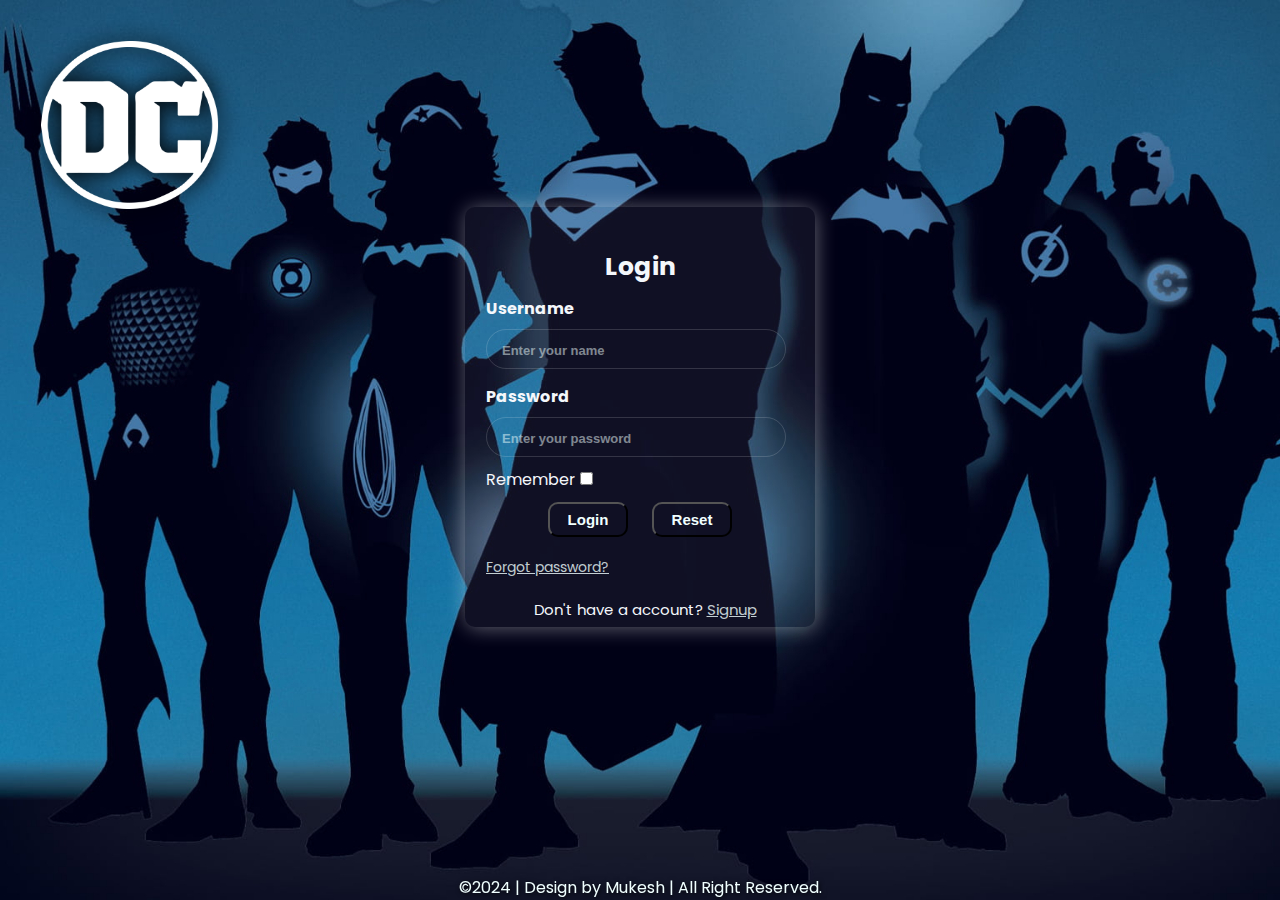
<file: index.html>
<!DOCTYPE html>
<html lang="en">

<head>
    <meta charset="UTF-8">
    <meta name="viewport" content="width=device-width, initial-scale=1.0">
    <title>DC Login</title>
    <link rel="stylesheet" href="DCstyle.css">
    <link rel="icon" href="AssetsDC/Dc/DC-Comics-Logo-PNG-File.png">
</head>

<body>
    <header>
        <div class="">
            <nav class="DClogo">
                <a href=""><img src="AssetsDC/Dc/DC-Comics-Logo-PNG-File.png" alt=""></a>
            </nav>
        </div>
    </header>
    <main>
        <div style="border: 1px solid transparent; background-color:rgba(255, 255, 255, 0.062); width: 350px; height: 420px; padding:30px 0px; margin: auto; border-radius: 10px; font-size: medium; align-items: center; color: rgba(244,247,251,255); box-shadow: 1px 1px 20px rgba(255, 255, 255, 0.39);">
            <form action="DC0 home.html" style="padding: 10px; margin-bottom: 20px; border-radius: 5px; font-size: medium;" class="login">
                <h2 style="text-align: center; font-size: 25px; padding-bottom: 10px;">Login</h2>
                <p style="text-align: left; padding-left: 10px; padding-bottom: 8px; font-size: medium; font-weight: bolder;">
                    <label for="">Username</label></p>
                    <p style="text-align: left; padding-left: 10px; padding-bottom: 15px"><input type="text" maxlength="20" size="33" placeholder="Enter your name" required style= "padding: 2px 15px; border: 1px solid rgba(255, 255, 255, 0.151); border-radius: 40px; font-size: 15px; width: 300px; height: 40px; background-color: rgba(255, 255, 255, 0);"/>
            </p>
                <p style="text-align: left; padding-left: 10px; padding-bottom: 8px; font-size: medium; font-weight: bolder;">
                    <label sfor="">Password</label></p>
                <p style="text-align: left; padding-left: 10px; padding-bottom: 10px"><input type="password" maxlength="12" placeholder="Enter your password" required style="padding: 2px 15px; border: 1px solid rgba(255, 255, 255, 0.151); border-radius: 40px; font-size: 15px; width: 300px; height: 40px; background-color: rgba(255, 255, 255, 0);"/>
            </p>
            <p style="text-align: left; padding-left: 10px; font-size: medium;">
                <label for="">Remember</label>
                <input type="checkbox" name="Remember">
            </p>
                <p style="text-align: center; padding-top: 10px; margin-bottom: 10px;">
                    <input type="submit" value="Login" style="width: 80px; height: 35px; margin-right: 20px; color: azure; background-color: rgba(255, 255, 255, 0); border-radius: 10px; font-weight: bolder; cursor: pointer; font-size: 15px;"/>
                    <!-- <button style="width: 80px; height: 35px; border: 1px solid black; padding: 8px 22px; border-radius: 10px; font-weight: bold; margin-right: 20px; background-color: rgba(255, 255, 255, 0);"><a style="text-decoration: none; color: azure;" href="/DC0 home.html">Login</a></button> -->
                <input type="Reset" style="width: 80px; height: 35px; color: azure; background-color: rgba(255, 255, 255, 0); border-radius: 10px; font-weight: bolder; cursor: pointer; font-size: 15px;"/>
              </p>
             <p style="text-align: left; padding-left: 10px; padding-bottom: 20px; padding-top: 10px; font-size: 14px;"><a style="text-decoration: underline; color: rgba(240, 255, 255, 0.801);" href="/DC00 Forgot.html">Forgot password?</a></p>   
             <p style="text-align: center; padding-left: 10px; font-size: 15px;">Don't have a account? <a style="text-decoration: underline; color: rgba(240, 255, 255, 0.801);" href="/DC00 Signup.html">Signup</a></p>
        </form>
    
        </div>
    </main>
    <footer class="main">
        <p>&copy2024 | Design by Mukesh | All Right Reserved.</p>
    </footer>
</body>


</html>
</file>
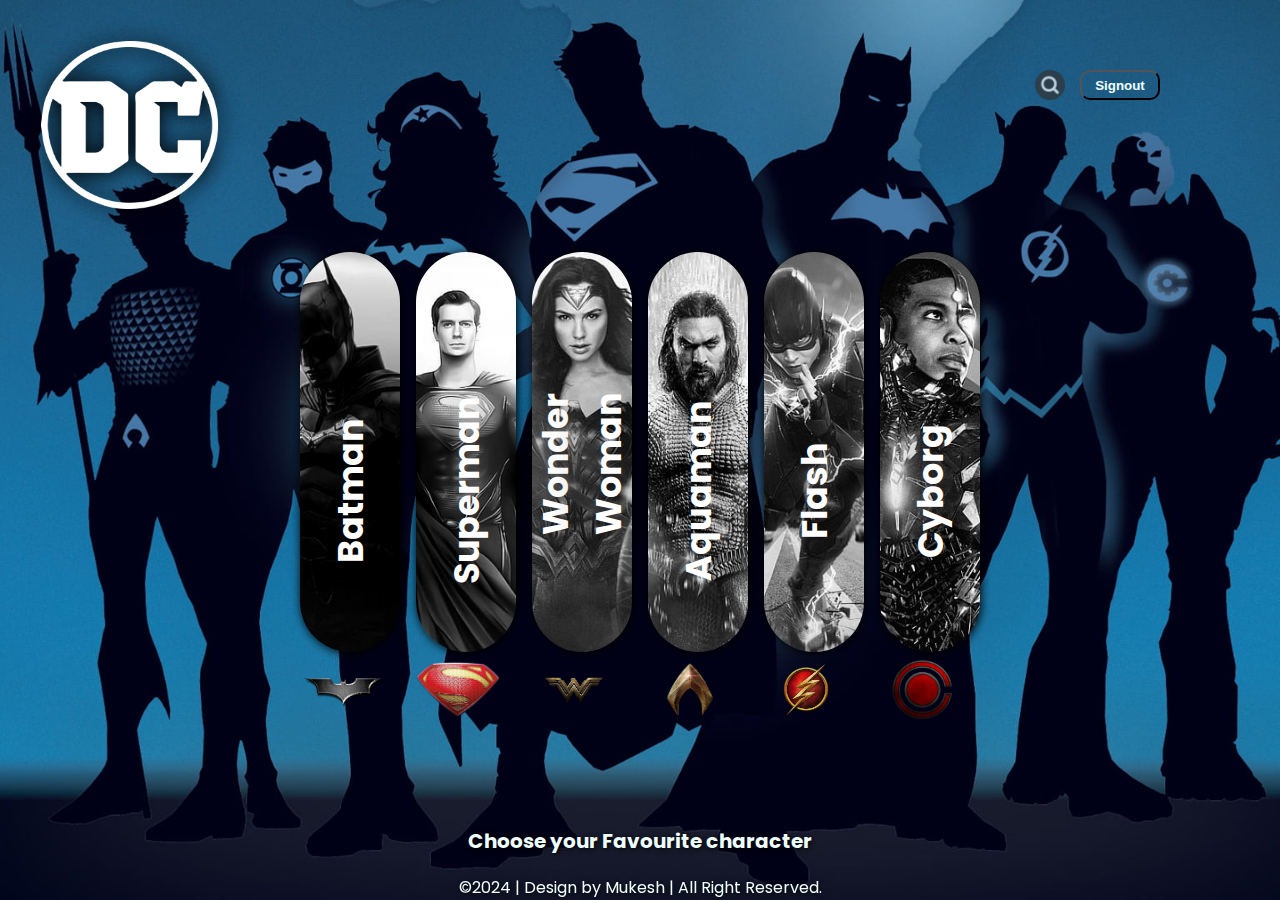
<file: DC0 home.html>
<!DOCTYPE html>
<html lang="en">

<head>
    <meta charset="UTF-8">
    <meta name="viewport" content="width=device-width, initial-scale=1.0">
    <title>DC Home</title>
    <link rel="stylesheet" href="/DCstyle.css">
    <link rel="icon" href="/AssetsDC/Dc/DC-Comics-Logo-PNG-File.png">
</head>

<body>
    <header>
        <div class="">
            <nav class="DClogo">
                <a href=""><img src="/AssetsDC/Dc/DC-Comics-Logo-PNG-File.png" alt=""></a>
            </nav>
            <div class="maininfo" style="display: flex;">
                <a style="padding-right: 15px;" href=""><img src="/AssetsDC/glass.png" alt="search" width="30" height="30"></a>
                <form action="/DC00 login.html"><input type="submit" value="Signout" style="width: 80px; height: 30px; margin-right: 20px; color: azure; background-color: rgba(255, 253, 253, 0); border-radius: 10px; font-weight: bold; cursor: pointer;"/></form>
                
            </div>
        </div>
    </header>
    <main>
        <div class="mainmenu">
            <ul class="DC">
                <li><div class="photo"><a href="/DC1 Batman.html"><img src="/AssetsDC/Dc/HD-wallpaper-2022-the-batman-movie-the-batman-batman-superheroes-movies-2022-movies.jpg" alt=""><h2>Batman</h2></a></div><div class="log"><img src="/AssetsDC/batman-icon.png" alt=""></div></li>
                <li><div class="photo"><a href="/DC2 Superman.html"><img src="/AssetsDC/Dc/HD-wallpaper-black-superman-suit-henry-cavill-superman-superheroes-artwork-artist.jpg" alt=""><h2>Superman</h2></a></div><div class="log"><img src="/AssetsDC/Dc/Superman Logo.png" alt=""></div></li>
                <li><div class="photo"><a href="/DC3 WW.html"><img src="/AssetsDC/Dc/HD-wallpaper-wonder-woman-10k-wonder-woman-gal-gadot.jpg" alt=""><h2>Wonder Woman</h2></a></div><div class="log"><img src="/AssetsDC/Dc/WW Logo.png" alt=""></div></li>
                <li><div class="photo"><a href="/DC4 Aquaman.html"><img src="/AssetsDC/Dc/HD-wallpaper-aquaman-movie-2018-new-poster-aquaman-movie-aquaman-movies-2018-movies-jason-momoa-poster.jpg" alt=""><h2>Aquaman</h2></a></div><div class="log"><img src="/AssetsDC/Dc/Aqua Logo.png" alt=""></div></li>
                <li><div class="photo"><a href="/DC5 Flash.html"><img src="/AssetsDC/Dc/HD-wallpaper-flash-the-speedster-flash-the-flash-artist-behance-superheroes.jpg" alt=""><h2>Flash</h2></a></div><div class="log"><img src="/AssetsDC/Dc/Flash Logo.png" alt=""></div></li>
                <li><div class="photo"><a href="/DC6 Cyborg.html"><img src="/AssetsDC/Dc/HD-wallpaper-justice-league-zack-snyder-s-justice-league-cyborg-dc-comics-ray-fisher-victor-stone.jpg" alt=""><h2>Cyborg</h2></a></div><div class="log"><img src="/AssetsDC/Dc/CyLogo.png" alt=""></div></li>
            </ul>
            <div class="fav">Choose your Favourite character</div>
        </div>
    </main>
    <footer class="main">
        <p>&copy2024 | Design by Mukesh | All Right Reserved.</p>
    </footer>
</body>


</html>
</file>
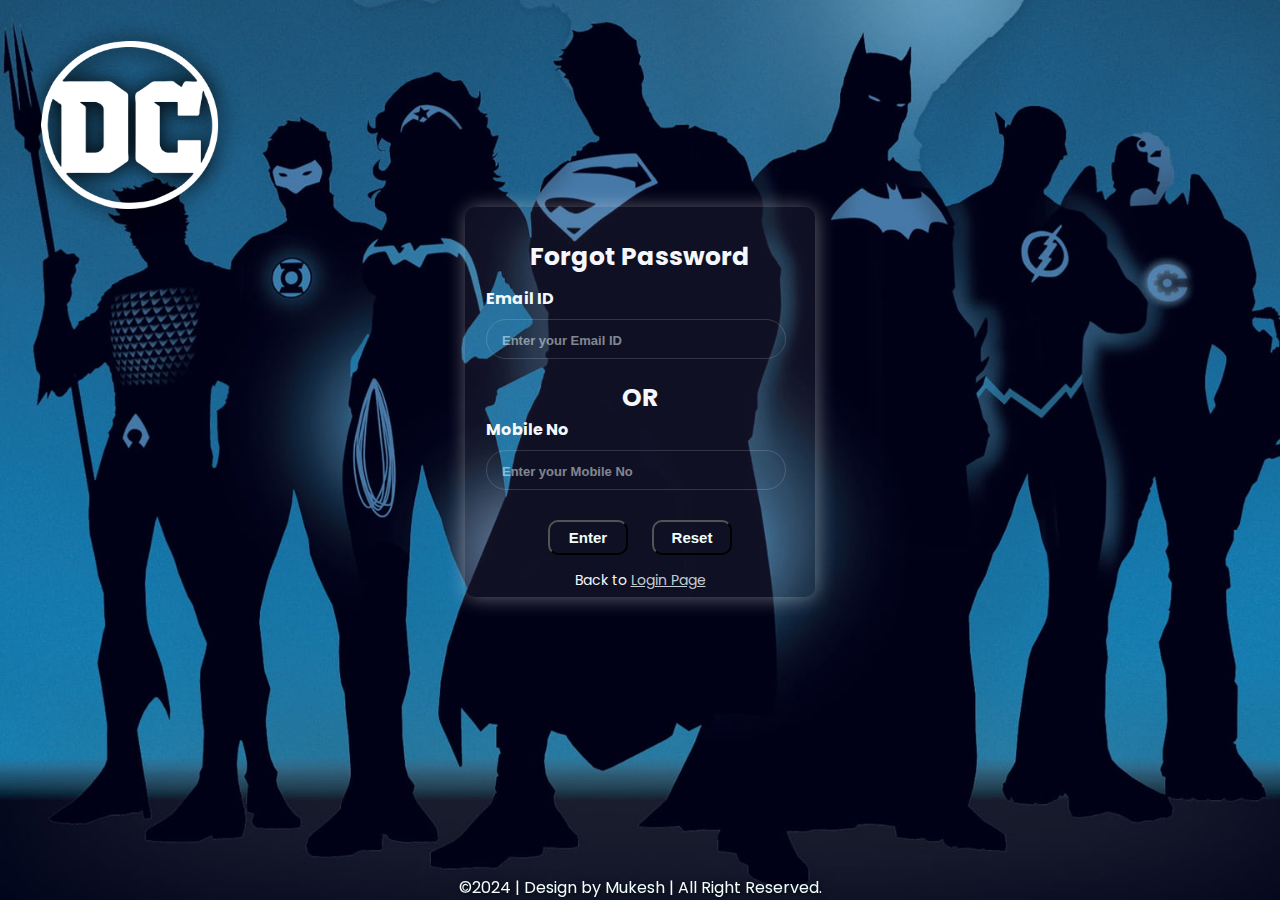
<file: DC00 Forgot.html>
<!DOCTYPE html>
<html lang="en">

<head>
    <meta charset="UTF-8">
    <meta name="viewport" content="width=device-width, initial-scale=1.0">
    <title>DC Forgot Password</title>
    <link rel="stylesheet" href="DCstyle.css">
    <link rel="icon" href="AssetsDC/Dc/DC-Comics-Logo-PNG-File.png">
</head>

<body>
    <header>
        <div class="">
            <nav class="DClogo">
                <a href=""><img src="AssetsDC/Dc/DC-Comics-Logo-PNG-File.png" alt=""></a>
            </nav>
        </div>
    </header>
    <main>
        <div style="border: 1px solid transparent; background-color:rgba(255, 255, 255, 0.062); width: 350px; height: 390px; padding: 30px 0px; margin: auto; border-radius: 10px; font-size: medium; align-items: center; color: rgba(244,247,251,255); box-shadow: 1px 1px 20px rgba(255, 255, 255, 0.39);">
            <form action="">
                <h2 style="text-align: center; font-size: 25px; padding-bottom: 10px;">Forgot Password</h2>
                <p style="text-align: left; padding-left: 20px; padding-bottom: 8px; font-size: medium; font-weight: bolder;"><label for="">Email ID</label></p>
                <p style="text-align: left; padding-left: 20px;"> <input type="email" placeholder="Enter your Email ID" maxlength="12" required style="padding: 2px 15px; border: 1px solid rgba(255, 255, 255, 0.151); border-radius: 40px; font-size: 15px; width: 300px; height: 40px; background-color: rgba(255, 255, 255, 0);"></p>
                <h2 style="text-align: center; font-size: 25px; padding-top: 20px">OR</h2>
                <p style="text-align: left; padding-left: 20px; font-size: medium; padding-bottom: 8px; font-weight: bolder;"><label for="">Mobile No</label></p>
                <p style="text-align: left; padding-left: 20px;"> <input type="tel" placeholder="Enter your Mobile No" required style="padding: 2px 15px; border: 1px solid rgba(255, 255, 255, 0.151); border-radius: 40px; font-size: 15px; width: 300px; height: 40px; background-color: rgba(255, 255, 255, 0);"></p>
                <p style="text-align: center; padding-top: 30px;">
                    <input type="submit" value="Enter" style="width: 80px; height: 35px; margin-right: 20px; color: azure; background-color: rgba(255, 255, 255, 0); font-weight: bold; border-radius: 10px; cursor: pointer; font-size: 15px;"/>
                    <input type="Reset" style="width: 80px; height: 35px; color: azure; background-color: rgba(255, 255, 255, 0); font-weight: bold; border-radius: 10px; cursor: pointer; font-size: 15px;">
                </p>  
             <p style="text-align: center; padding-top: 15px; font-size: 14px;">Back to <a style="text-decoration: underline; color: rgba(240, 255, 255, 0.801);" href="DC00 login.html">  Login Page</a></p>
            </form>
        </div>
    </main>
    <footer class="main">
        <p>&copy2024 | Design by Mukesh | All Right Reserved.</p>
    </footer>
</body>


</html>
</file>
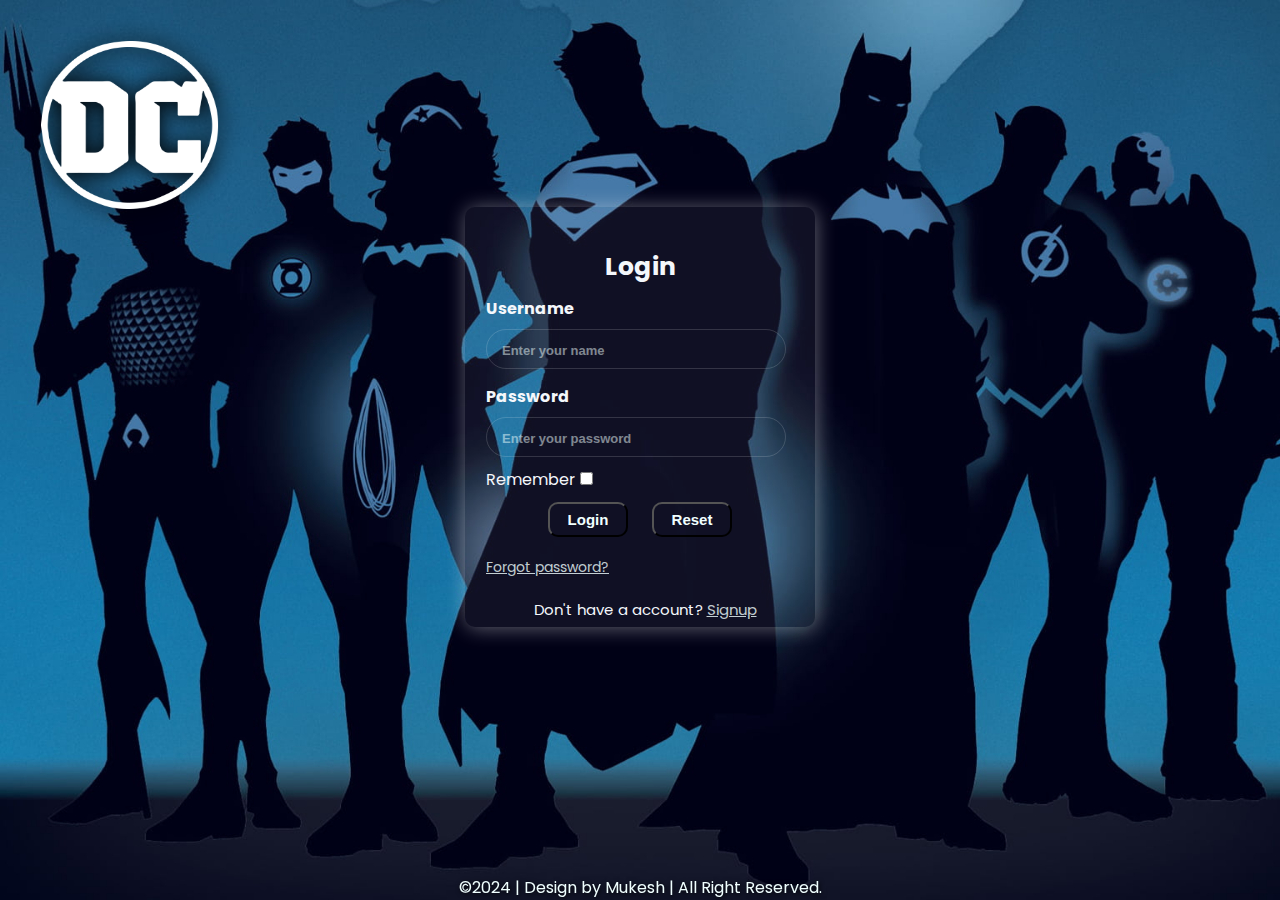
<file: DC00 login.html>
<!DOCTYPE html>
<html lang="en">

<head>
    <meta charset="UTF-8">
    <meta name="viewport" content="width=device-width, initial-scale=1.0">
    <title>DC Login</title>
    <link rel="stylesheet" href="/DCstyle.css">
    <link rel="icon" href="/AssetsDC/Dc/DC-Comics-Logo-PNG-File.png">
</head>

<body>
    <header>
        <div class="">
            <nav class="DClogo">
                <a href=""><img src="/AssetsDC/Dc/DC-Comics-Logo-PNG-File.png" alt=""></a>
            </nav>
        </div>
    </header>
    <main>
        <div style="border: 1px solid transparent; background-color:rgba(255, 255, 255, 0.062); width: 350px; height: 420px; padding:30px 0px; margin: auto; border-radius: 10px; font-size: medium; align-items: center; color: rgba(244,247,251,255); box-shadow: 1px 1px 20px rgba(255, 255, 255, 0.39);">
            <form action="DC0 home.html" style="padding: 10px; margin-bottom: 20px; border-radius: 5px; font-size: medium;" class="login">
                <h2 style="text-align: center; font-size: 25px; padding-bottom: 10px;">Login</h2>
                <p style="text-align: left; padding-left: 10px; padding-bottom: 8px; font-size: medium; font-weight: bolder;">
                    <label for="">Username</label></p>
                    <p style="text-align: left; padding-left: 10px; padding-bottom: 15px"><input type="text" maxlength="20" size="33" placeholder="Enter your name" required style= "padding: 2px 15px; border: 1px solid rgba(255, 255, 255, 0.151); border-radius: 40px; font-size: 15px; width: 300px; height: 40px; background-color: rgba(255, 255, 255, 0);"/>
            </p>
                <p style="text-align: left; padding-left: 10px; padding-bottom: 8px; font-size: medium; font-weight: bolder;">
                    <label sfor="">Password</label></p>
                <p style="text-align: left; padding-left: 10px; padding-bottom: 10px"><input type="password" maxlength="12" placeholder="Enter your password" required style="padding: 2px 15px; border: 1px solid rgba(255, 255, 255, 0.151); border-radius: 40px; font-size: 15px; width: 300px; height: 40px; background-color: rgba(255, 255, 255, 0);"/>
            </p>
            <p style="text-align: left; padding-left: 10px; font-size: medium;">
                <label for="">Remember</label>
                <input type="checkbox" name="Remember">
            </p>
                <p style="text-align: center; padding-top: 10px; margin-bottom: 10px;">
                    <input type="submit" value="Login" style="width: 80px; height: 35px; margin-right: 20px; color: azure; background-color: rgba(255, 255, 255, 0); border-radius: 10px; font-weight: bolder; cursor: pointer; font-size: 15px;"/>
                    <!-- <button style="width: 80px; height: 35px; border: 1px solid black; padding: 8px 22px; border-radius: 10px; font-weight: bold; margin-right: 20px; background-color: rgba(255, 255, 255, 0);"><a style="text-decoration: none; color: azure;" href="/DC0 home.html">Login</a></button> -->
                <input type="Reset" style="width: 80px; height: 35px; color: azure; background-color: rgba(255, 255, 255, 0); border-radius: 10px; font-weight: bolder; cursor: pointer; font-size: 15px;"/>
              </p>
             <p style="text-align: left; padding-left: 10px; padding-bottom: 20px; padding-top: 10px; font-size: 14px;"><a style="text-decoration: underline; color: rgba(240, 255, 255, 0.801);" href="/DC00 Forgot.html">Forgot password?</a></p>   
             <p style="text-align: center; padding-left: 10px; font-size: 15px;">Don't have a account? <a style="text-decoration: underline; color: rgba(240, 255, 255, 0.801);" href="/DC00 Signup.html">Signup</a></p>
        </form>
    
        </div>
    </main>
    <footer class="main">
        <p>&copy2024 | Design by Mukesh | All Right Reserved.</p>
    </footer>
</body>


</html>
</file>
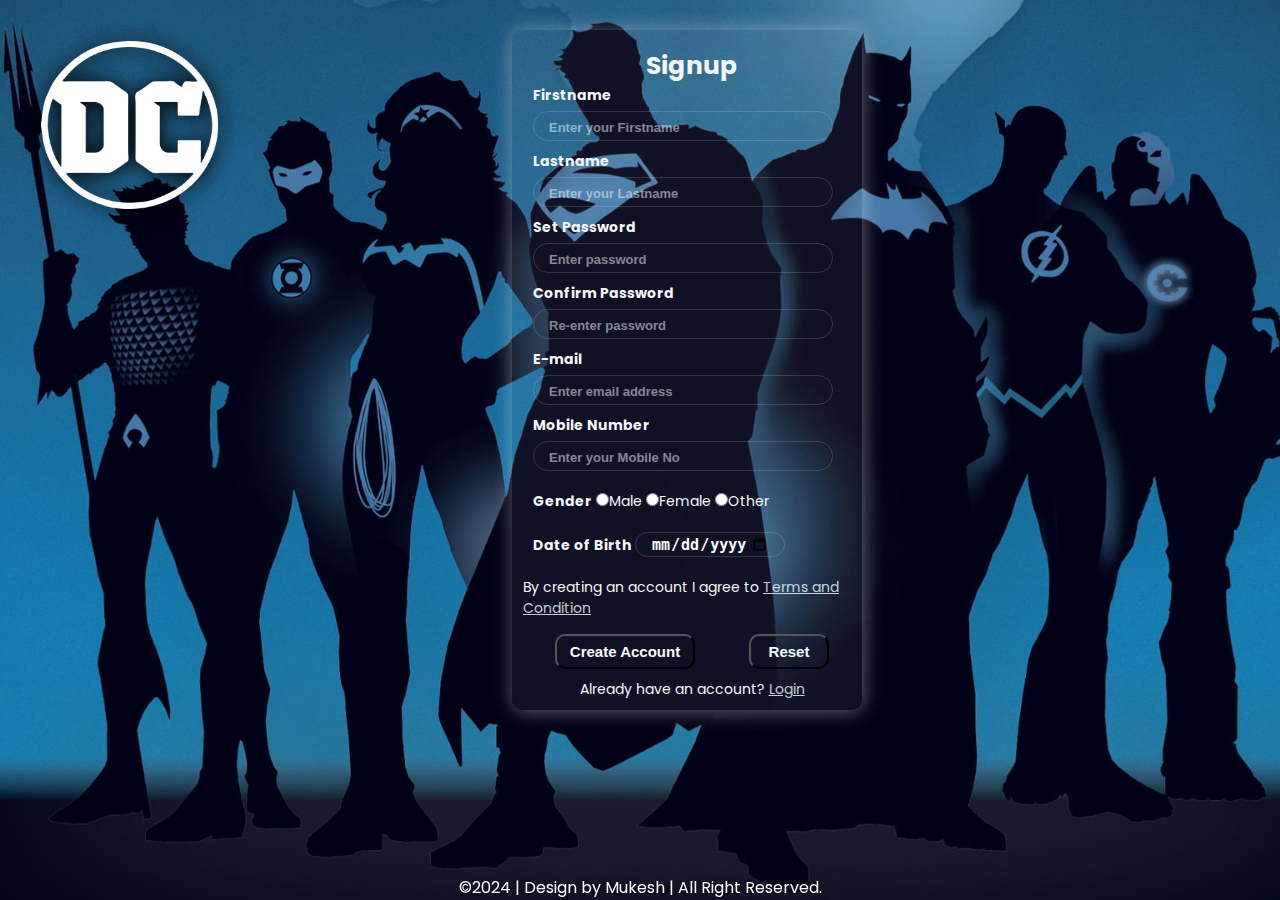
<file: DC00 Signup.html>
<!DOCTYPE html>
<html lang="en">

<head>
    <meta charset="UTF-8">
    <meta name="viewport" content="width=device-width, initial-scale=1.0">
    <title>DC Signup</title>
    <link rel="stylesheet" href="/DCstyle.css">
    <link rel="icon" href="/AssetsDC/Dc/DC-Comics-Logo-PNG-File.png">
</head>

<body>
    <header>
        <div class="">
            <nav class="DClogo">
                <a href=""><img src="/AssetsDC/Dc/DC-Comics-Logo-PNG-File.png" alt=""></a>
            </nav>
        </div>
    </header>
    <main>
        <div class="sign" style="position: absolute; top: 30px; left: 40%; border: 1px solid transparent; background-color:rgba(255, 255, 255, 0.062); width: 350px; height: 680px; padding: 0px; border-radius: 10px; font-size: medium; align-items: center; color: rgba(244,247,251,255); box-shadow: 1px 1px 20px rgba(255, 255, 255, 0.39);">
            <form action="" style="padding-top: 1px; padding-left: 10px; margin-bottom: 20px; border-radius: 5px; font-size: medium;">
                <h2 style="text-align: center; font-size: 25px; margin-top: 15px; ">Signup</h2>
                <p style="text-align: left; padding-left: 10px; padding-bottom: 5px; font-size: 14px; font-weight: bolder;">
                    <label for="">Firstname</label>
                </p>
                <p style="text-align: left; padding-left: 10px; padding-bottom: 10px;"><input type="text" maxlength="10" size="30" placeholder="Enter your Firstname" required style="padding: 2px 15px; border: 1px solid rgba(255, 255, 255, 0.151); border-radius: 40px; font-size: 15px; width: 300px; height: 30px; background-color: rgba(255, 255, 255, 0);"/>
                </p>
                <p style="text-align: left; padding-left: 10px; padding-bottom: 5px; font-size: 14px; font-weight: bolder;">
                    <label for="">Lastname</label>
                </p>
                <p style="text-align: left; padding-left: 10px; padding-bottom: 10px;"><input type="text" maxlength="10" size="30" placeholder="Enter your Lastname" required style="padding: 2px 15px; border: 1px solid rgba(255, 255, 255, 0.151); border-radius: 40px; font-size: 15px; width: 300px; height: 30px; background-color: rgba(255, 255, 255, 0);"/>
                </p>
                <p style="text-align: left; padding-left: 10px; padding-bottom: 5px; font-size: 14px; font-weight: bolder;">
                    <label for="">Set Password</label>
                </p>
                <p style="text-align: left; padding-left: 10px; padding-bottom: 10px;"><input type="password" maxlength="12" placeholder="Enter password" required style="padding: 2px 15px; border: 1px solid rgba(255, 255, 255, 0.151); border-radius: 40px; font-size: 15px; width: 300px; height: 30px; background-color: rgba(255, 255, 255, 0);"/>
                </p>
    
                <p style="text-align: left; padding-left: 10px; padding-bottom: 5px; font-size: 14px; font-weight: bolder;">
                    <label for="">Confirm Password</label>
                </p>
                <p style="text-align: left; padding-left: 10px; padding-bottom: 10px;"><input type="password" maxlength="12" placeholder="Re-enter password" required  style="padding: 2px 15px; border: 1px solid rgba(255, 255, 255, 0.151); border-radius: 40px; font-size: 15px; width: 300px; height: 30px; background-color: rgba(255, 255, 255, 0);"/>
                </p>
                <p style="text-align: left; padding-left: 10px; padding-bottom: 5px; font-size: 14px; font-weight: bolder;">
                    <label for="">E-mail</label>
                </p>
                <p style="text-align: left; padding-left: 10px; padding-bottom: 10px;"><input type="email" placeholder="Enter email address" required style="padding: 2px 15px; border: 1px solid rgba(255, 255, 255, 0.151); border-radius: 40px; font-size: 15px; width: 300px; height: 30px; background-color: rgba(255, 255, 255, 0);"/>
                </p>
    
                <p style="text-align: left; padding-left: 10px; padding-bottom: 5px; font-size: 14px; font-weight: bolder;"><label for="phone">Mobile Number</label>
                <p style="text-align: left; padding-left: 10px; padding-bottom: 20px;"><input type="tel" id="" name="phone" pattern="[0-9]{3}[0-9]{3}[0-9]{4}" maxlength="10" placeholder="Enter your Mobile No" required style="padding: 2px 15px; border: 1px solid rgba(255, 255, 255, 0.151); border-radius: 40px; font-size: 15px; width: 300px; height: 30px; background-color: rgba(255, 255, 255, 0);"></p>
    
                <p style="text-align: left; padding-left: 10px; padding-bottom: 20px; font-size: 14px;"><label for="" style="font-weight: bolder;">Gender</label>
                    <input type="radio" name="Gender">Male
                    <input type="radio" name="Gender">Female
                    <input type="radio" name="Gender">Other
                </p>
                <p style="text-align: left; padding-left: 10px; padding-bottom: 20px; font-size: 14px; font-weight: bolder;">
                <label for="">Date of Birth </label>
                <input type="date" placeholder="Date of Birth" required style="padding: 2px 15px; border: 1px solid rgba(255, 255, 255, 0.151); background-color: rgb(228, 233, 248); border-radius: 40px; font-size: 15px; width: 150px; height: 25px; background-color: rgba(255, 255, 255, 0); cursor: pointer;"/>
                </p>
                <p style="font-size: 14px; padding-bottom: 15px;">By creating an account I agree to <a style="text-decoration: underline; color: rgba(240, 255, 255, 0.801);" href="/DC0 home.html" href="">Terms and Condition</a></p>
                
                <p style="text-align: center; padding-bottom: 10px; ">
                <input type="submit" value="Create Account" style="width: 140px; height: 35px; padding: 0px 10px; margin-right: 50px;color: azure; background-color: rgba(255, 255, 255, 0); border-radius: 10px; font-weight: bold; cursor: pointer; font-size: 15px;"/>
                <input type="Reset" style="width: 80px; height: 35px; color: azure; background-color: rgba(255, 255, 255, 0); border-radius: 10px; font-weight: bold; cursor: pointer; font-size: 15px;"/>
                </p>
    
                <p style="font-size: 14px; text-align: center; padding-bottom: 15px;">Already have an account? <a style="text-decoration: underline; color: rgba(240, 255, 255, 0.801);" href="/DC00 login.html">Login</a></p>
            </form>
    
        </div>
        <div>
            <div>

            </div>
        </div>
    </main>
    <footer class="main">
        <p>&copy2024 | Design by Mukesh | All Right Reserved.</p>
    </footer>
</body>


</html>
</file>
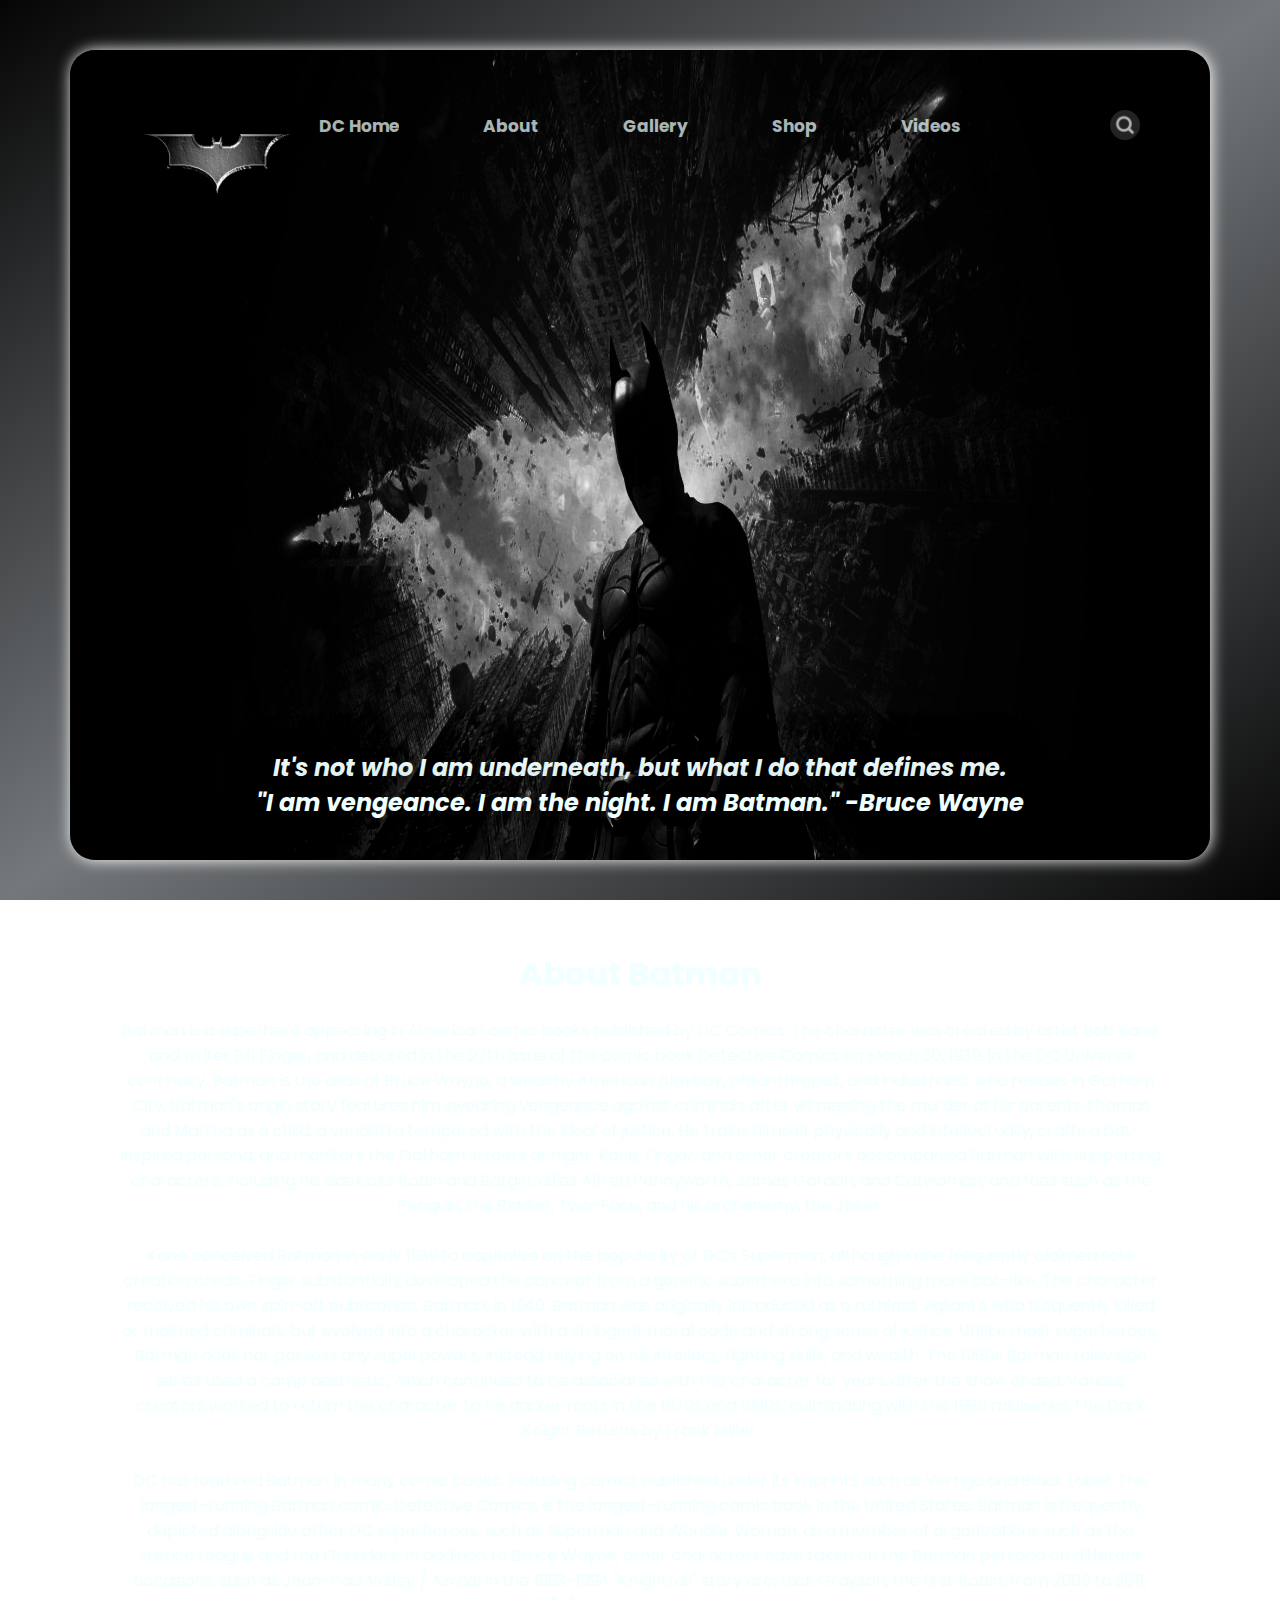
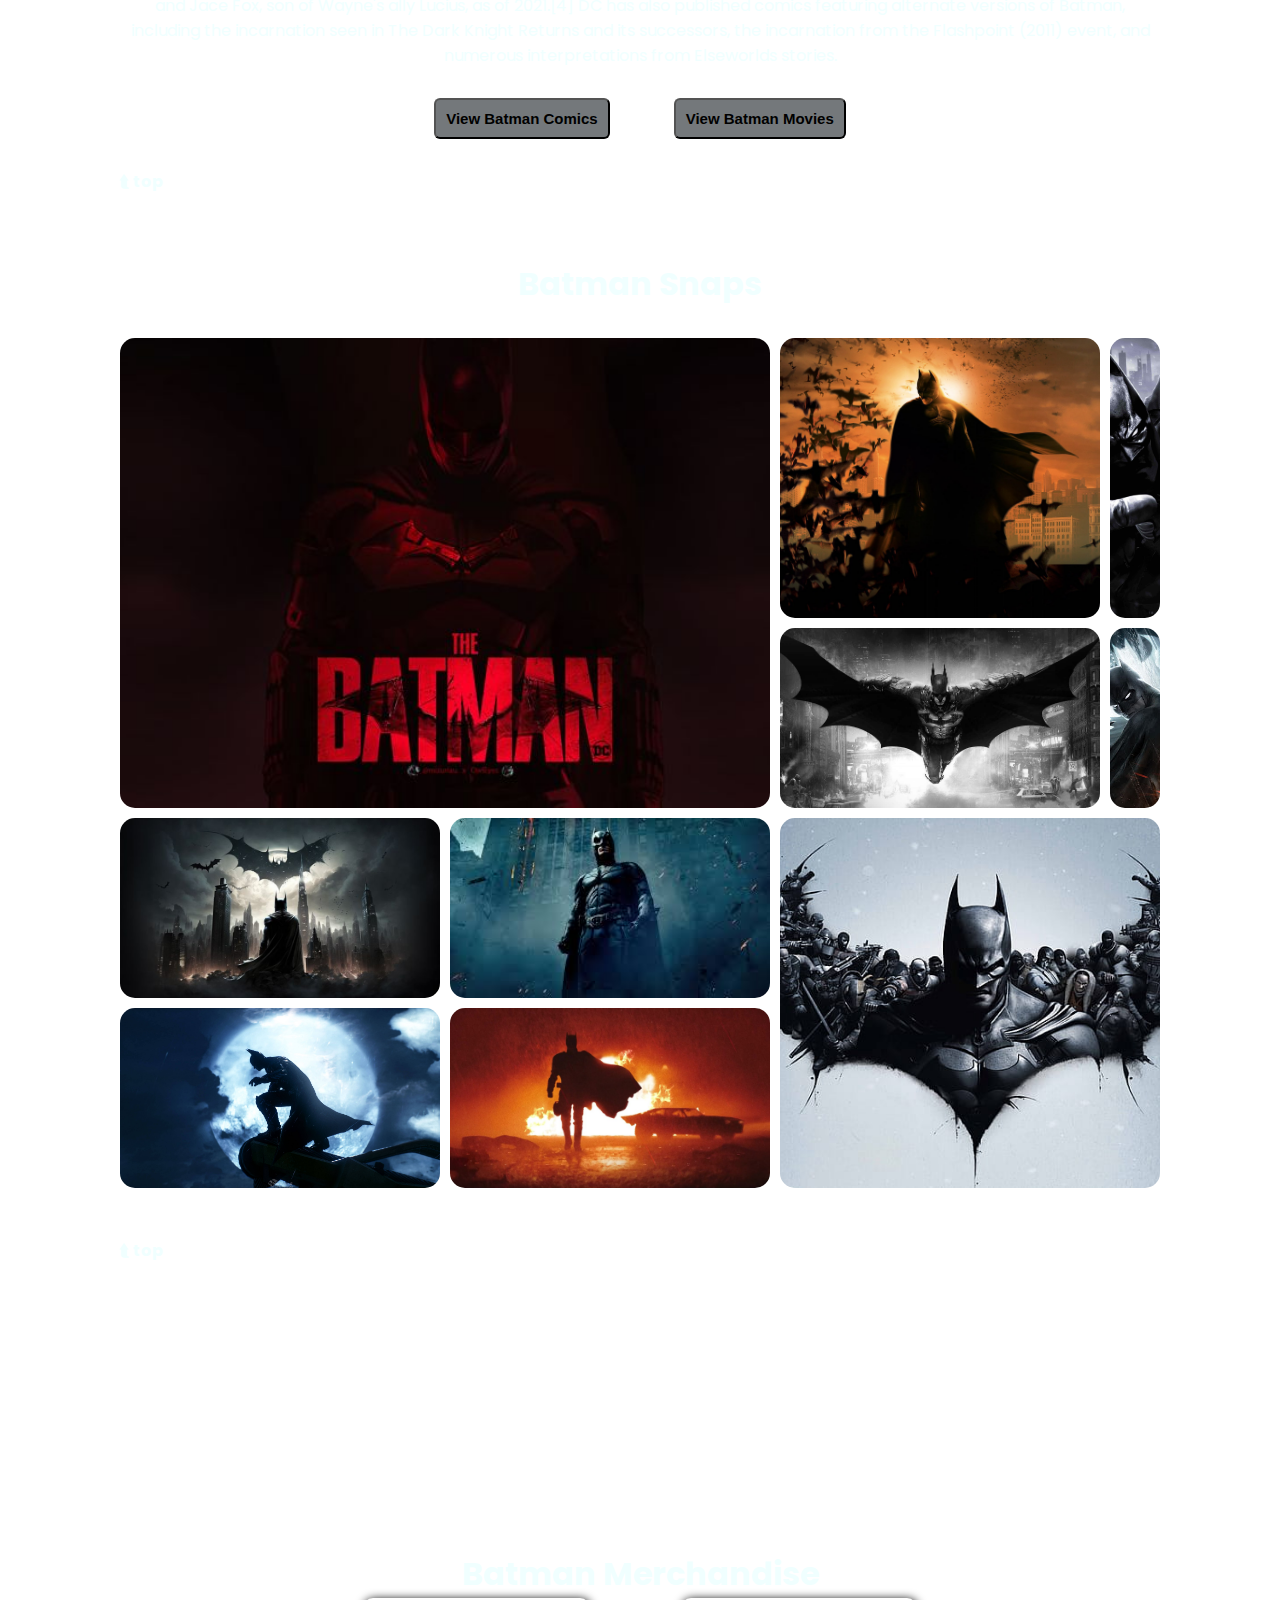
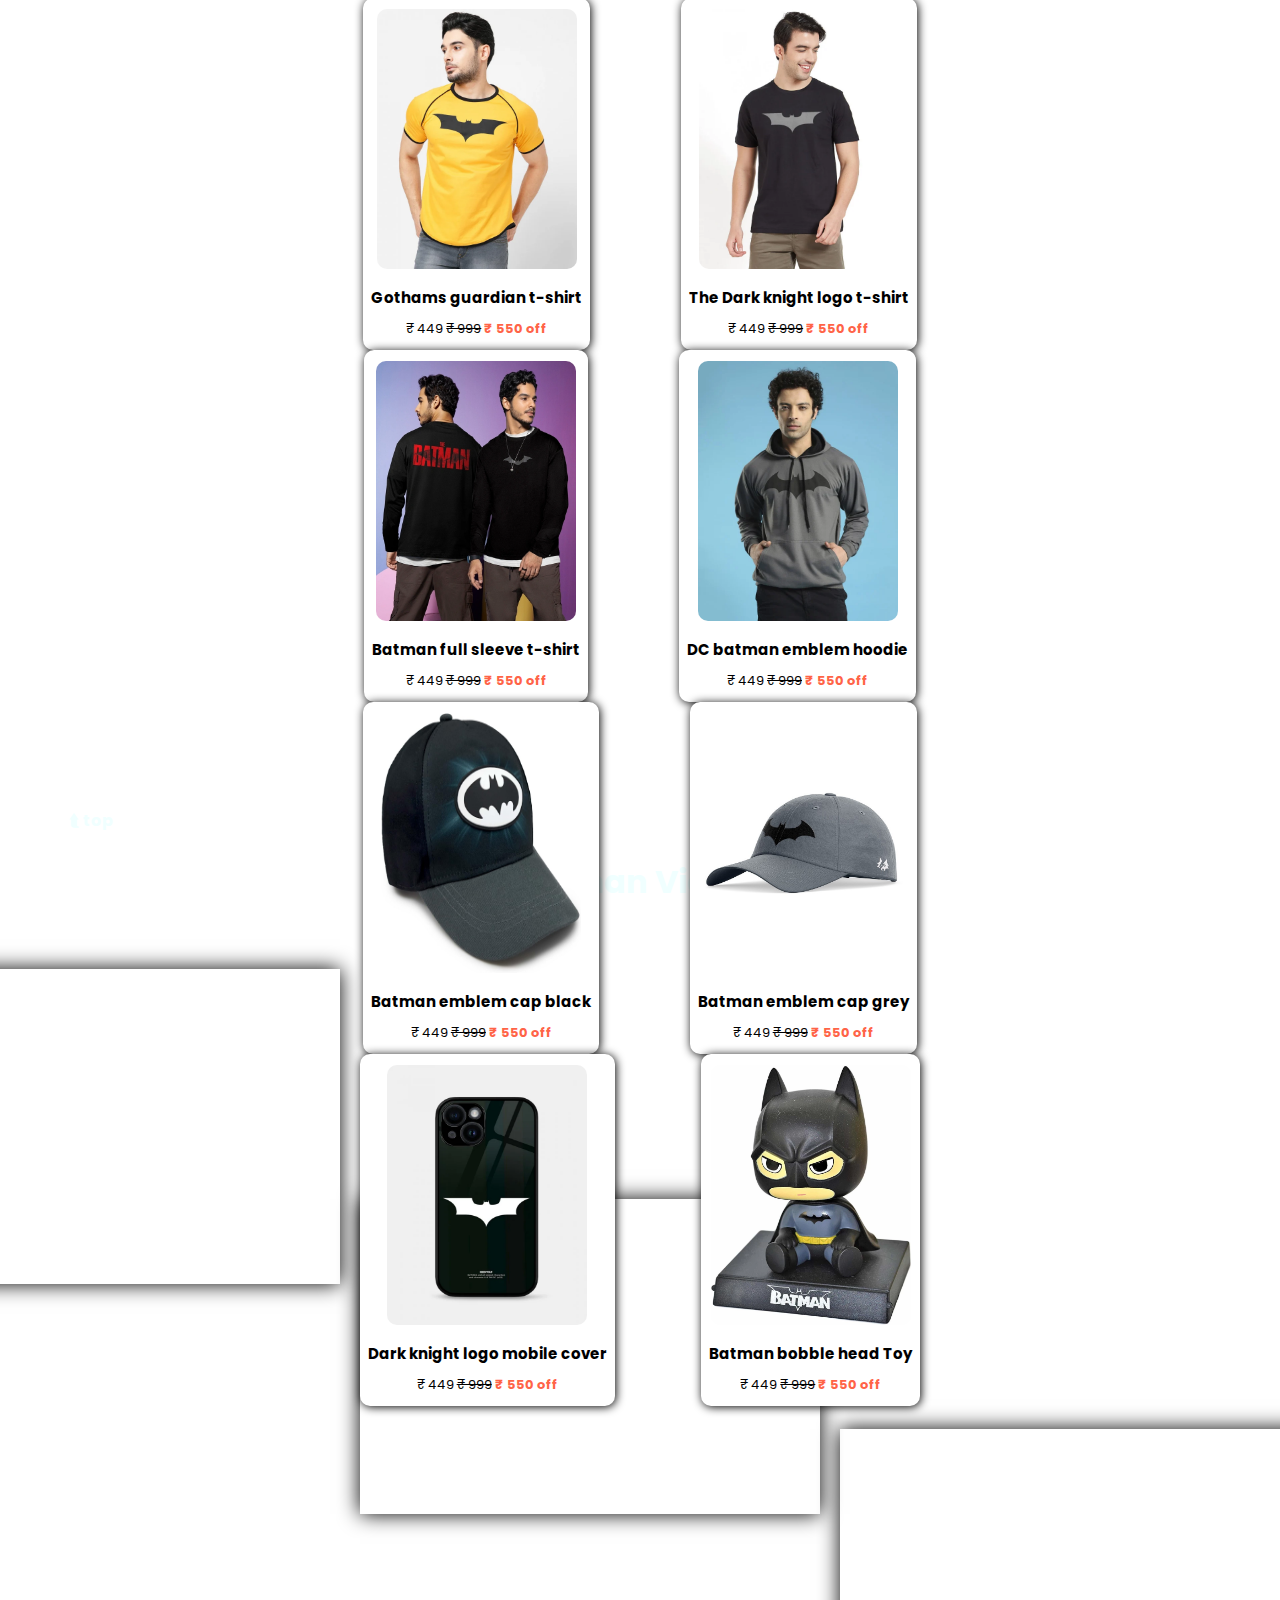
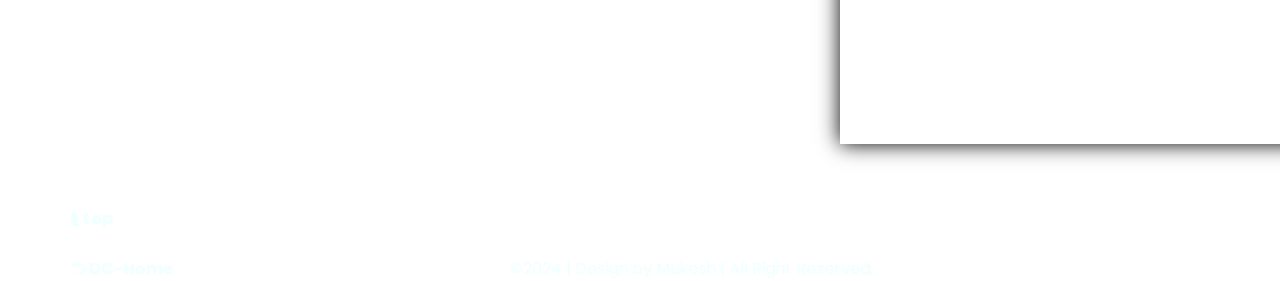
<file: DC1 Batman.html>
<!DOCTYPE html>
<html lang="en">

<head>
    <meta charset="UTF-8">
    <meta name="viewport" content="width=device-width, initial-scale=1.0">
    <title>DC Batman</title>
    <link rel="stylesheet" href="DCstyle.css">
    <link rel="icon" href="AssetsDC/batman-icon.png">
</head>

<body class="Batman">
    <header class="topic1">
        <div class="head1">
            <div>
                <img src="AssetsDC/210206.jpg" alt="Batman">
            </div>
        </div>
        <div class="container">
            <nav class="logo">
                <a href=""><img src="AssetsDC/batman-icon.png" alt="Logo"></a>
            </nav>
            <div class="menu">
                <a href="DC0 home.html">DC Home</a>
                <a href="#About">About</a>
                <a href="#Gallery">Gallery</a>
                <a href="#Shop">Shop</a>
                <a href="#Videos">Videos</a>
            </div>
            <div class="info">
                <a href=""><img src="AssetsDC/glass.png" alt="search" width="30" height="30"></a>
            </div>
            <div class="quote"><h1>It's not who I am underneath, but what I do that defines me. <br>
                "I am vengeance. I am the night. I am Batman." -Bruce Wayne</h1></div>
        </div>
        </div>
    </header>
    <main>
        <div class="topic2">

            <div id="About">
                <h1>About Batman</h1>
                <p>Batman is a superhero appearing in American comic books published by DC Comics. The character was
                    created by artist Bob Kane and writer Bill Finger, and debuted in the 27th issue of the comic book
                    Detective Comics on March 30, 1939. In the DC Universe continuity, Batman is the alias of Bruce
                    Wayne, a wealthy American playboy, philanthropist, and industrialist who resides in Gotham City.
                    Batman's origin story features him swearing vengeance against criminals after witnessing the murder
                    of his parents Thomas and Martha as a child, a vendetta tempered with the ideal of justice. He
                    trains himself physically and intellectually, crafts a bat-inspired persona, and monitors the Gotham
                    streets at night. Kane, Finger, and other creators accompanied Batman with supporting characters,
                    including his sidekicks Robin and Batgirl; allies Alfred Pennyworth, James Gordon, and Catwoman; and
                    foes such as the Penguin, the Riddler, Two-Face, and his archenemy, the Joker. <br> <br>
                    Kane conceived Batman in early 1939 to capitalize on the popularity of DC's Superman; although Kane
                    frequently claimed sole creation credit, Finger substantially developed the concept from a generic
                    superhero into something more bat-like. The character received his own spin-off publication, Batman,
                    in 1940. Batman was originally introduced as a ruthless vigilante who frequently killed or maimed
                    criminals, but evolved into a character with a stringent moral code and strong sense of justice.
                    Unlike most superheroes, Batman does not possess any superpowers, instead relying on his intellect,
                    fighting skills, and wealth. The 1960s Batman television series used a camp aesthetic, which
                    continued to be associated with the character for years after the show ended. Various creators
                    worked to return the character to his darker roots in the 1970s and 1980s, culminating with the 1986
                    miniseries The Dark Knight Returns by Frank Miller. <br> <br>
                    DC has featured Batman in many comic books, including comics published under its imprints such as
                    Vertigo and Black Label. The longest-running Batman comic, Detective Comics, is the longest-running
                    comic book in the United States. Batman is frequently depicted alongside other DC superheroes, such
                    as Superman and Wonder Woman, as a member of organizations such as the Justice League and the
                    Outsiders. In addition to Bruce Wayne, other characters have taken on the Batman persona on
                    different occasions, such as Jean-Paul Valley / Azrael in the 1993–1994 "Knightfall" story arc; Dick
                    Grayson, the first Robin, from 2009 to 2011; and Jace Fox, son of Wayne's ally Lucius, as of
                    2021.[4] DC has also published comics featuring alternate versions of Batman, including the
                    incarnation seen in The Dark Knight Returns and its successors, the incarnation from the Flashpoint
                    (2011) event, and numerous interpretations from Elseworlds stories.</p>
                <div>
                    <button><a href="https://en.wikipedia.org/wiki/List_of_Batman_comics">View Batman
                            Comics</a></button>

                    <button><a
                            href="https://www.google.com/search?q=about+batman&rlz=1C1CHBD_enIN1045IN1045&oq=about+batm&gs_lcrp=EgZjaHJvbWUqBwgBEAAYgAQyBggAEEUYOTIHCAEQABiABDIJCAIQABgKGIAEMgcIAxAAGIAEMgkIBBAAGAoYgAQyCQgFEAAYChiABDIJCAYQABgKGIAEMgYIBxBFGDzSAQg2MDk1ajBqN6gCALACAA&sourceid=chrome&ie=UTF-8#wgvs=e&wptab=si:ACC90nxQXWHmGvr2CIqwDvYs0zYYDQXGo6ReteUf1d5Qn3bA_SDLRruzq_78eAtddDrgqOv2APHSF-EkHA-hIUQys9lHt3EqZ6CN8KnHboOIlXMY3MZVmrXoxAbzfc9odsWtyudUfebb">View
                            Batman Movies</a></button>
                </div>
                <div><p class="toppage"><a href="#">&#11180 top</a></p></div>
            </div>
        </div>
        <div class="topic3">
            <div id="Gallery">
                <h1>Batman Snaps</h1>
                <div class="Gallery">
                    <div class="batimg1"><img src="AssetsDC/batman/100e40496828d3aff5f25586879cd7cd.jpg" alt=""></div>
                    <div class="batimg2"><img src="AssetsDC/batman/7cf4f42c90e4ff1bf844dc0795f7a2e8.jpg" alt=""></div>
                    <div class="batimg3"><img
                            src="/AssetsDC/batman/batman-reaching-an-enemy-arkham-city-4k-260omdnc14g9r1ei.jpg" alt="">
                    </div>
                    <div class="batimg4"><img src="AssetsDC/batman/batman-laptop-ciluigv1xjrqmfgk.jpg" alt=""></div>
                    <div class="batimg5"><img src="AssetsDC/batman/unnamed.jpg" alt=""></div>
                    <div class="batimg6"><img src="AssetsDC/batman/cc16a8abaa587004453323fc624a1264.jpg" alt=""></div>
                    <div class="batimg7"><img src="AssetsDC/batman/images.jpg" alt=""></div>
                    <div class="batimg8"><img
                            src="AssetsDC/batman/silhouetted-batman-arkham-city-4k-y12jb6zbrytas8kz.jpg" alt=""></div>
                    <div class="batimg9"><img src="AssetsDC/batman/the-batman-thumb-1500x844.jpg" alt=""></div>
                    <div class="batimg10"><img
                            src="AssetsDC/batman/batman-4k-computer-desktop-backgrounds-wallpaper-preview.jpg" alt="">
                    </div>
                </div>
                
            </div>
            <br> <br>
            <div><p class="toppage"><a href="#">&#11180 top</a></p></div>
        </div>
        <div id="Shop">
            <h1>Batman Merchandise</h1>
            <div class="topi4">
                <div class="parent">
                    <div class="card">
                        <a href=""><img
                                src="AssetsDC/batman/gothams-guardian-drop-cut-t-shirt-india-model-front-600x800.webp"
                                alt=""></a>
                        <div class="content">
                            <h1>Gothams guardian t-shirt</h1>
                            <p>₹ 449 <s>₹ 999</s> <b>₹ 550 off</b></p>
                        </div>
                    </div>
                </div>
                <div class="parent">
                    <div class="card">
                        <a href=""><img src="AssetsDC/batman/the-dark-knight-logo-t-shirt-model-600x800.webp"
                                alt=""></a>
                        <div class="content">
                            <h1>The Dark knight logo t-shirt</h1>
                            <p>₹ 449 <s>₹ 999</s> <b>₹ 550 off</b></p>
                        </div>
                    </div>
                </div>
                <div class="parent">
                    <div class="card">
                        <a href=""><img
                                src="AssetsDC/batman/batman-vengeance-full-sleeve-t-shirt-479578-1708697744-1.webp"
                                alt=""></a>
                        <div class="content">
                            <h1>Batman full sleeve t-shirt</h1>
                            <p>₹ 449 <s>₹ 999</s> <b>₹ 550 off</b></p>
                        </div>
                    </div>
                </div>
                <div class="parent">
                    <div class="card">
                        <a href=""><img src="AssetsDC/batman/dc-batman-emblem-hoodie-model-front-600x800.webp"
                                alt=""></a>
                        <div class="content">
                            <h1>DC batman emblem hoodie</h1>
                            <p>₹ 449 <s>₹ 999</s> <b>₹ 550 off</b></p>
                        </div>
                    </div>
                </div>
                <div class="parent">
                    <div class="card">
                        <a href=""><img src="AssetsDC/batman/71bqR93IwrL._AC_UY1100_.jpg" alt=""></a>
                        <div class="content">
                            <h1>Batman emblem cap black</h1>
                            <p>₹ 449 <s>₹ 999</s> <b>₹ 550 off</b></p>
                        </div>
                    </div>
                </div>
                <div class="parent">
                    <div class="card">
                        <a href=""><img src="AssetsDC/batman/batman-emblem-cap-india-700x933.jpg" alt=""></a>
                        <div class="content">
                            <h1>Batman emblem cap grey</h1>
                            <p>₹ 449 <s>₹ 999</s> <b>₹ 550 off</b></p>
                        </div>
                    </div>
                </div>
                <div class="parent">
                    <div class="card">
                        <a href=""><img src="AssetsDC/batman/the-dark-knight-logo-mobile-cover-india-1-600x800.webp"
                                alt=""></a>
                        <div class="content">
                            <h1>Dark knight logo mobile cover</h1>
                            <p>₹ 449 <s>₹ 999</s> <b>₹ 550 off</b></p>
                        </div>
                    </div>
                </div>
                <div class="parent">
                    <div class="card">
                        <a href=""><img
                                src="AssetsDC/batman/bobble-head-figure-car-dashboard-accessories-universal-for-all-original-imafgcdsnjvvwkhw.webp"
                                alt=""></a>
                        <div class="content">
                            <h1 class="title">Batman bobble head Toy </h1>
                            <p>₹ 449 <s>₹ 999</s> <b>₹ 550 off</b></p>
                        </div>
                    </div>
                </div>
            </div>
            <div><p class="toppage"><a href="#">&#11180 top</a></p></div>
            <br> <br>
        <div id="Videos">
                    <h1>Batman Videos</h1>
                    <div class="videos">
                        <div class="vid1"><iframe width="560" height="315" src="https://www.youtube.com/embed/videoseries?si=3DtazPYH9uPuU0Ta&amp;list=PLqYoiTryxh2MKxzlCPl1-OXFD885sgNio" title="YouTube video player" frameborder="0" allow="accelerometer; autoplay; clipboard-write; encrypted-media; gyroscope; picture-in-picture; web-share" referrerpolicy="strict-origin-when-cross-origin" allowfullscreen></iframe></div>
                        <div class="vid2"><iframe width="560" height="315" src="https://www.youtube.com/embed/videoseries?si=oM_lMROhl5XU-R8Y&amp;list=PLqYoiTryxh2ON7Q6TyXeamoieROMlqEsU" title="YouTube video player" frameborder="0" allow="accelerometer; autoplay; clipboard-write; encrypted-media; gyroscope; picture-in-picture; web-share" referrerpolicy="strict-origin-when-cross-origin" allowfullscreen></iframe></div>
                        <div class="vid3"><iframe width="560" height="315" src="https://www.youtube.com/embed/videoseries?si=91aZffg2ifyGfR2m&amp;list=PLUgOMsz7gDYup8r18dmB7LiHolMUFD8Aq" title="YouTube video player" frameborder="0" allow="accelerometer; autoplay; clipboard-write; encrypted-media; gyroscope; picture-in-picture; web-share" referrerpolicy="strict-origin-when-cross-origin" allowfullscreen></iframe></div>
                    
                    </div>
                </div>
        </div>
    </main>
    <footer>
        <div class="left">
            <p><a href="#">&#11180 top</a></p> <br> <br>
            <p><a href="DC0 home.html">&#11148 DC-Home</a></p>
        </div>
    <p>&copy2024 | Design by Mukesh | All Right Reserved.</p>
    </footer>


</body>

</html>
</file>
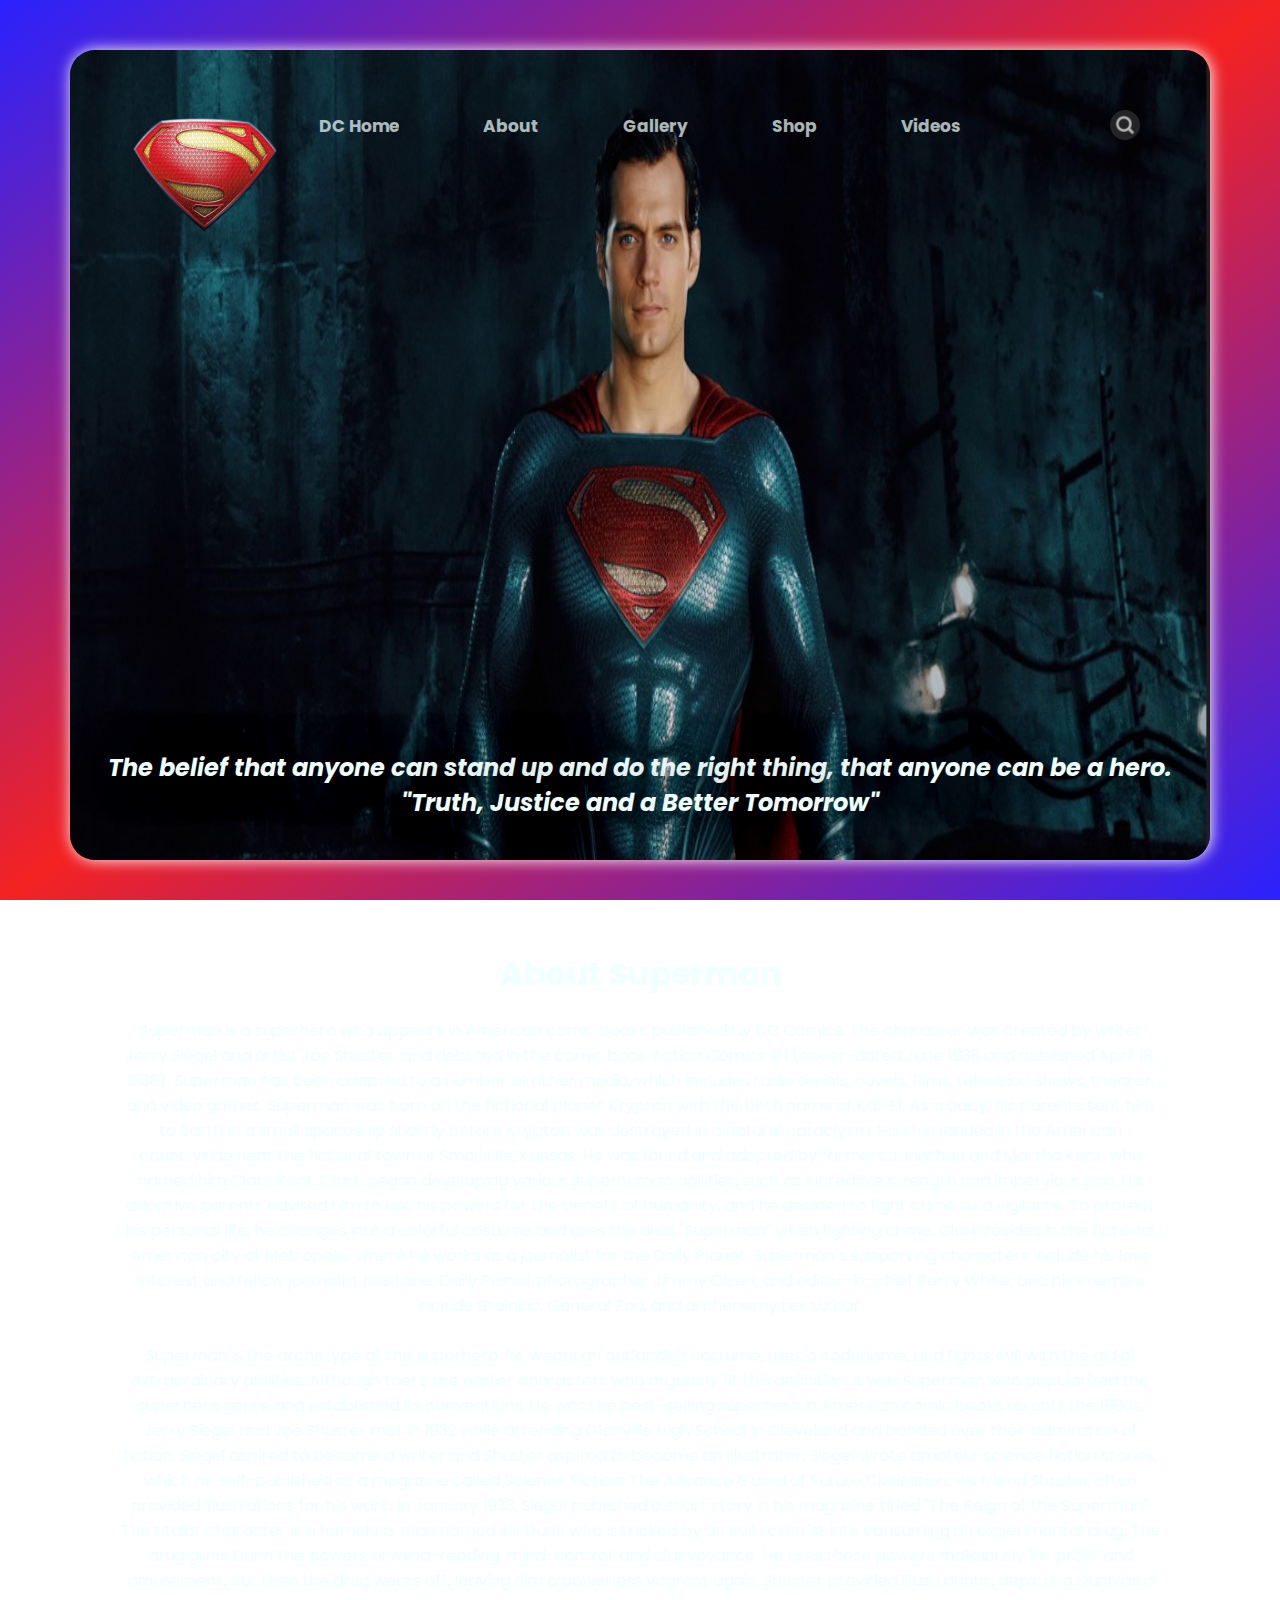
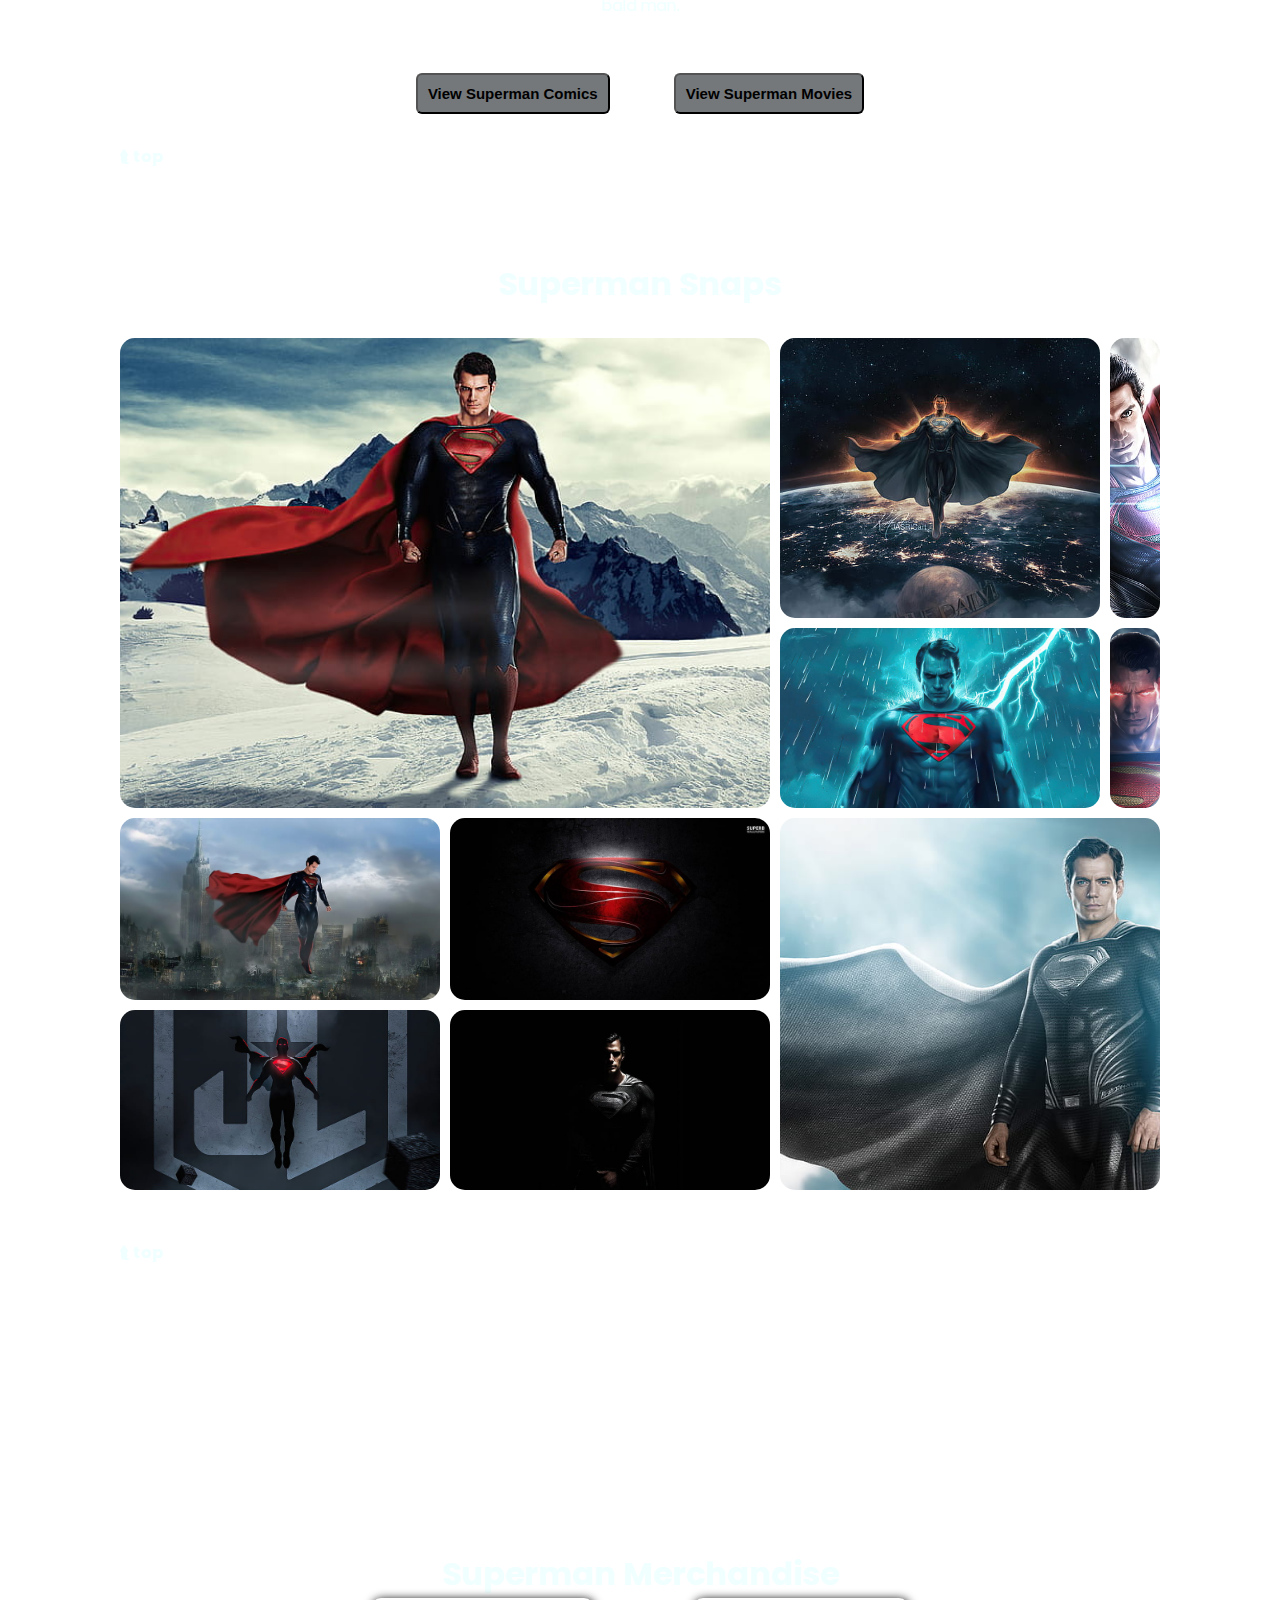
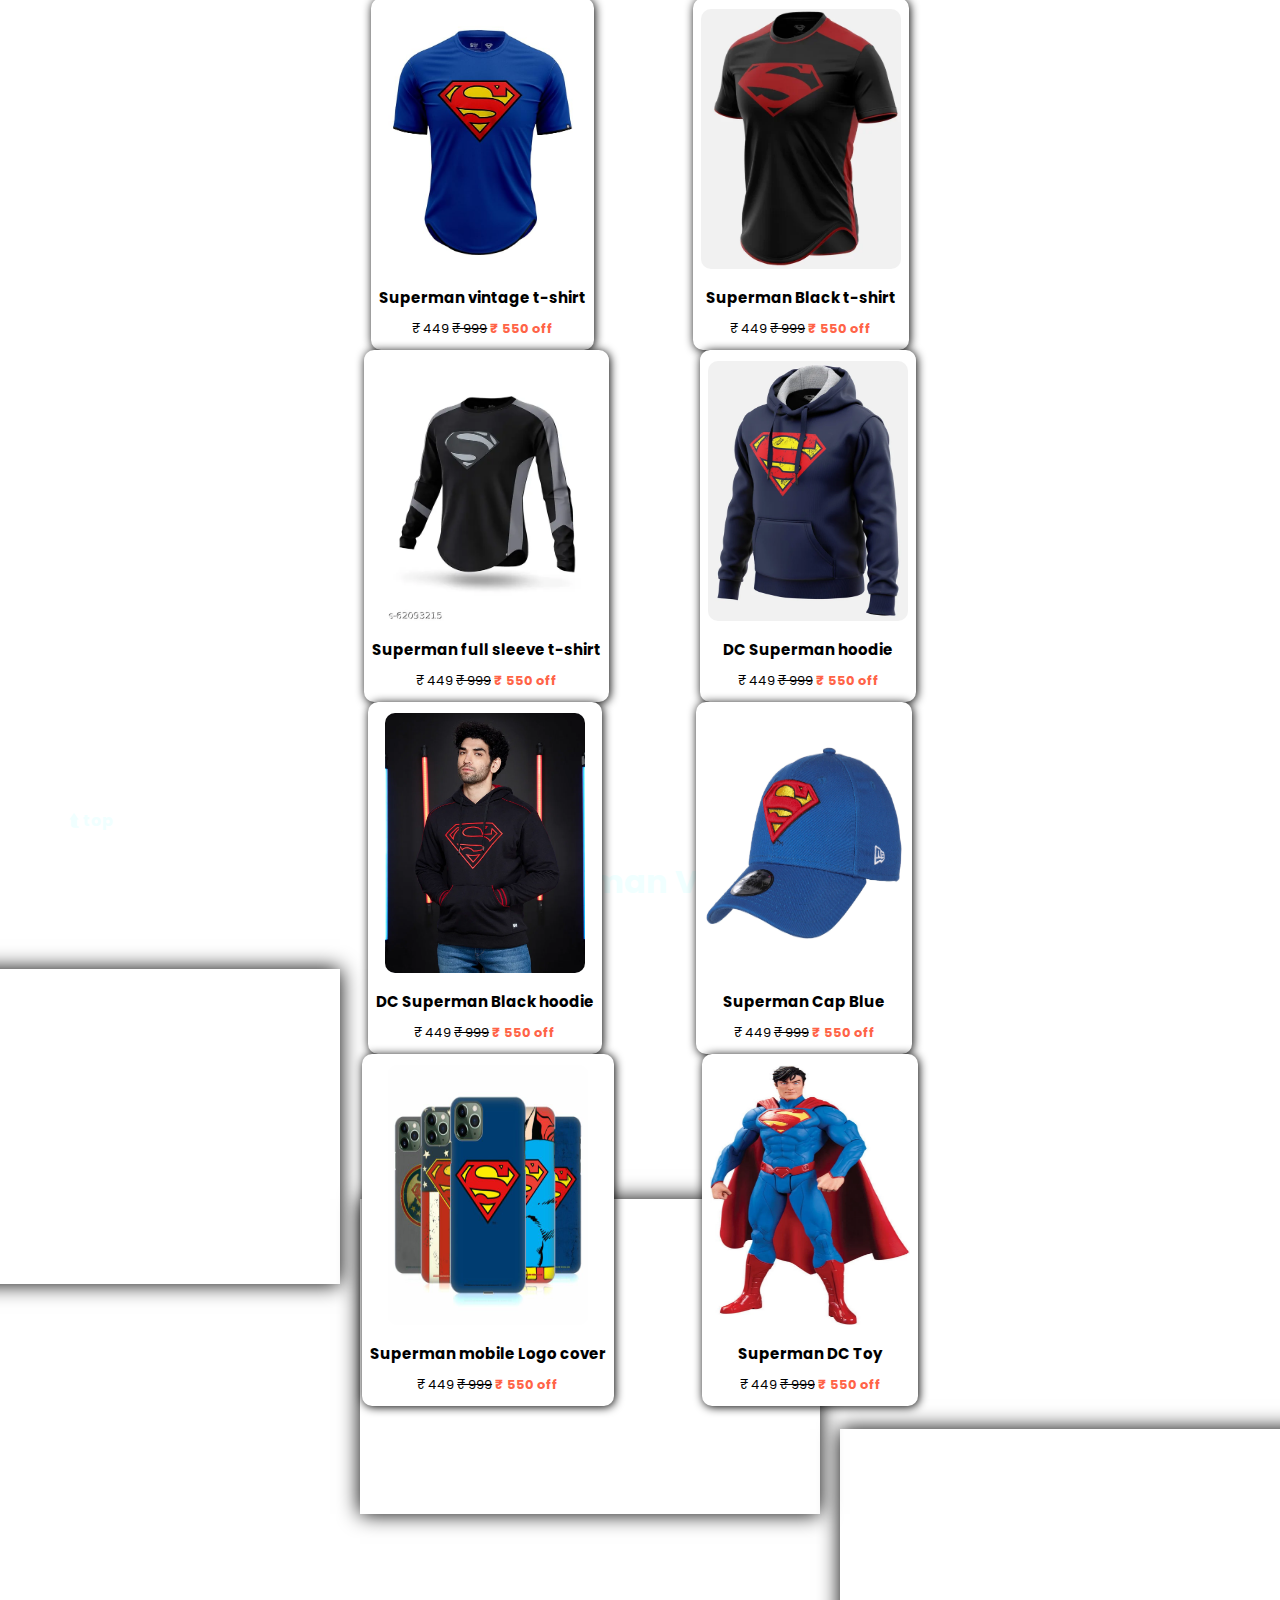
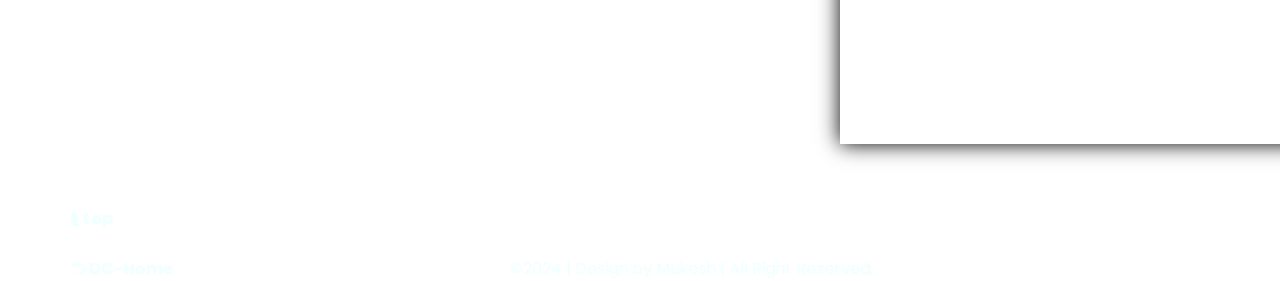
<file: DC2 Superman.html>
<!DOCTYPE html>
<html lang="en">

<head>
    <meta charset="UTF-8">
    <meta name="viewport" content="width=device-width, initial-scale=1.0">
    <title>DC Superman</title>
    <link rel="stylesheet" href="DCstyle.css">
    <link rel="icon" href="AssetsDC/superman/Superman Logo.png">
</head>

<body class="Superman">
    <header class="topic1">
        <div class="head1">
            <div>
                <img src="AssetsDC/superman/Screenshot 2024-06-12 135658.jpg" alt="Superman" loading="lazy">
            </div>
        </div>
        <div class="container">
            <nav class="Suplogo">
                <a href=""><img src="AssetsDC/superman/Superman Logo.png" alt="Logo"></a>
            </nav>
            <div class="menu">
                <a href="DC0 home.html">DC Home</a>
                <a href="#About">About</a>
                <a href="#Gallery">Gallery</a>
                <a href="#Shop">Shop</a>
                <a href="#Videos">Videos</a>
            </div>
            <div class="info">
                <a href=""><img src="AssetsDC/glass.png" alt="search" width="30" height="30"></a>
            </div>
            <div class="quote"><h1>The belief that anyone can stand up and do the right thing, that anyone can be a hero. <br>
                "Truth, Justice and a Better Tomorrow"</h1></div>
        </div>
        </div>
    </header>
    <main>
        <div class="topic2">

            <div id="About">
                <h1>About Superman</h1>
                <p>Superman is a superhero who appears in American comic books published by DC Comics. The character was created by writer Jerry Siegel and artist Joe Shuster, and debuted in the comic book Action Comics #1 (cover-dated June 1938 and published April 18, 1938). Superman has been adapted to a number of other media, which includes radio serials, novels, films, television shows, theater, and video games. Superman was born on the fictional planet Krypton with the birth name of Kal-El. As a baby, his parents sent him to Earth in a small spaceship shortly before Krypton was destroyed in a natural cataclysm. His ship landed in the American countryside near the fictional town of Smallville, Kansas. He was found and adopted by farmers Jonathan and Martha Kent, who named him Clark Kent. Clark began developing various superhuman abilities, such as incredible strength and impervious skin. His adoptive parents advised him to use his powers for the benefit of humanity, and he decided to fight crime as a vigilante. To protect his personal life, he changes into a colorful costume and uses the alias "Superman" when fighting crime. Clark resides in the fictional American city of Metropolis, where he works as a journalist for the Daily Planet. Superman's supporting characters include his love interest and fellow journalist Lois Lane, Daily Planet photographer Jimmy Olsen, and editor-in-chief Perry White, and his enemies include Brainiac, General Zod, and archenemy Lex Luthor. <br> <br>
                    
                Superman is the archetype of the superhero: he wears an outlandish costume, uses a codename, and fights evil with the aid of extraordinary abilities. Although there are earlier characters who arguably fit this definition, it was Superman who popularized the superhero genre and established its conventions. He was the best-selling superhero in American comic books up until the 1980s. Jerry Siegel and Joe Shuster met in 1932 while attending Glenville High School in Cleveland and bonded over their admiration of fiction. Siegel aspired to become a writer and Shuster aspired to become an illustrator. Siegel wrote amateur science fiction stories, which he self-published as a magazine called Science Fiction: The Advance Guard of Future Civilization. His friend Shuster often provided illustrations for his work. In January 1933, Siegel published a short story in his magazine titled "The Reign of the Superman". The titular character is a homeless man named Bill Dunn who is tricked by an evil scientist into consuming an experimental drug. The drug gives Dunn the powers of mind-reading, mind-control, and clairvoyance. He uses these powers maliciously for profit and amusement, but then the drug wears off, leaving him a powerless vagrant again. Shuster provided illustrations, depicting Dunn as a bald man. <br> <br>
                 </p>
                <div>
                    <button><a href="https://en.wikipedia.org/wiki/List_of_Superman_comics">View Superman
                            Comics</a></button>

                    <button><a
                            href="https://www.google.com/search?q=dc+superman+movie+films&sca_esv=49e42cec2986189a&sca_upv=1&rlz=1C1CHBD_enIN1045IN1045&ei=ttZlZoOdCpm94-EPl9asoAk&oq=dc+supmovie+films&gs_lp=[base64]&sclient=gws-wiz-serp">View
                            Superman Movies</a></button>
                </div>
                <div><p class="toppage"><a href="#">&#11180 top</a></p></div>
            </div>
        </div>
        <div class="topic3">
            <div id="Gallery">
                <h1>Superman Snaps</h1>
                <div class="Gallery">
                    <div class="batimg1"><img src="AssetsDC/superman/clark-superman-2020-superman-superheroes-artwork.jpg" alt="" loading="lazy"></div>
                    <div class="batimg2"><img src="AssetsDC/superman/justice-league-zack-superman-black-suit-justice-league-superman-2021-movies-movies-deviantart.jpg" alt="" loading="lazy"></div>
                    <div class="batimg3"><img src="AssetsDC/superman/superman-clark-kent-superman-superheroes-artwork-henry-cavill.jpg" alt="" loading="lazy"></div>
                    <div class="batimg4"><img src="AssetsDC/superman/krypton-superman-superman-superheroes-artwork-artist.jpg" alt="" loading="lazy"></div>
                    <div class="batimg5"><img src="AssetsDC/superman/superman-henry-superman-superheroes-artwork-deviantart.jpg" alt="" loading="lazy"></div>
                    <div class="batimg6"><img src="AssetsDC/superman/superman-superman-superheroes-artwork-artist.jpg" alt="" loading="lazy"></div>
                    <div class="batimg7"><img src="AssetsDC/superman/man-of-steel-superman-logo-superman-superman-s.jpg" alt="" loading="lazy"></div>
                    <div class="batimg8"><img src="AssetsDC/superman/justice-league-superman-justice-league-superman-superheroes-artwork-artist.jpg" alt="" loading="lazy"></div>
                    <div class="batimg9"><img src="AssetsDC/superman/black-suit-superman-2020-superman-superheroes-artwork-artist.jpg" alt="" loading="lazy"></div>
                    <div class="batimg10"><img src="AssetsDC/superman/black-superman-superman-superheroes-artwork-artist-artstation.jpg" alt="" loading="lazy">
                    </div>
                </div>
            </div>
            <br> <br>
            <div><p class="toppage"><a href="#">&#11180 top</a></p></div>
        </div>
        <div id="Shop">
            <h1>Superman Merchandise</h1>
            <div class="topi4">
                <div class="parent">
                    <div class="card">
                        <a href=""><img
                                src="AssetsDC/superman/61BGQkacSFL._SY741_.jpg"
                                alt=""></a>
                        <div class="content">
                            <h1>Superman vintage t-shirt</h1>
                            <p>₹ 449 <s>₹ 999</s> <b>₹ 550 off</b></p>
                        </div>
                    </div>
                </div>
                <div class="parent">
                    <div class="card">
                        <a href=""><img src="AssetsDC/superman/last-son-of-krypton-drop-cut-t-shirt-india-525x700.webp"
                                alt=""></a>
                        <div class="content">
                            <h1>Superman Black t-shirt</h1>
                            <p>₹ 449 <s>₹ 999</s> <b>₹ 550 off</b></p>
                        </div>
                    </div>
                </div>
                <div class="parent">
                    <div class="card">
                        <a href=""><img
                                src="AssetsDC/superman/ucxsa_512.webp"
                                alt=""></a>
                        <div class="content">
                            <h1>Superman full sleeve t-shirt</h1>
                            <p>₹ 449 <s>₹ 999</s> <b>₹ 550 off</b></p>
                        </div>
                    </div>
                </div>
                <div class="parent">
                    <div class="card">
                        <a href=""><img src="AssetsDC/superman/dc-comics-superman-logo-sweatshirt-india-600x800.webp"
                                alt=""></a>
                        <div class="content">
                            <h1>DC Superman hoodie</h1>
                            <p>₹ 449 <s>₹ 999</s> <b>₹ 550 off</b></p>
                        </div>
                    </div>
                </div>
                <div class="parent">
                    <div class="card">
                        <a href=""><img src="AssetsDC/superman/1640676062_9873760.webp" alt=""></a>
                        <div class="content">
                            <h1>DC Superman Black hoodie</h1>
                            <p>₹ 449 <s>₹ 999</s> <b>₹ 550 off</b></p>
                        </div>
                    </div>
                </div>
                <div class="parent">
                    <div class="card">
                        <a href=""><img src="AssetsDC/superman/9Forty-Kids-Superman-Cap-by-New-Era.49904a.jpg" alt=""></a>
                        <div class="content">
                            <h1>Superman Cap Blue</h1>
                            <p>₹ 449 <s>₹ 999</s> <b>₹ 550 off</b></p>
                        </div>
                    </div>
                </div>
                <div class="parent">
                    <div class="card">
                        <a href=""><img src="AssetsDC/superman/s-l640.jpg"
                                alt=""></a>
                        <div class="content">
                            <h1>Superman mobile Logo cover</h1>
                            <p>₹ 449 <s>₹ 999</s> <b>₹ 550 off</b></p>
                        </div>
                    </div>
                </div>
                <div class="parent">
                    <div class="card">
                        <a href=""><img
                                src="AssetsDC/superman/dc-collectibles-new-52-superman-action-figure-original-imaebubxhzvzy4d6.webp"
                                alt=""></a>
                        <div class="content">
                            <h1>Superman DC Toy</h1>
                            <p>₹ 449 <s>₹ 999</s> <b>₹ 550 off</b></p>
                        </div>
                    </div>
                </div>
            </div>
            <div><p class="toppage"><a href="#">&#11180 top</a></p></div>
            <br> <br>
        <div id="Videos">
                    <h1>Superman Videos</h1>
                    <div class="videos">
                        <div class="vid1"><iframe width="560" height="315" src="https://www.youtube.com/embed/videoseries?si=k97PicCXBv8jvZ6t&amp;list=PLZbXA4lyCtqoHt4pe-9qcnY3wknjy3wpn" title="YouTube video player" frameborder="0" allow="accelerometer; autoplay; clipboard-write; encrypted-media; gyroscope; picture-in-picture; web-share" referrerpolicy="strict-origin-when-cross-origin" allowfullscreen></iframe></div>
                        <div class="vid2"><iframe width="560" height="315" src="https://www.youtube.com/embed/videoseries?si=UFR5HqtyJC62FDG2&amp;list=PLZbXA4lyCtqoIkfgFLQHapWPEK2V9AMlM" title="YouTube video player" frameborder="0" allow="accelerometer; autoplay; clipboard-write; encrypted-media; gyroscope; picture-in-picture; web-share" referrerpolicy="strict-origin-when-cross-origin" allowfullscreen></iframe></div>
                        <div class="vid3"><iframe width="560" height="315" src="https://www.youtube.com/embed/videoseries?si=IsHFZ5-AOIZMDtqr&amp;list=PLfyBzC5O_jwZ7KuHetwvcjbgheMqFtNKI" title="YouTube video player" frameborder="0" allow="accelerometer; autoplay; clipboard-write; encrypted-media; gyroscope; picture-in-picture; web-share" referrerpolicy="strict-origin-when-cross-origin" allowfullscreen></iframe></div>
                    
                    </div>
                </div>
        </div>
    </main>
    <footer>
        <div class="left">
            <p><a href="#">&#11180 top</a></p> <br> <br>
            <p><a href="DC0 home.html">&#11148 DC-Home</a></p>
        </div>
    <p>&copy2024 | Design by Mukesh | All Right Reserved.</p>
    </footer>


</body>

</html>
</file>
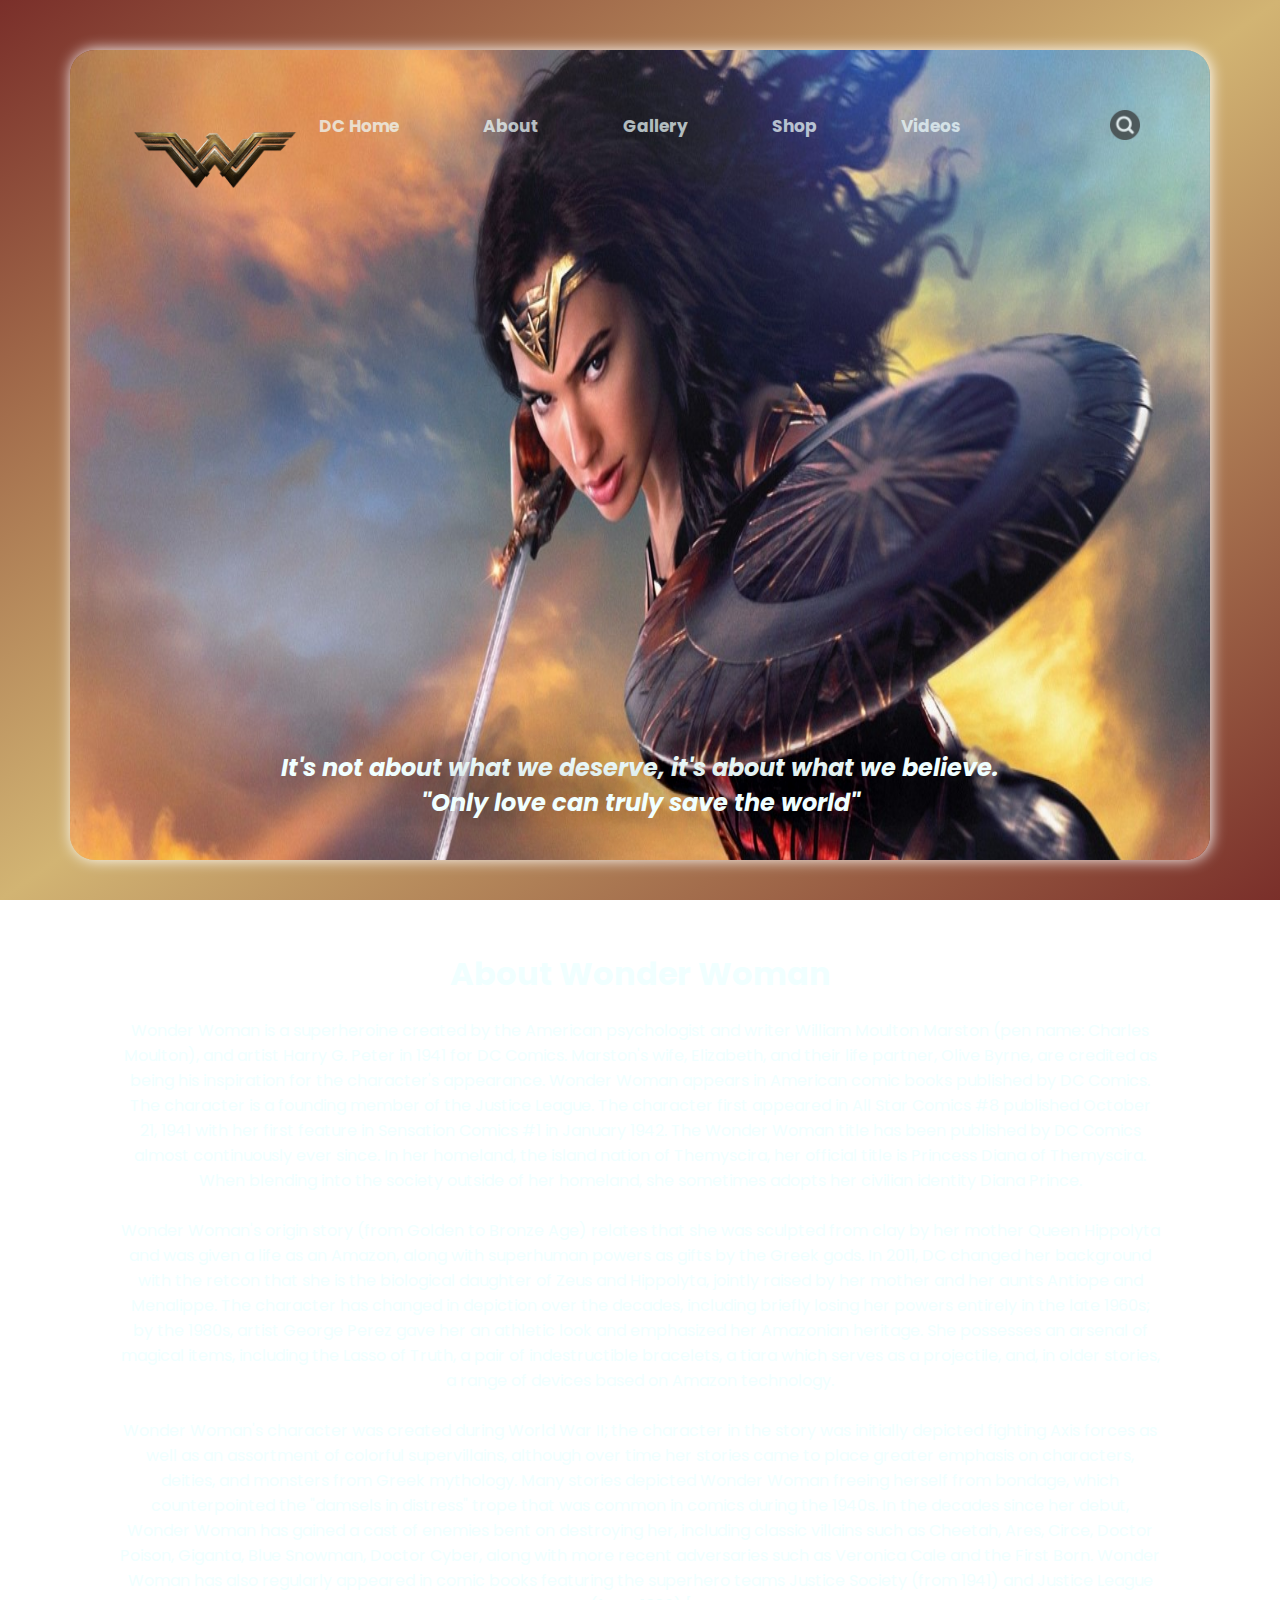
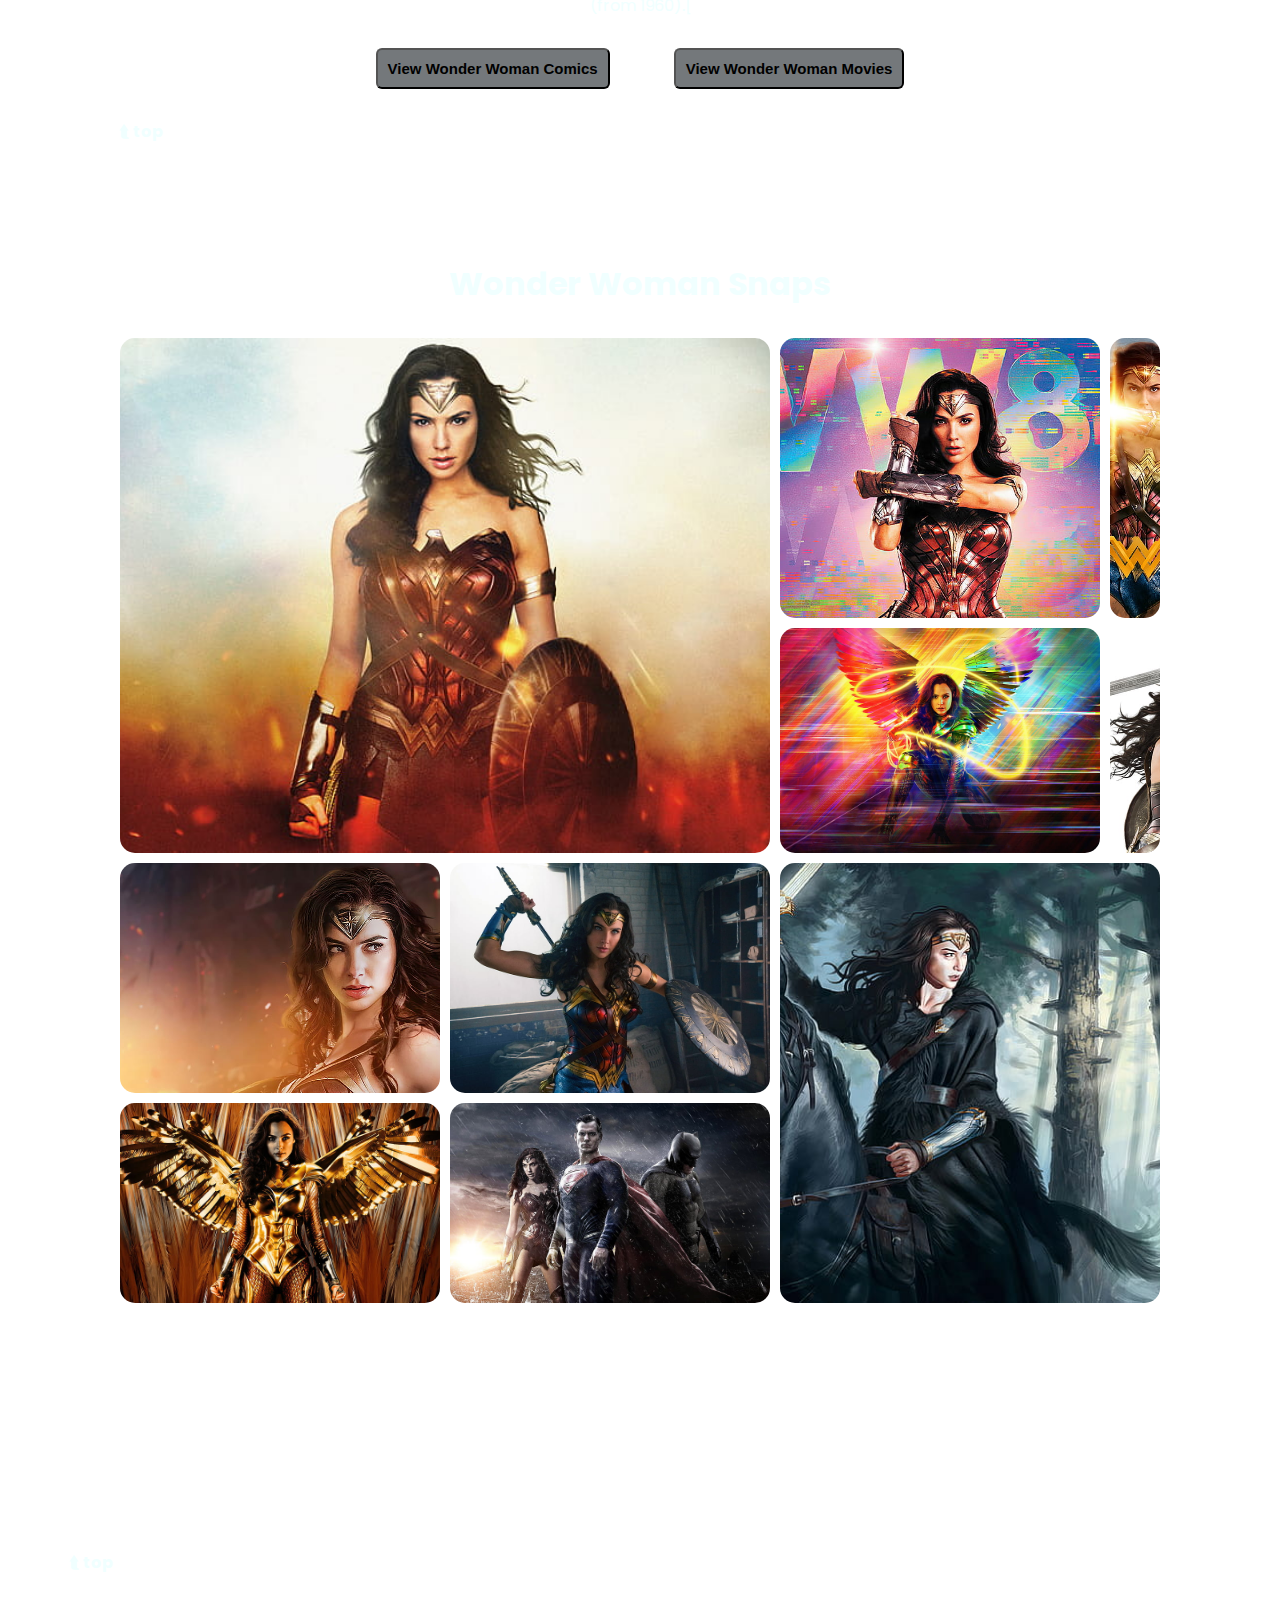
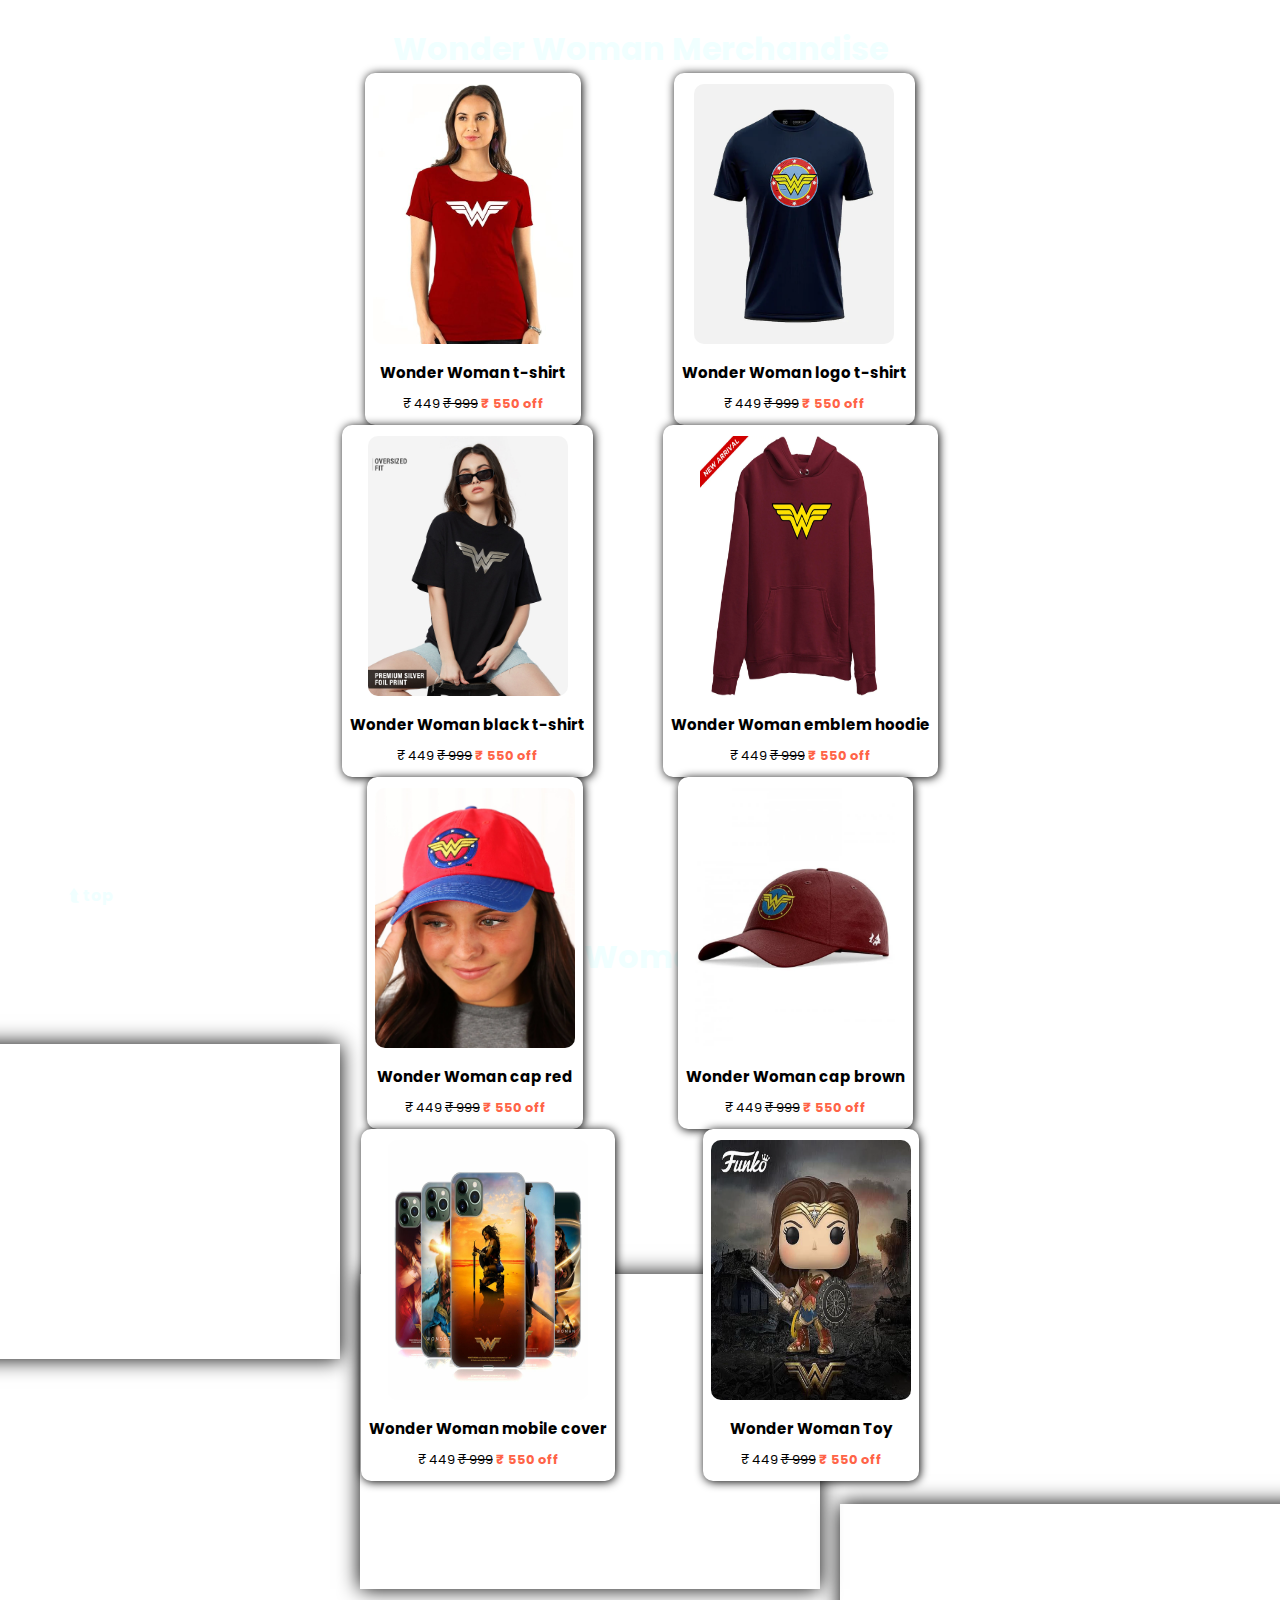
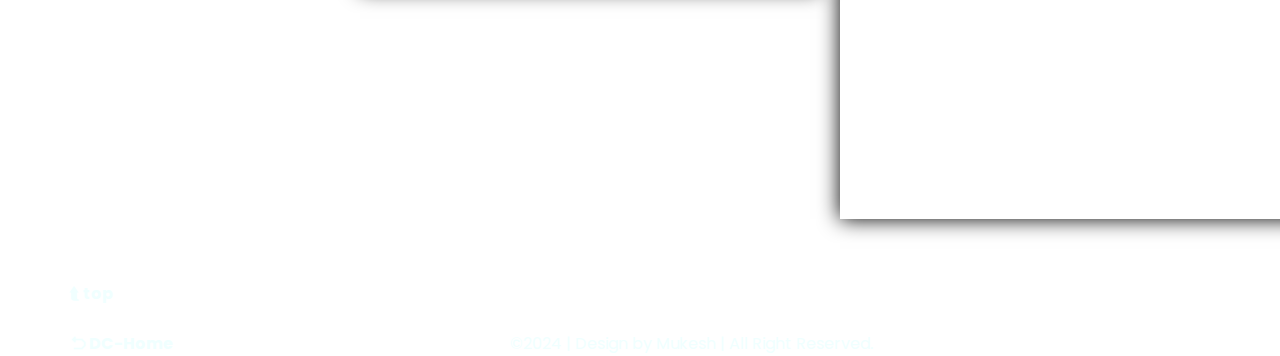
<file: DC3 WW.html>
<!DOCTYPE html>
<html lang="en">

<head>
    <meta charset="UTF-8">
    <meta name="viewport" content="width=device-width, initial-scale=1.0">
    <title>DC Wonder Woman</title>
    <link rel="stylesheet" href="DCstyle.css">
    <link rel="icon" href="AssetsDC/ww/WW Logo.png">
</head>

<body class="WWoman">
    <header class="topic1">
        <div class="head1">
            <div>
                <img src="AssetsDC/ww/Screenshot 2024-06-12 142217.jpg" alt="Wonder Woman">
            </div>
        </div>
        <div class="container">
            <nav class="logo">
                <a href=""><img src="AssetsDC/ww/WW Logo.png" alt="Logo"></a>
            </nav>
            <div class="menu">
                <a href="DC0 home.html">DC Home</a>
                <a href="#About">About</a>
                <a href="#Gallery">Gallery</a>
                <a href="#Shop">Shop</a>
                <a href="#Videos">Videos</a>
            </div>
            <div class="info">
                <a href=""><img src="AssetsDC/glass.png" alt="search" width="30" height="30"></a>
            </div>
            <div class="quote"><h1>It's not about what we deserve, it's about what we believe.<br>
                "Only love can truly save the world"</h1></div>
        </div>
        </div>
    </header>
    <main>
        <div class="topic2">

            <div id="About">
                <h1>About Wonder Woman</h1>
                <p>Wonder Woman is a superheroine created by the American psychologist and writer William Moulton Marston (pen name: Charles Moulton), and artist Harry G. Peter in 1941 for DC Comics. Marston's wife, Elizabeth, and their life partner, Olive Byrne, are credited as being his inspiration for the character's appearance. Wonder Woman appears in American comic books published by DC Comics. The character is a founding member of the Justice League. The character first appeared in All Star Comics #8 published October 21, 1941 with her first feature in Sensation Comics #1 in January 1942. The Wonder Woman title has been published by DC Comics almost continuously ever since. In her homeland, the island nation of Themyscira, her official title is Princess Diana of Themyscira. When blending into the society outside of her homeland, she sometimes adopts her civilian identity Diana Prince. <br> <br>
                            
                Wonder Woman's origin story (from Golden to Bronze Age) relates that she was sculpted from clay by her mother Queen Hippolyta and was given a life as an Amazon, along with superhuman powers as gifts by the Greek gods. In 2011, DC changed her background with the retcon that she is the biological daughter of Zeus and Hippolyta, jointly raised by her mother and her aunts Antiope and Menalippe. The character has changed in depiction over the decades, including briefly losing her powers entirely in the late 1960s; by the 1980s, artist George Perez gave her an athletic look and emphasized her Amazonian heritage. She possesses an arsenal of magical items, including the Lasso of Truth, a pair of indestructible bracelets, a tiara which serves as a projectile, and, in older stories, a range of devices based on Amazon technology. <br> <br>
                    
                Wonder Woman's character was created during World War II; the character in the story was initially depicted fighting Axis forces as well as an assortment of colorful supervillains, although over time her stories came to place greater emphasis on characters, deities, and monsters from Greek mythology. Many stories depicted Wonder Woman freeing herself from bondage, which counterpointed the "damsels in distress" trope that was common in comics during the 1940s. In the decades since her debut, Wonder Woman has gained a cast of enemies bent on destroying her, including classic villains such as Cheetah, Ares, Circe, Doctor Poison, Giganta, Blue Snowman, Doctor Cyber, along with more recent adversaries such as Veronica Cale and the First Born. Wonder Woman has also regularly appeared in comic books featuring the superhero teams Justice Society (from 1941) and Justice League (from 1960).[</p>
                <div>
                    <button><a href="https://en.wikipedia.org/wiki/Wonder_Woman_(comic_book)">View Wonder Woman
                            Comics</a></button>

                    <button><a
                            href="https://www.google.com/search?q=wonder+woman+films&sca_esv=6781866871af96e0&sca_upv=1&rlz=1C1CHBD_enIN1045IN1045&ei=YbRmZqqyEsuOseMP5daCsAg&ved=0ahUKEwjq5oavytCGAxVLR2wGHWWrAIYQ4dUDCBA&uact=5&oq=wonder+woman+films&gs_lp=[base64]&sclient=gws-wiz-serp">View
                            Wonder Woman Movies</a></button>
                </div>
                <div><p class="toppage"><a href="#">&#11180 top</a></p></div>
            </div>
        </div>
        <div class="topic3">
            <div id="Gallery">
                <h1>Wonder Woman Snaps</h1>
                <div class="Gallery">
                    <div class="batimg1"><img src="AssetsDC/ww/HD-wallpaper-wonder-woman-10k-wonder-woman-gal-gadot.jpg" alt=""></div>
                    <div class="batimg2"><img src="AssetsDC/ww/HD-wallpaper-wonder-woman1984-wonder-woman-1984-wonder-woman-2-wonder-woman-movies-2020-movies-gal-gadot-superheroes.jpg" alt=""></div>
                    <div class="batimg3"><img src="AssetsDC/ww/HD-wallpaper-wonder-woman-2017-wonder-woman-movies-super-heroes-2017-movies.jpg" alt=""></div>
                    <div class="batimg4"><img src="AssetsDC/ww/HD-wallpaper-wonder-woman-wonder-woman-1984-diana-prince-gal-gadot-lasso-of-truth.jpg" alt=""></div>
                    <div class="batimg5"><img src="AssetsDC/ww/HD-wallpaper-wonder-woman-wonder-woman-superheroes.jpg" alt=""></div>
                    <div class="batimg6"><img src="AssetsDC/ww/HD-wallpaper-wonder-woman-wonder-woman-1984-dc-comics-gal-gadot.jpg" alt=""></div>
                    <div class="batimg7"><img src="AssetsDC/ww/HD-wallpaper-gal-gadot-wonder-woman-wonder-woman-movies-super-heroes-2017-movies-gal-gadot.jpg" alt=""></div>
                    <div class="batimg8"><img src="AssetsDC/ww/HD-wallpaper-2020-wonder-woman-1984-wonder-woman-1984-wonder-woman-2-wonder-woman-movies-2020-movies-gal-gadot.jpg" alt=""></div>
                    <div class="batimg9"><img src="AssetsDC/ww/HD-wallpaper-wonder-woman-wonder-woman-movies-batman-superman-super-heroes.jpg" alt=""></div>
                    <div class="batimg10"><img src="AssetsDC/ww/HD-wallpaper-wonder-woman-riding-horse.jpg" alt="">
                    </div>
                </div>
                <br>
            </div>
            
        </div>
        <div><p class="toppage"><a href="#">&#11180 top</a></p></div>
        <br>
        <br>
        <br>
        <div id="Shop">
            <h1>Wonder Woman Merchandise</h1>
            <div class="topi4">
                <div class="parent">
                    <div class="card">
                        <a href=""><img
                                src="AssetsDC/ww/61HSyxTDuvL._SY741_.jpg"
                                alt=""></a>
                        <div class="content">
                            <h1>Wonder Woman t-shirt</h1>
                            <p>₹ 449 <s>₹ 999</s> <b>₹ 550 off</b></p>
                        </div>
                    </div>
                </div>
                <div class="parent">
                    <div class="card">
                        <a href=""><img src="AssetsDC/ww/OfficialDCWonderWomanLogoT-Shirt.webp"
                                alt=""></a>
                        <div class="content">
                            <h1>Wonder Woman logo t-shirt</h1>
                            <p>₹ 449 <s>₹ 999</s> <b>₹ 550 off</b></p>
                        </div>
                    </div>
                </div>
                <div class="parent">
                    <div class="card">
                        <a href=""><img
                                src="AssetsDC/ww/1713171422_1280027.jpg"
                                alt=""></a>
                        <div class="content">
                            <h1>Wonder Woman black t-shirt</h1>
                            <p>₹ 449 <s>₹ 999</s> <b>₹ 550 off</b></p>
                        </div>
                    </div>
                </div>
                <div class="parent">
                    <div class="card">
                        <a href=""><img src="AssetsDC/ww/Wonder-Woman-Burgundy-Hoodie-2.webp"
                                alt=""></a>
                        <div class="content">
                            <h1>Wonder Woman emblem hoodie</h1>
                            <p>₹ 449 <s>₹ 999</s> <b>₹ 550 off</b></p>
                        </div>
                    </div>
                </div>
                <div class="parent">
                    <div class="card">
                        <a href=""><img src="AssetsDC/ww/shopping.webp" alt=""></a>
                        <div class="content">
                            <h1>Wonder Woman cap red</h1>
                            <p>₹ 449 <s>₹ 999</s> <b>₹ 550 off</b></p>
                        </div>
                    </div>
                </div>
                <div class="parent">
                    <div class="card">
                        <a href=""><img src="AssetsDC/ww/wonder-woman-logo-cap-india-600x800.webp" alt=""></a>
                        <div class="content">
                            <h1>Wonder Woman cap brown</h1>
                            <p>₹ 449 <s>₹ 999</s> <b>₹ 550 off</b></p>
                        </div>
                    </div>
                </div>
                <div class="parent">
                    <div class="card">
                        <a href=""><img src="AssetsDC/ww/s-l1600.jpg"
                                alt=""></a>
                        <div class="content">
                            <h1>Wonder Woman mobile cover</h1>
                            <p>₹ 449 <s>₹ 999</s> <b>₹ 550 off</b></p>
                        </div>
                    </div>
                </div>
                <div class="parent">
                    <div class="card">
                        <a href=""><img
                                src="AssetsDC/ww/wonder-woman-dc-pop-bobblehead-action-figure-funko-original-imafmurcqa3shwgh.webp"
                                alt=""></a>
                        <div class="content">
                            <h1>Wonder Woman Toy </h1>
                            <p>₹ 449 <s>₹ 999</s> <b>₹ 550 off</b></p>
                        </div>
                    </div>
                </div>
            </div>
            <div><p class="toppage"><a href="#">&#11180 top</a></p></div>
            <br> <br>
        <div id="Videos">
                    <h1>Wonder Woman Videos</h1>
                    <div class="videos">
                        <div class="vid1"><iframe width="560" height="315" src="https://www.youtube.com/embed/videoseries?si=lpBYvrSTNDgupdlP&amp;list=PLhxv49nBOoKIBlC1KSHufUrihgfHIj97E" title="YouTube video player" frameborder="0" allow="accelerometer; autoplay; clipboard-write; encrypted-media; gyroscope; picture-in-picture; web-share" referrerpolicy="strict-origin-when-cross-origin" allowfullscreen></iframe></div>
                        <div class="vid2"><iframe width="560" height="315" src="https://www.youtube.com/embed/u1NlmFa0-68?si=F3fYthPFx8H5kOB8" title="YouTube video player" frameborder="0" allow="accelerometer; autoplay; clipboard-write; encrypted-media; gyroscope; picture-in-picture; web-share" referrerpolicy="strict-origin-when-cross-origin" allowfullscreen></iframe></div>
                        <div class="vid3"><iframe width="560" height="315" src="https://www.youtube.com/embed/1-9573qxk5g?si=Xo6iKFEPfOPEK-DU" title="YouTube video player" frameborder="0" allow="accelerometer; autoplay; clipboard-write; encrypted-media; gyroscope; picture-in-picture; web-share" referrerpolicy="strict-origin-when-cross-origin" allowfullscreen></iframe></div>
                    
                    </div>
                </div>
        </div>
    </main>
    <footer>
        <div class="left">
            <p><a href="#">&#11180 top</a></p> <br> <br>
            <p><a href="DC0 home.html">&#11148 DC-Home</a></p>
        </div>
    <p>&copy2024 | Design by Mukesh | All Right Reserved.</p>
    </footer>


</body>

</html>
</file>
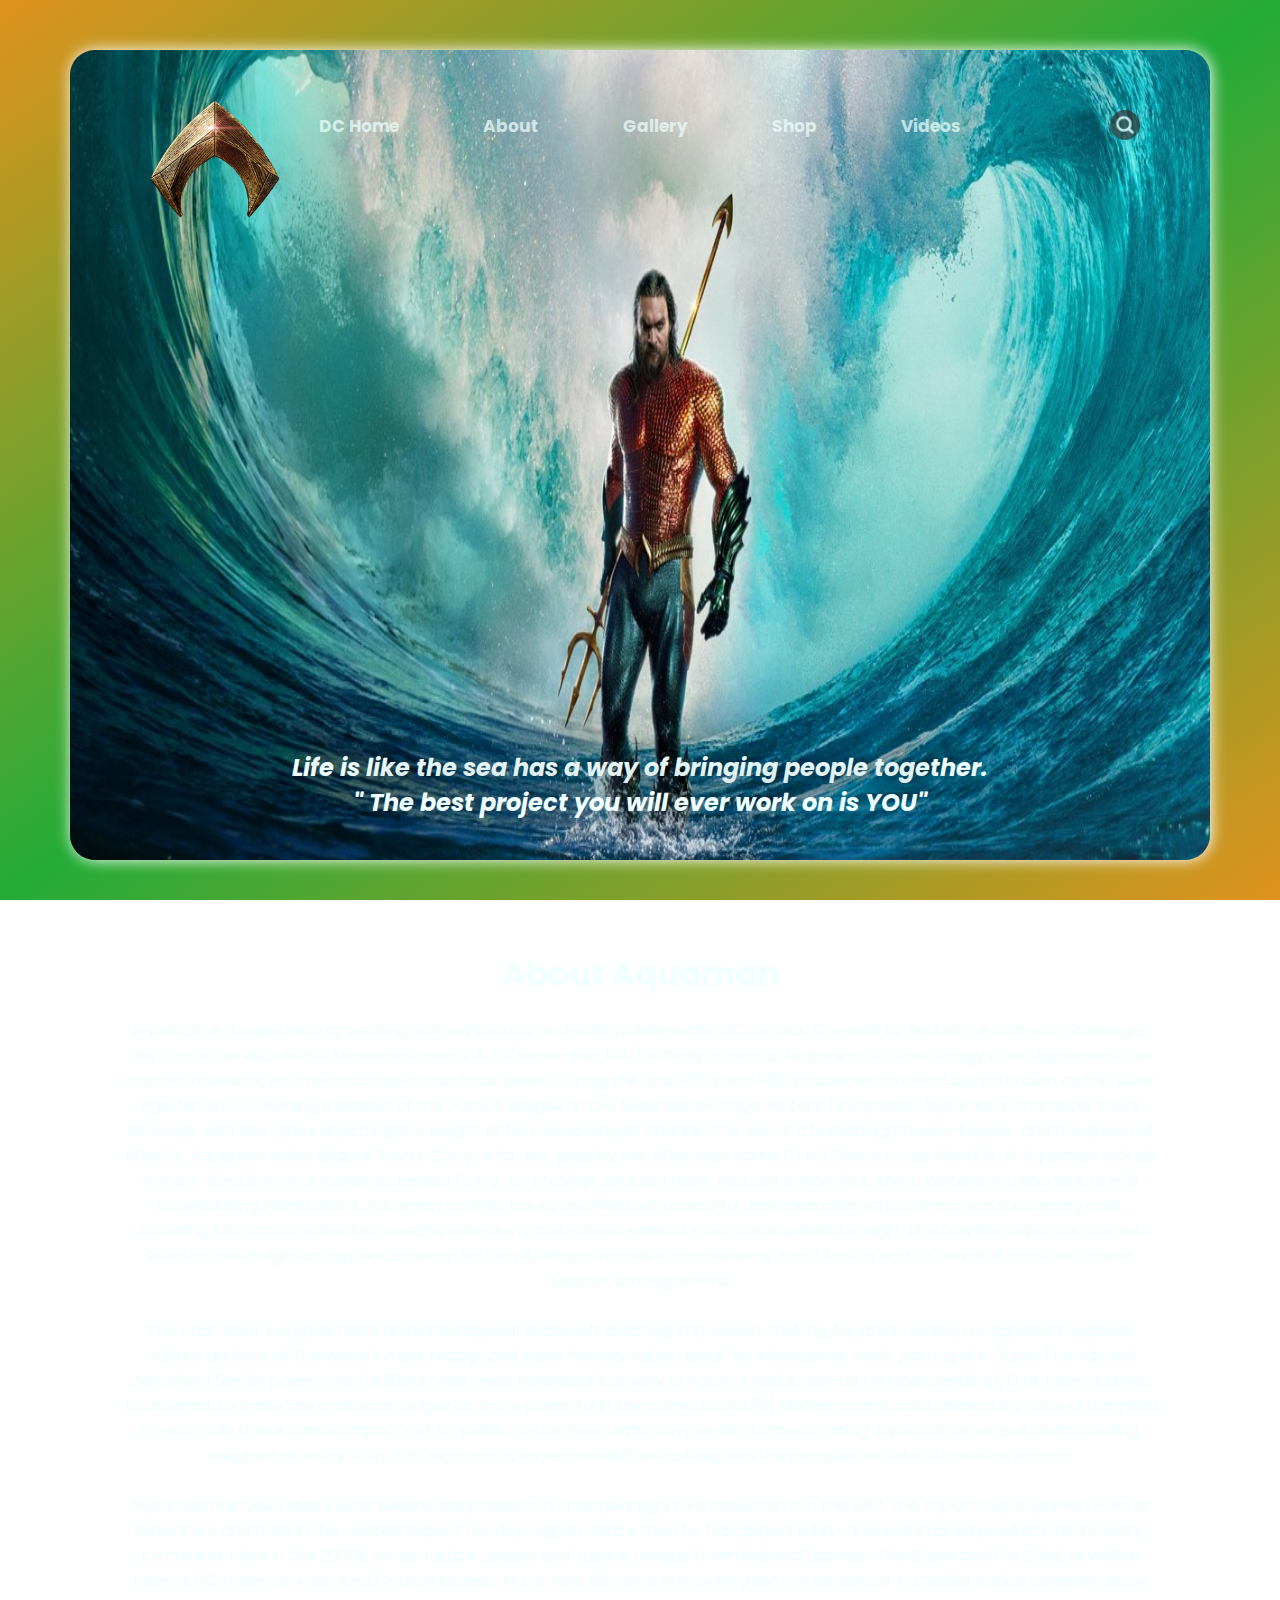
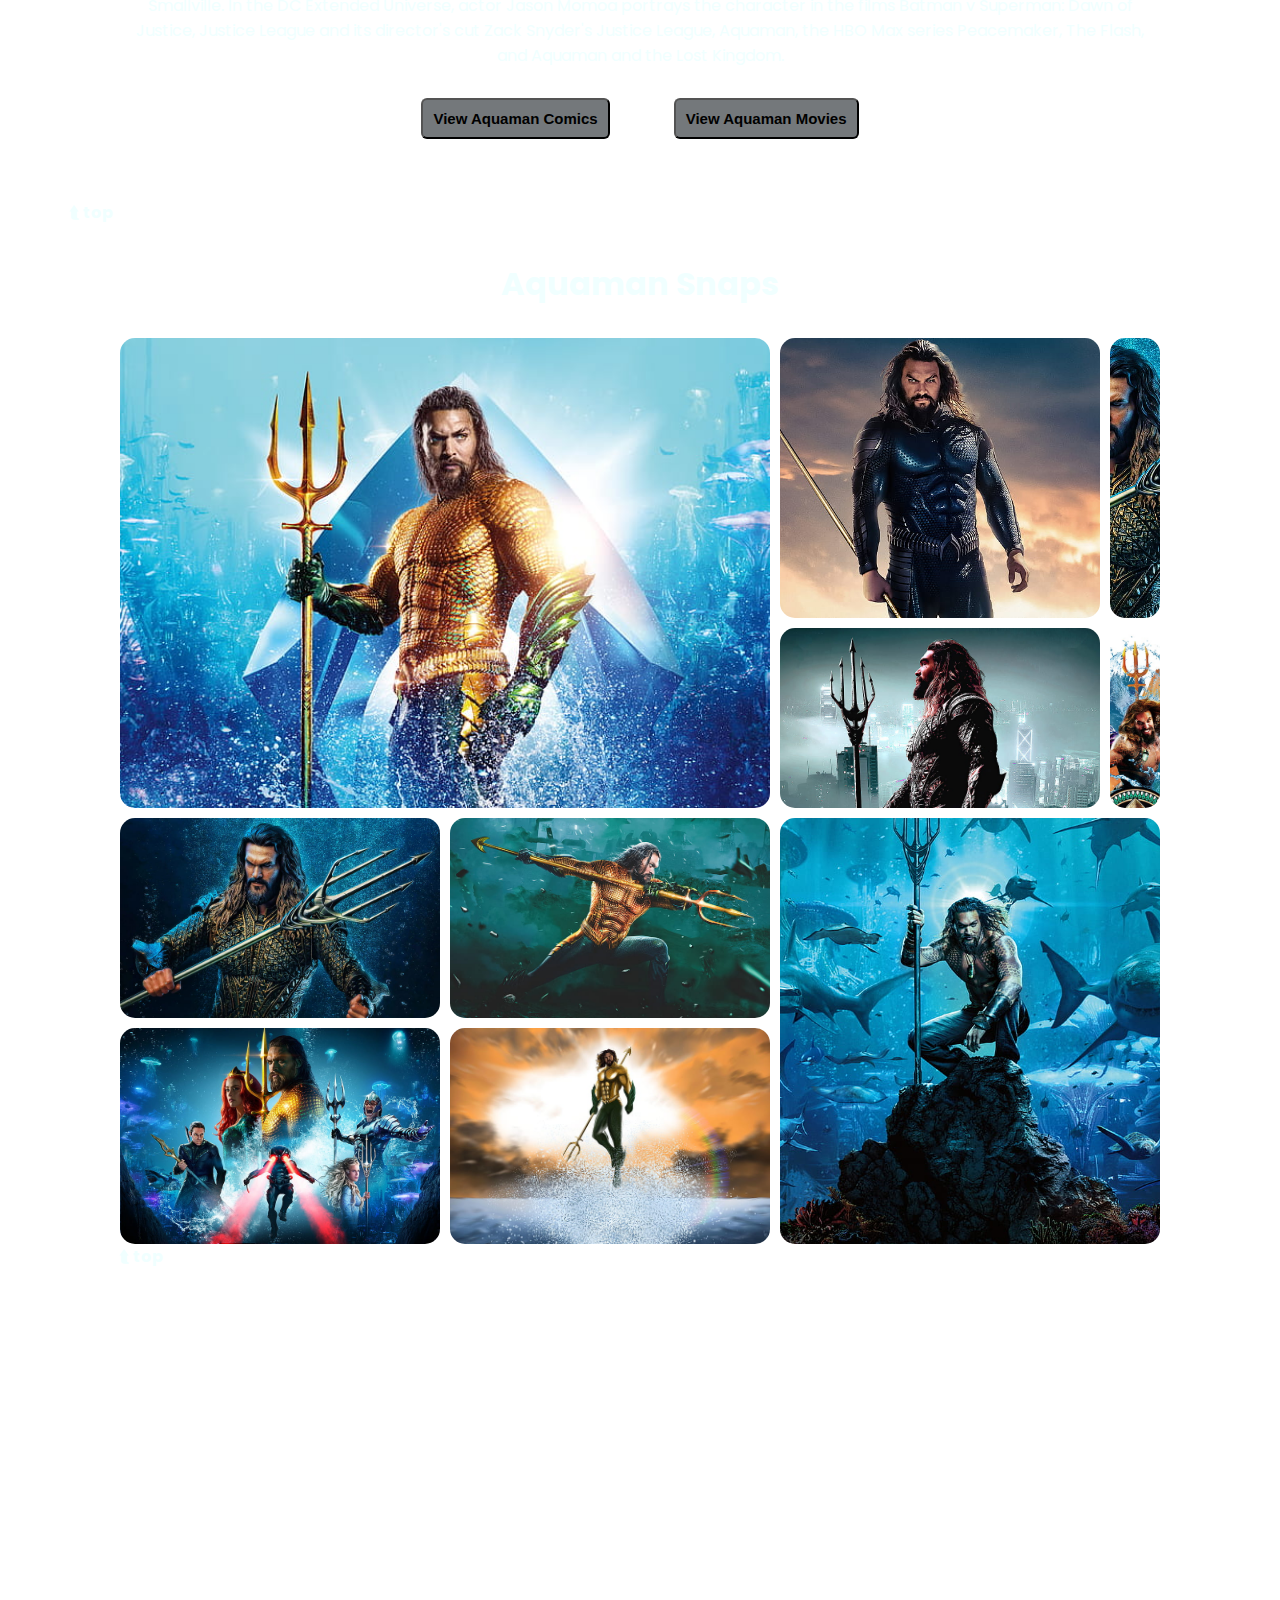
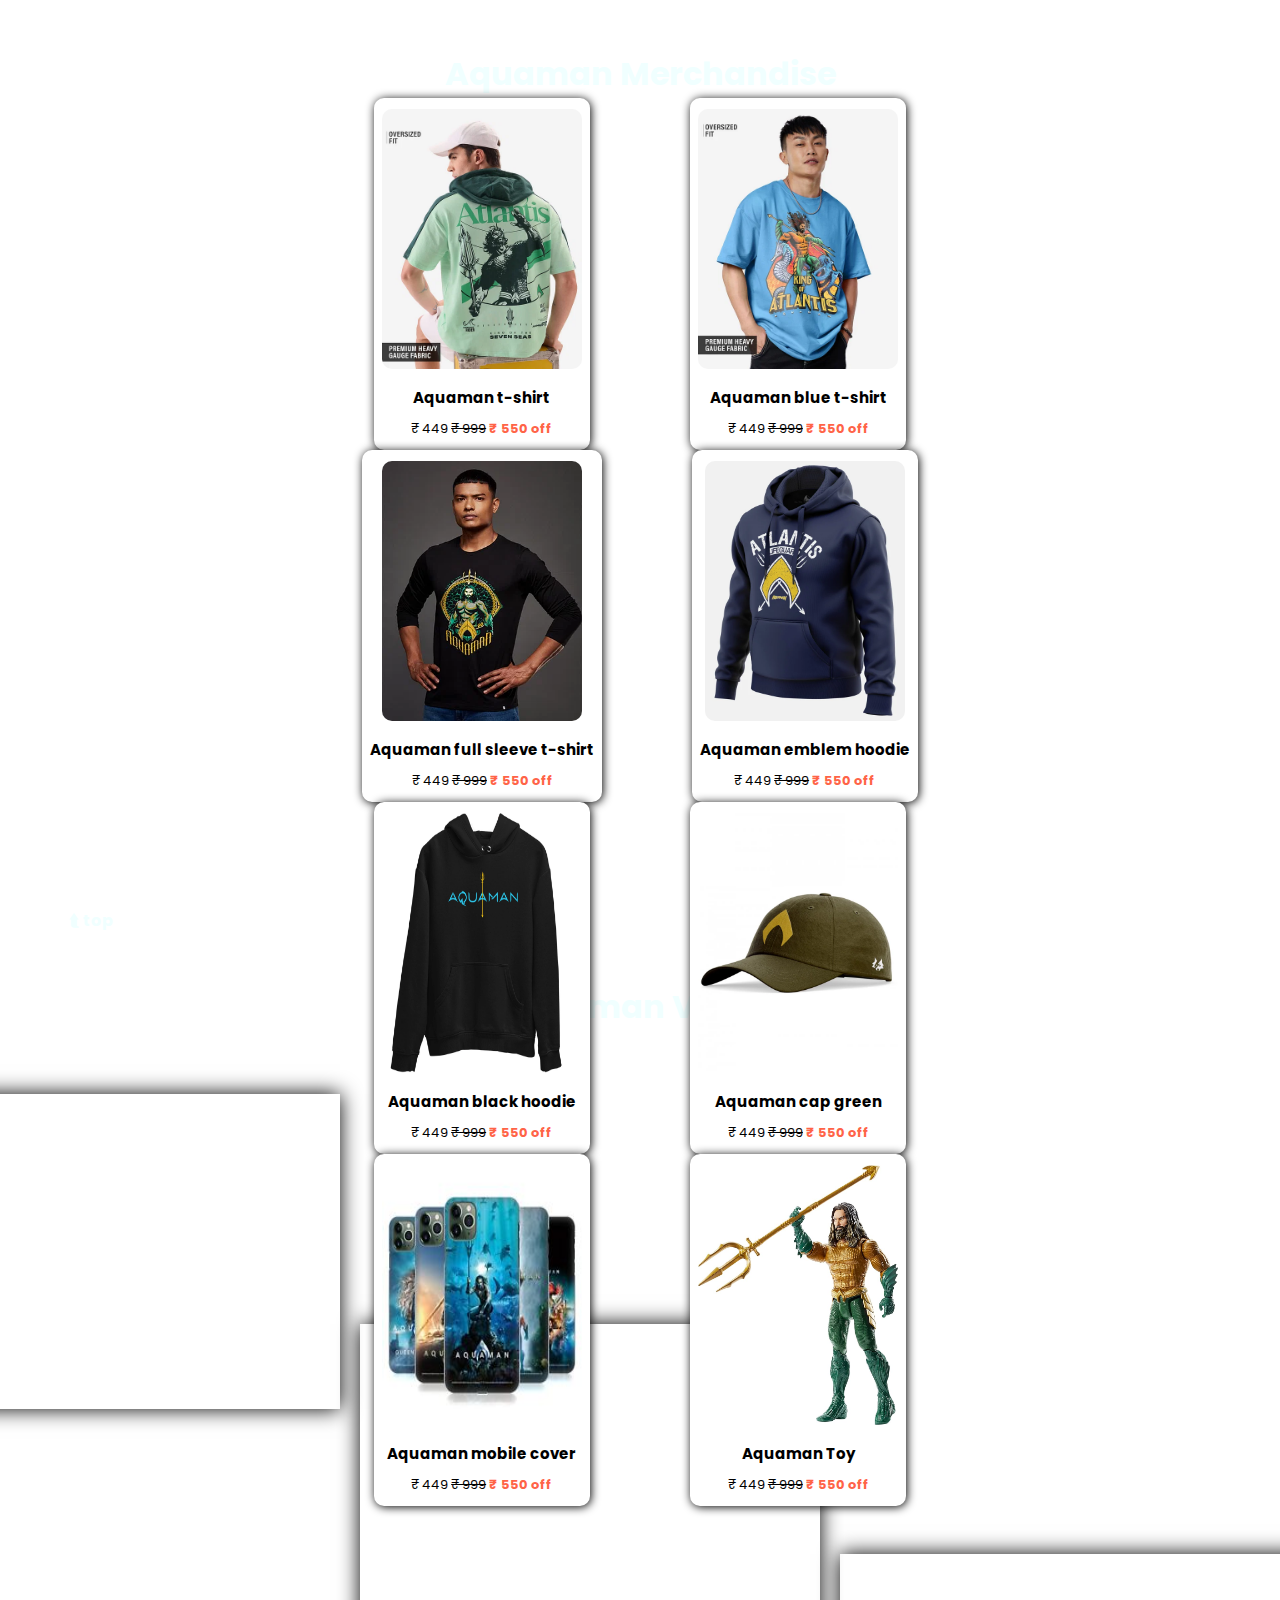
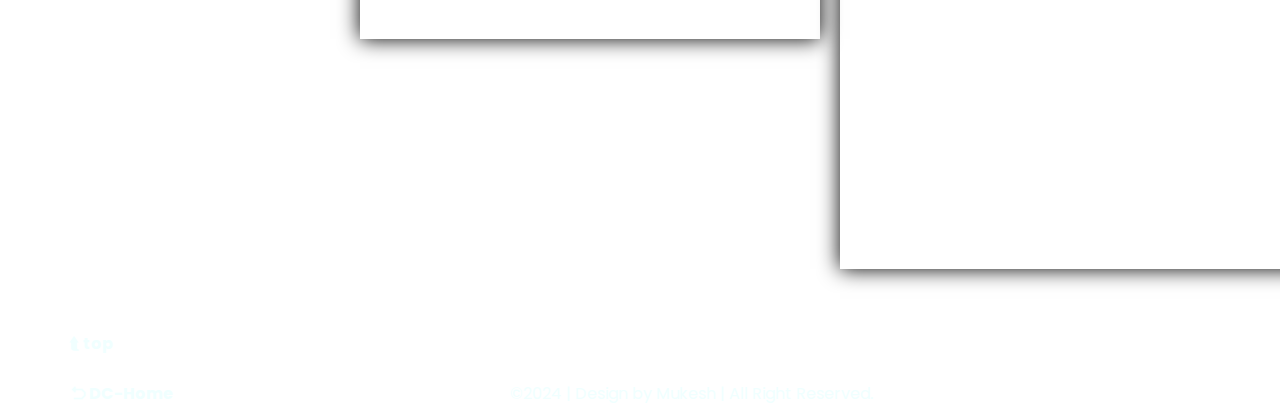
<file: DC4 Aquaman.html>
<!DOCTYPE html>
<html lang="en">

<head>
    <meta charset="UTF-8">
    <meta name="viewport" content="width=device-width, initial-scale=1.0">
    <title>DC Aquaman</title>
    <link rel="stylesheet" href="/DCstyle.css">
    <link rel="icon" href="/AssetsDC/aqua/Aqua Logo.png">
</head>

<body class="Aquaman">
    <header class="topic1">
        <div class="head1">
            <div>
                <img src="/AssetsDC/aqua/Screenshot 2024-06-12 142413.jpg" alt="Aquaman">
            </div>
        </div>
        <div class="container">
            <nav class="logo">
                <a href=""><img src="/AssetsDC/aqua/Aqua Logo.png" alt="Logo"></a>
            </nav>
            <div class="menu">
                <a href="DC0 home.html">DC Home</a>
                <a href="#About">About</a>
                <a href="#Gallery">Gallery</a>
                <a href="#Shop">Shop</a>
                <a href="#Videos">Videos</a>
            </div>
            <div class="info">
                <a href=""><img src="/AssetsDC/glass.png" alt="search" width="30" height="30"></a>
            </div>
            <div class="quote"><h1>Life is like the sea has a way of bringing people together.<br>
                " The best project you will ever work on is YOU"</h1></div>
        </div>
        </div>
    </header>
    <main>
        <div class="topic2">

            <div id="About">
                <h1>About Aquaman</h1>
                <p>Aquaman is a superhero appearing in American comic books published by DC Comics. Created by Paul
                    Norris and Mort Weisinger, the character debuted in More Fun Comics #73 (November 1941). Initially a
                    backup feature in DC's anthology titles, Aquaman later starred in several volumes of a solo comic
                    book series. During the late 1950s and 1960s superhero-revival period known as the Silver Age, he
                    was a founding member of the Justice League. In the 1990s Modern Age, writers interpreted Aquaman's
                    character more seriously, with storylines depicting the weight of his role as king of Atlantis. The
                    son of a human lighthouse-keeper and the queen of Atlantis, Aquaman is the alias of Arthur Curry,
                    who also goes by the Atlantean name Orin. Others to use the title of Aquaman include a short-lived
                    human successor, Joseph Curry; his protégé Jackson Hyde; and the mysterious Adam Waterman, who was
                    briefly active during World War II. Aquaman's comic books are filled with colourful undersea
                    characters and a rich supporting cast, including his mentor Vulko, his powerful wife Mera, and
                    various sidekicks such as Aqualad, Aquagirl, and Dolphin. Aquaman stories tend to blend high fantasy
                    and science fiction. His villains include his archenemy Black Manta and his own half-brother Ocean
                    Master, among others. <br> <br>
                    The character's original 1960s animated appearances left a lasting impression, making Aquaman widely
                    recognized in popular culture and one of the world's most recognized superheroes. Jokes about his
                    wholesome, weak portrayal in Super Friends and perceived feeble powers and abilities have been
                    staples of comedy programs and stand-up routines, leading DC at several times to attempt to make the
                    character edgier or more powerful in the comic books.[6] Modern comic book depictions have attempted
                    to reconcile these various aspects of his public perception, with many versions often casting
                    Aquaman as serious and brooding, weighed down by his public reputation, his responsibilities as
                    king, and the complex world of Atlantean politics. <br> <br>
                    Aquaman has been featured in several adaptations, first appearing in animated form in the 1967 The
                    Superman/Aquaman Hour of Adventure and then in the related Super Friends program. Since then he has
                    appeared in various animated productions, including prominent roles in the 2000s series Justice
                    League and Justice League Unlimited and Batman: The Brave and the Bold, as well as several DC
                    Universe Animated Original Movies. Actor Alan Ritchson also portrayed the character in the live
                    action television show Smallville. In the DC Extended Universe, actor Jason Momoa portrays the
                    character in the films Batman v Superman: Dawn of Justice, Justice League and its director's cut
                    Zack Snyder's Justice League, Aquaman, the HBO Max series Peacemaker, The Flash, and Aquaman and the
                    Lost Kingdom.
                </p>
                <div>
                    <button><a href="https://en.wikipedia.org/wiki/Aquaman">View Aquaman
                            Comics</a></button>

                    <button><a
                            href="https://www.google.com/search?q=dc+aquaman+movie+films&sca_esv=49e42cec2986189a&sca_upv=1&rlz=1C1CHBD_enIN1045IN1045&ei=9NVlZuXtH_au4-EPz6iCkAg&oq=dc+aqua+movie+films&gs_lp=[base64]&sclient=gws-wiz-serp">View
                            Aquaman Movies</a></button>
                </div>
                
            </div>
        </div>
        <div><p class="toppage"><a href="#">&#11180 top</a></p></div>
        <div class="topic3">
            <div id="Gallery">
                <h1>Aquaman Snaps</h1>
                <div class="Gallery">
                    <div class="batimg1"><img
                            src="/AssetsDC/aqua/HD-wallpaper-aquaman-1-aquaman-movie-aquaman-movies-2018-movies-1-jason-momoa.jpg"
                            alt=""></div>
                    <div class="batimg2"><img
                            src="/AssetsDC/aqua/HD-wallpaper-aquaman-and-the-lost-kingdom-aquaman-and-the-lost-kingdom-2022-movies-movies-aquaman.jpg"
                            alt=""></div>
                    <div class="batimg3"><img
                            src="/AssetsDC/aqua/HD-wallpaper-aquaman-artwork-superheroes-3d-art-fan-art-aquaman.jpg"
                            alt="">
                    </div>
                    <div class="batimg4"><img
                            src="/AssetsDC/aqua/HD-wallpaper-aquaman-justice-league-2020-aquaman-superheroes-artwork-artist-artstation.jpg"
                            alt=""></div>
                    <div class="batimg5"><img src="/AssetsDC/aqua/HD-wallpaper-aquaman-movie-team.jpg" alt=""></div>
                    <div class="batimg6"><img
                            src="/AssetsDC/aqua/HD-wallpaper-aquaman-artwork-superheroes-3d-art-fan-art-aquaman.jpg"
                            alt=""></div>
                    <div class="batimg7"><img
                            src="/AssetsDC/aqua/HD-wallpaper-aquaman-ocean-king-aquaman-superheroes-artwork-behance.jpg"
                            alt=""></div>
                    <div class="batimg8"><img src="/AssetsDC/aqua/HD-wallpaper-poster-of-aquaman.jpg" alt=""></div>
                    <div class="batimg9"><img
                            src="/AssetsDC/aqua/HD-wallpaper-aquaman-8k-aquaman-artwork-digital-art.jpg" alt=""></div>
                    <div class="batimg10"><img
                            src="/AssetsDC/aqua/HD-wallpaper-aquaman-movie-aquaman-movie-aquaman-movies-2018-movies-jason-momoa-poster.jpg"
                            alt="">
                    </div>
                </div>
            </div>
            <div><p class="toppage"><a href="#">&#11180 top</a></p></div>
        </div>
        <br>
        <br>
        <br>
        <br>
        <div id="Shop">
            <h1>Aquaman Merchandise</h1>
            <div class="topi4">
                <div class="parent">
                    <div class="card">
                        <a href=""><img
                                src="/AssetsDC/aqua/1711000686_5898993.webp"
                                alt=""></a>
                        <div class="content">
                            <h1>Aquaman t-shirt</h1>
                            <p>₹ 449 <s>₹ 999</s> <b>₹ 550 off</b></p>
                        </div>
                    </div>
                </div>
                <div class="parent">
                    <div class="card">
                        <a href=""><img src="/AssetsDC/aqua/1711131970_4146454.webp"
                                alt=""></a>
                        <div class="content">
                            <h1>Aquaman blue t-shirt</h1>
                            <p>₹ 449 <s>₹ 999</s> <b>₹ 550 off</b></p>
                        </div>
                    </div>
                </div>
                <div class="parent">
                    <div class="card">
                        <a href=""><img
                                src="/AssetsDC/aqua/1641967895_6255477.webp"
                                alt=""></a>
                        <div class="content">
                            <h1>Aquaman full sleeve t-shirt</h1>
                            <p>₹ 449 <s>₹ 999</s> <b>₹ 550 off</b></p>
                        </div>
                    </div>
                </div>
                <div class="parent">
                    <div class="card">
                        <a href=""><img src="/AssetsDC/aqua/dc-atlantis-lifeguard-hoodie-india-600x800.webp"
                                alt=""></a>
                        <div class="content">
                            <h1>Aquaman emblem hoodie</h1>
                            <p>₹ 449 <s>₹ 999</s> <b>₹ 550 off</b></p>
                        </div>
                    </div>
                </div>
                <div class="parent">
                    <div class="card">
                        <a href=""><img src="/AssetsDC/aqua/shopping.webp" alt=""></a>
                        <div class="content">
                            <h1>Aquaman black hoodie</h1>
                            <p>₹ 449 <s>₹ 999</s> <b>₹ 550 off</b></p>
                        </div>
                    </div>
                </div>
                <div class="parent">
                    <div class="card">
                        <a href=""><img src="/AssetsDC/aqua/atlantis-symbol-cap-india-600x800.webp" alt=""></a>
                        <div class="content">
                            <h1>Aquaman cap green</h1>
                            <p>₹ 449 <s>₹ 999</s> <b>₹ 550 off</b></p>
                        </div>
                    </div>
                </div>
                <div class="parent">
                    <div class="card">
                        <a href=""><img src="/AssetsDC/aqua/s-l225.jpg"
                                alt=""></a>
                        <div class="content">
                            <h1>Aquaman mobile cover</h1>
                            <p>₹ 449 <s>₹ 999</s> <b>₹ 550 off</b></p>
                        </div>
                    </div>
                </div>
                <div class="parent">
                    <div class="card">
                        <a href=""><img
                                src="/AssetsDC/aqua/81tQzcrmbIL._AC_UF1000,1000_QL80_.jpg"
                                alt=""></a>
                        <div class="content">
                            <h1>Aquaman Toy </h1>
                            <p>₹ 449 <s>₹ 999</s> <b>₹ 550 off</b></p>
                        </div>
                    </div>
                </div>
            </div>
            <div><p class="toppage"><a href="#">&#11180 top</a></p></div>
            <br> <br>
            <br>
            <div id="Videos">
                <h1>Aquaman Videos</h1>
                <div class="videos">
                    <div class="vid1"><iframe width="560" height="315" src="https://www.youtube.com/embed/videoseries?si=Y84Lq52_vCUSdpn6&amp;list=PLCpx_rnEsbwE_Ux9fcKKL8oUnUGkAefns" title="YouTube video player" frameborder="0" allow="accelerometer; autoplay; clipboard-write; encrypted-media; gyroscope; picture-in-picture; web-share" referrerpolicy="strict-origin-when-cross-origin" allowfullscreen></iframe></div>
                    <div class="vid2"><iframe width="560" height="315" src="https://www.youtube.com/embed/0y5KiKKCD7A?si=TSkIvJuRpp7UEC2-" title="YouTube video player" frameborder="0" allow="accelerometer; autoplay; clipboard-write; encrypted-media; gyroscope; picture-in-picture; web-share" referrerpolicy="strict-origin-when-cross-origin" allowfullscreen></iframe></div>
                    <div class="vid3"><iframe width="560" height="315" src="https://www.youtube.com/embed/a510rS7SSMo?si=5Z48ycSTcFiaOQjq" title="YouTube video player" frameborder="0" allow="accelerometer; autoplay; clipboard-write; encrypted-media; gyroscope; picture-in-picture; web-share" referrerpolicy="strict-origin-when-cross-origin" allowfullscreen></iframe></div>

                </div>
            </div>
        </div>
    </main>
    <footer>
        <div class="left">
            <p><a href="#">&#11180 top</a></p> <br> <br>
            <p><a href="/DC0 home.html">&#11148 DC-Home</a></p>
        </div>
        <p>&copy2024 | Design by Mukesh | All Right Reserved.</p>
    </footer>


</body>

</html>
</file>
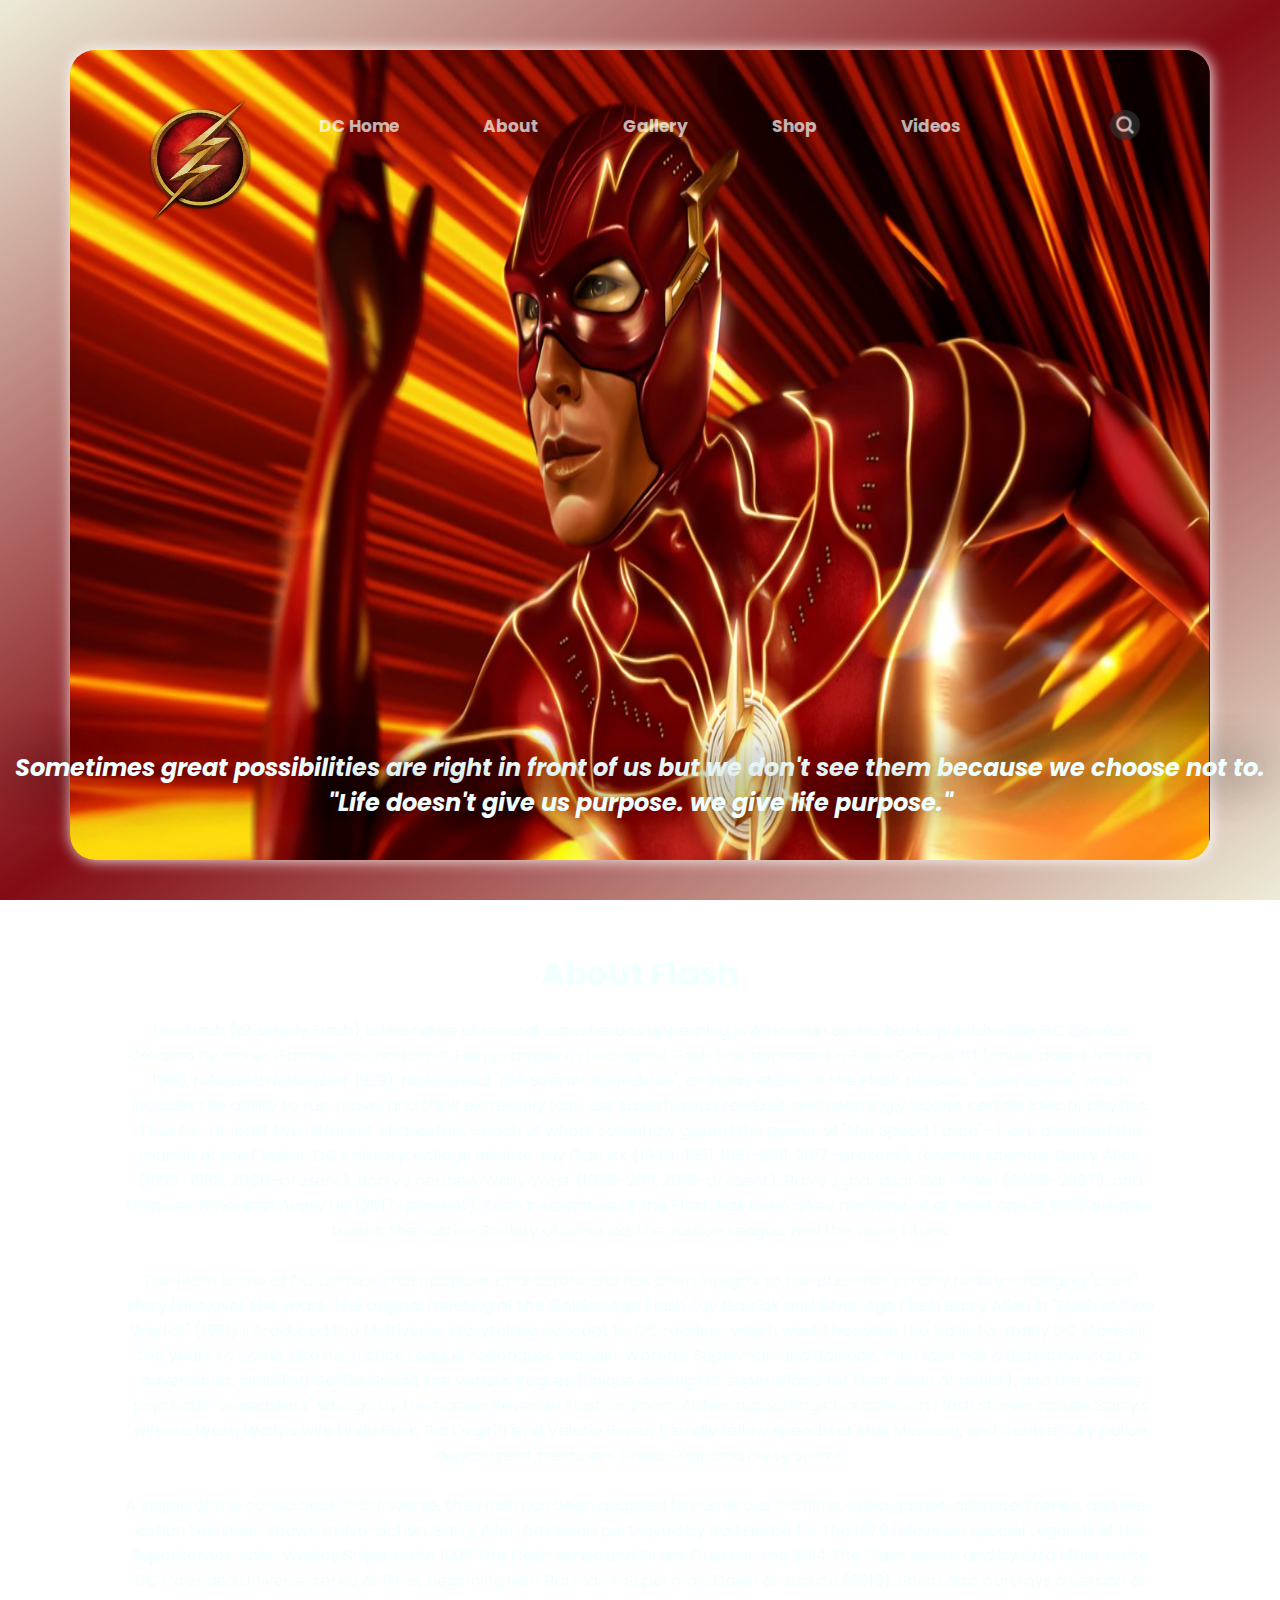
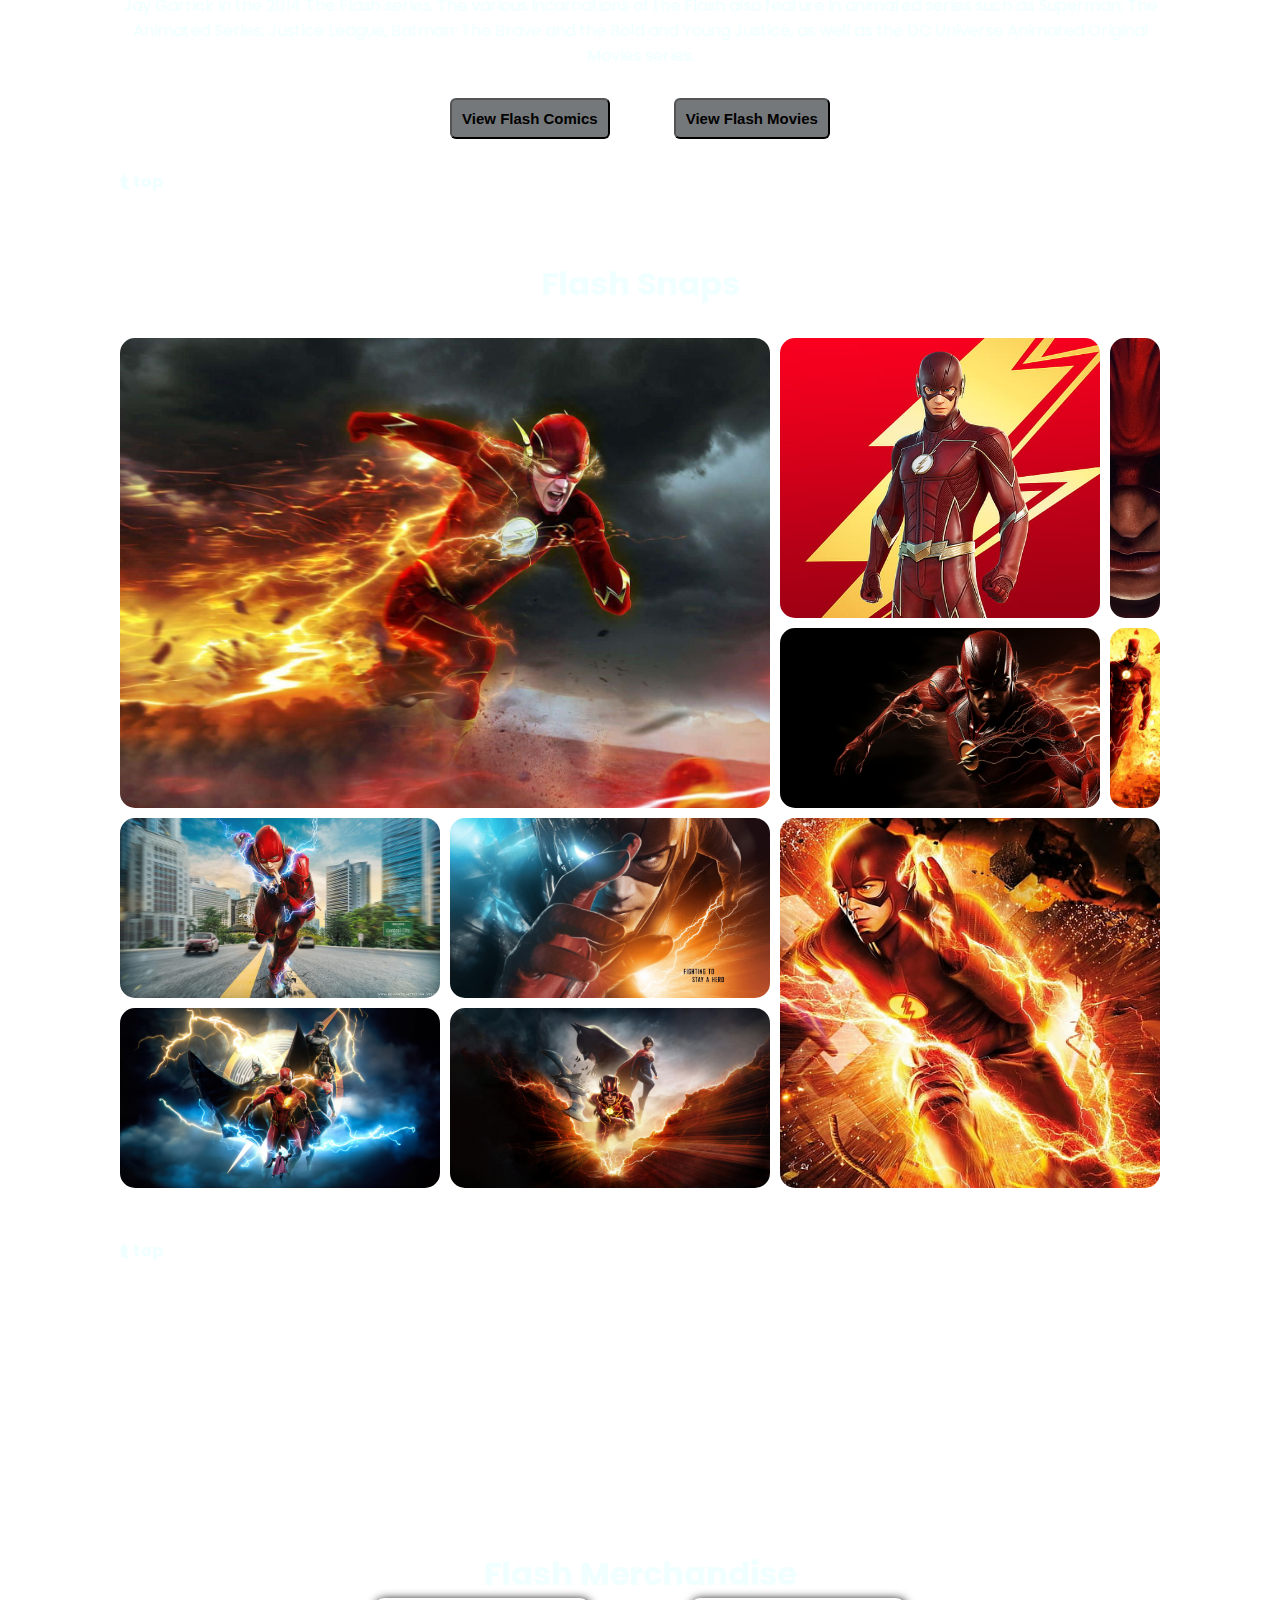
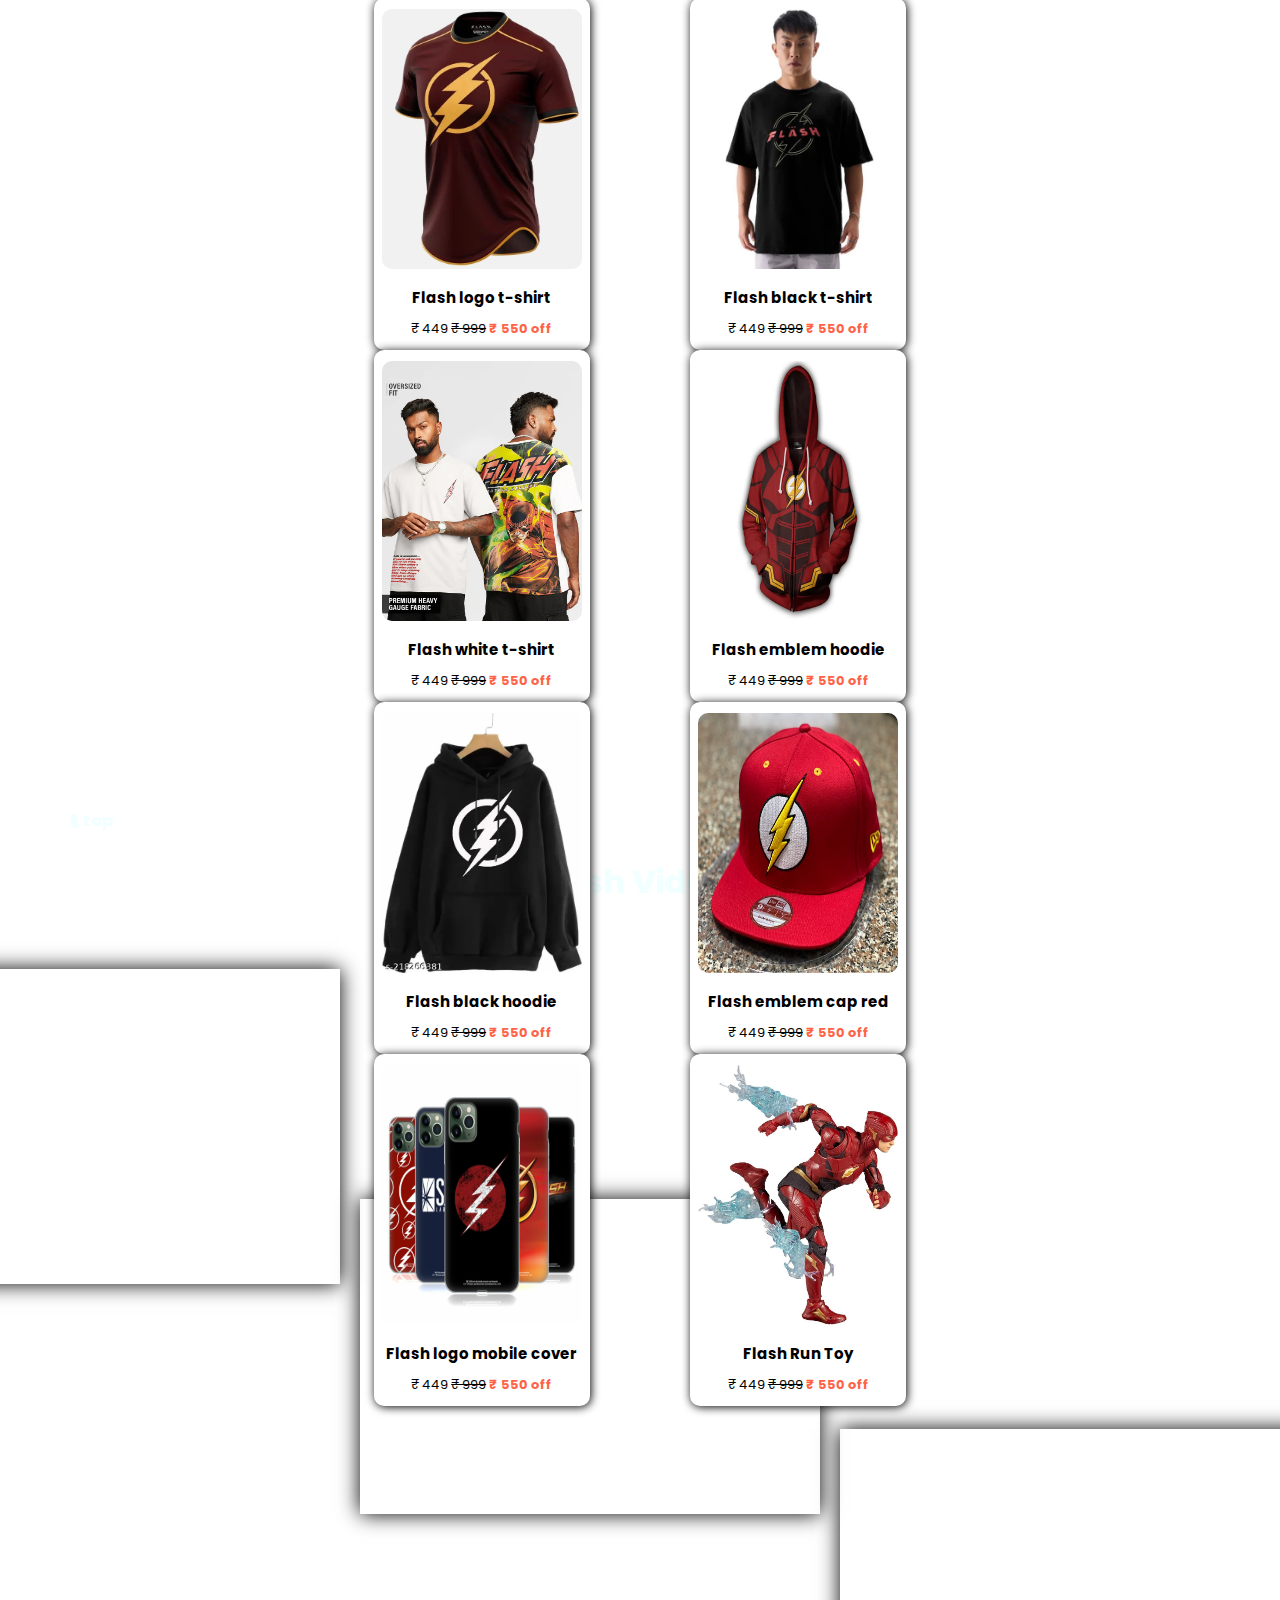
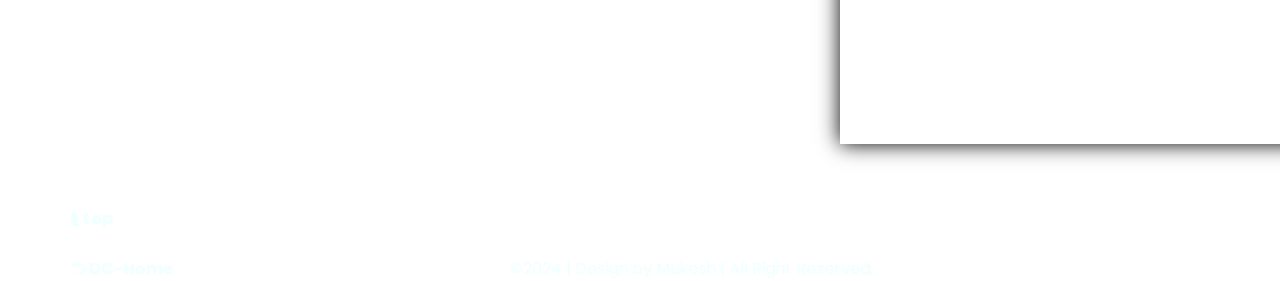
<file: DC5 Flash.html>
<!DOCTYPE html>
<html lang="en">

<head>
    <meta charset="UTF-8">
    <meta name="viewport" content="width=device-width, initial-scale=1.0">
    <title>DC Flash</title>
    <link rel="stylesheet" href="DCstyle.css">
    <link rel="icon" href="AssetsDC/fla/Flash Logo.png">
</head>

<body class="Flash">
    <header class="topic1">
        <div class="head1">
            <div>
                <img src="AssetsDC/fla/Screenshot 2024-06-12 142802.jpg" alt="Flash">
            </div>
        </div>
        <div class="container">
            <nav class="Flalogo">
                <a href=""><img src="AssetsDC/fla/Flash Logo.png" alt="Logo"></a>
            </nav>
            <div class="menu">
                <a href="DC0 home.html">DC Home</a>
                <a href="#About">About</a>
                <a href="#Gallery">Gallery</a>
                <a href="#Shop">Shop</a>
                <a href="#Videos">Videos</a>
            </div>
            <div class="info">
                <a href=""><img src="AssetsDC/glass.png" alt="search" width="30" height="30"></a>
            </div>
            <div class="quote"><h1>Sometimes great possibilities are right in front of us but we don't see them because we choose not to.<br>
                "Life doesn't give us purpose. we give life purpose."</h1></div>
        </div>
        </div>
    </header>
    <main>
        <div class="topic2">

            <div id="About">
                <h1>About Flash</h1>
                <p>The Flash (or simply Flash) is the name of several superheroes appearing in American comic books published by DC Comics. Created by writer Gardner Fox and artist Harry Lampert, the original Flash first appeared in Flash Comics #1 (cover dated January 1940, released November 1939). Nicknamed "the Scarlet Speedster", all incarnations of the Flash possess "superspeed", which includes the ability to run, move, and think extremely fast, use superhuman reflexes, and seemingly violate certain laws of physics.
                Thus far, at least five different characters—each of whom somehow gained the power of "the Speed Force"—have assumed the mantle of the Flash in DC's history: college athlete Jay Garrick (1940–1951, 1961–2011, 2017–present), forensic scientist Barry Allen (1956–1985, 2008–present), Barry's nephew Wally West (1986–2011, 2016–present), Barry's grandson Bart Allen (2006–2007), and Chinese-American Avery Ho (2017–present). Each incarnation of the Flash has been a key member of at least one of DC's premier teams: the Justice Society of America, the Justice League, and the Teen Titans. <br> <br>                    
                The Flash is one of DC Comics' most popular characters and has been integral to the publisher's many reality-changing "crisis" story lines over the years. The original meeting of the Golden Age Flash Jay Garrick and Silver Age Flash Barry Allen in "Flash of Two Worlds" (1961) introduced the Multiverse storytelling concept to DC readers, which would become the basis for many DC stories in the years to come.                    
                Like his Justice League colleagues Wonder Woman, Superman and Batman, the Flash has a distinctive cast of adversaries, including Gorilla Grodd, the various Rogues (unique among DC supervillains for their code of honor), and the various psychotic "speedsters" who go by the names Reverse-Flash or Zoom. Other supporting characters in Flash stories include Barry's wife Iris West, Wally's wife Linda Park, Bart's girlfriend Valerie Perez, friendly fellow speedster Max Mercury, and Central City police department members David Singh and Patty Spivot. <br> <br>                    
                A staple of the comic book DC Universe, the Flash has been adapted to numerous DC films, video games, animated series, and live-action television shows. In live-action, Barry Allen has been portrayed by Rod Haase for the 1979 television special Legends of the Superheroes, John Wesley Shipp in the 1990 The Flash series and Grant Gustin in the 2014 The Flash series, and by Ezra Miller in the DC Extended Universe series of films, beginning with Batman v Superman: Dawn of Justice (2016). Shipp also portrays a version of Jay Garrick in the 2014 The Flash series. The various incarnations of the Flash also feature in animated series such as Superman: The Animated Series, Justice League, Batman: The Brave and the Bold and Young Justice, as well as the DC Universe Animated Original Movies series.</p>
                <div>
                    <button><a href="https://en.wikipedia.org/wiki/The_Flash_(comic_book)">View Flash
                            Comics</a></button>

                    <button><a
                            href="https://www.google.com/search?q=flash+films&rlz=1C1CHBD_enIN1045IN1045&oq=flash+films&gs_lcrp=EgZjaHJvbWUqCggAEAAY4wIYgAQyCggAEAAY4wIYgAQyBwgBEC4YgAQyBwgCEAAYgAQyBwgDEAAYgAQyBwgEEAAYgAQyBwgFEAAYgAQyBwgGEAAYgAQyBwgHEAAYgAQyBwgIEAAYgAQyBwgJEAAYgATSAQg1MTU3ajBqN6gCALACAA&sourceid=chrome&ie=UTF-8">View
                            Flash Movies</a></button>
                </div>
                <div><p class="toppage"><a href="#">&#11180 top</a></p></div>
            </div>
        </div>
        <div class="topic3">
            <div id="Gallery">
                <h1>Flash Snaps</h1>
                <div class="Gallery">
                    <div class="batimg1"><img src="AssetsDC/fla/cool-flash-0l27ql0eftklgmkl.jpg" alt=""></div>
                    <div class="batimg2"><img src="AssetsDC/fla/HD-wallpaper-flash-fortnite.jpg" alt=""></div>
                    <div class="batimg3"><img
                            src="AssetsDC/fla/the-flash-2023-rf.jpg" alt="">
                    </div>
                    <div class="batimg4"><img src="AssetsDC/fla/HD-wallpaper-the-flash-flash-superhero-black-background-comics-dc-comics-barry-allen.jpg" alt=""></div>
                    <div class="batimg5"><img src="AssetsDC/fla/flash-from-the-flash-movie-ok.jpg" alt=""></div>
                    <div class="batimg6"><img src="AssetsDC/fla/HD-wallpaper-flash-the-speedster-flash-the-flash-artist-behance-superheroes.jpg" alt=""></div>
                    <div class="batimg7"><img src="AssetsDC/fla/9544c4a4ede9b28bb0b8e6c71ef49e3c.png" alt=""></div>
                    <div class="batimg8"><img
                            src="AssetsDC/fla/batman-supergirl-in-the-flash-movie-hd-wallpaper-uhdpaper.com-831@1@k.jpg" alt=""></div>
                    <div class="batimg9"><img src="AssetsDC/fla/the-flash-movie-supergirl-batman-hd-wallpaper-uhdpaper.com-825@1@k.jpg" alt=""></div>
                    <div class="batimg10"><img
                            src="AssetsDC/fla/HD-wallpaper-the-flash-2020.jpg" alt="">
                    </div>
                </div>
            </div>
            <br> <br>
            <div><p class="toppage"><a href="#">&#11180 top</a></p></div>
        </div>
        <div id="Shop">
            <h1>Flash Merchandise</h1>
            <div class="topi4">
                <div class="parent">
                    <div class="card">
                        <a href=""><img
                                src="AssetsDC/fla/fastest-man-alive-drop-cut-t-shirt-india-525x700.webp"
                                alt=""></a>
                      <div class="content">
                            <h1>Flash logo t-shirt</h1>
                            <p>₹ 449 <s>₹ 999</s> <b>₹ 550 off</b></p>
                        </div>
                    </div>
                </div>
                <div class="parent">
                    <div class="card">
                        <a href=""><img src="AssetsDC/fla/shopping.webp"
                                alt=""></a>
                        <div class="content">
                            <h1>Flash black t-shirt</h1>
                            <p>₹ 449 <s>₹ 999</s> <b>₹ 550 off</b></p>
                        </div>
                    </div>
                </div>
                <div class="parent">
                    <div class="card">
                        <a href=""><img
                                src="AssetsDC/fla/1710330419_7542883.webp"
                                alt=""></a>
                        <div class="content">
                            <h1>Flash white t-shirt</h1>
                            <p>₹ 449 <s>₹ 999</s> <b>₹ 550 off</b></p>
                        </div>
                    </div>
                </div>
                <div class="parent">
                    <div class="card">
                        <a href=""><img src="AssetsDC/fla/s-l960.webp"
                                alt=""></a>
                        <div class="content">
                            <h1>Flash emblem hoodie</h1>
                            <p>₹ 449 <s>₹ 999</s> <b>₹ 550 off</b></p>
                        </div>
                    </div>
                </div>
                <div class="parent">
                    <div class="card">
                        <a href=""><img src="AssetsDC/fla/7zsbd_512.webp" alt=""></a>
                        <div class="content">
                            <h1>Flash black hoodie</h1>
                            <p>₹ 449 <s>₹ 999</s> <b>₹ 550 off</b></p>
                        </div>
                    </div>
                </div>
                <div class="parent">
                    <div class="card">
                        <a href=""><img src="AssetsDC/fla/ready_stock_new_era_the_flash__1606380207_6b4e0fe5.jpg" alt=""></a>
                        <div class="content">
                            <h1>Flash emblem cap red</h1>
                            <p>₹ 449 <s>₹ 999</s> <b>₹ 550 off</b></p>
                        </div>
                    </div>
                </div>
                <div class="parent">
                    <div class="card">
                        <a href=""><img src="AssetsDC/fla/s-l1200.jpg"
                                alt=""></a>
                        <div class="content">
                            <h1>Flash logo mobile cover</h1>
                            <p>₹ 449 <s>₹ 999</s> <b>₹ 550 off</b></p>
                        </div>
                    </div>
                </div>
                <div class="parent">
                    <div class="card">
                        <a href=""><img
                                src="AssetsDC/fla/71kznR81xpL._AC_UF1000,1000_QL80_.jpg"
                                alt=""></a>
                        <div class="content">
                            <h1>Flash Run Toy</h1>
                            <p>₹ 449 <s>₹ 999</s> <b>₹ 550 off</b></p>
                        </div>
                    </div>
                </div>
            </div>
            <div><p class="toppage"><a href="#">&#11180 top</a></p></div>
            <br> <br>
        <div id="Videos">
                    <h1>Flash Videos</h1>
                    <div class="videos">
                        <div class="vid1"><iframe width="560" height="315" src="https://www.youtube.com/embed/YFGQJxpkPg4?si=eZwVk5ojgU4dURvL" title="YouTube video player" frameborder="0" allow="accelerometer; autoplay; clipboard-write; encrypted-media; gyroscope; picture-in-picture; web-share" referrerpolicy="strict-origin-when-cross-origin" allowfullscreen></iframe></div>
                        <div class="vid2"><iframe width="560" height="315" src="https://www.youtube.com/embed/WhMHoQTQsxY?si=IaEAO8KrfObFzZdC" title="YouTube video player" frameborder="0" allow="accelerometer; autoplay; clipboard-write; encrypted-media; gyroscope; picture-in-picture; web-share" referrerpolicy="strict-origin-when-cross-origin" allowfullscreen></iframe></div>
                        <div class="vid3"><iframe width="560" height="315" src="https://www.youtube.com/embed/i8chAd0myXc?si=UxFCrPOW1_T7HfDU" title="YouTube video player" frameborder="0" allow="accelerometer; autoplay; clipboard-write; encrypted-media; gyroscope; picture-in-picture; web-share" referrerpolicy="strict-origin-when-cross-origin" allowfullscreen></iframe></div>
                    
                    </div>
                </div>
        </div>
    </main>
    <footer>
        <div class="left">
            <p><a href="#">&#11180 top</a></p> <br> <br>
            <p><a href="DC0 home.html">&#11148 DC-Home</a></p>
        </div>
    <p>&copy2024 | Design by Mukesh | All Right Reserved.</p>
    </footer>


</body>

</html>
</file>
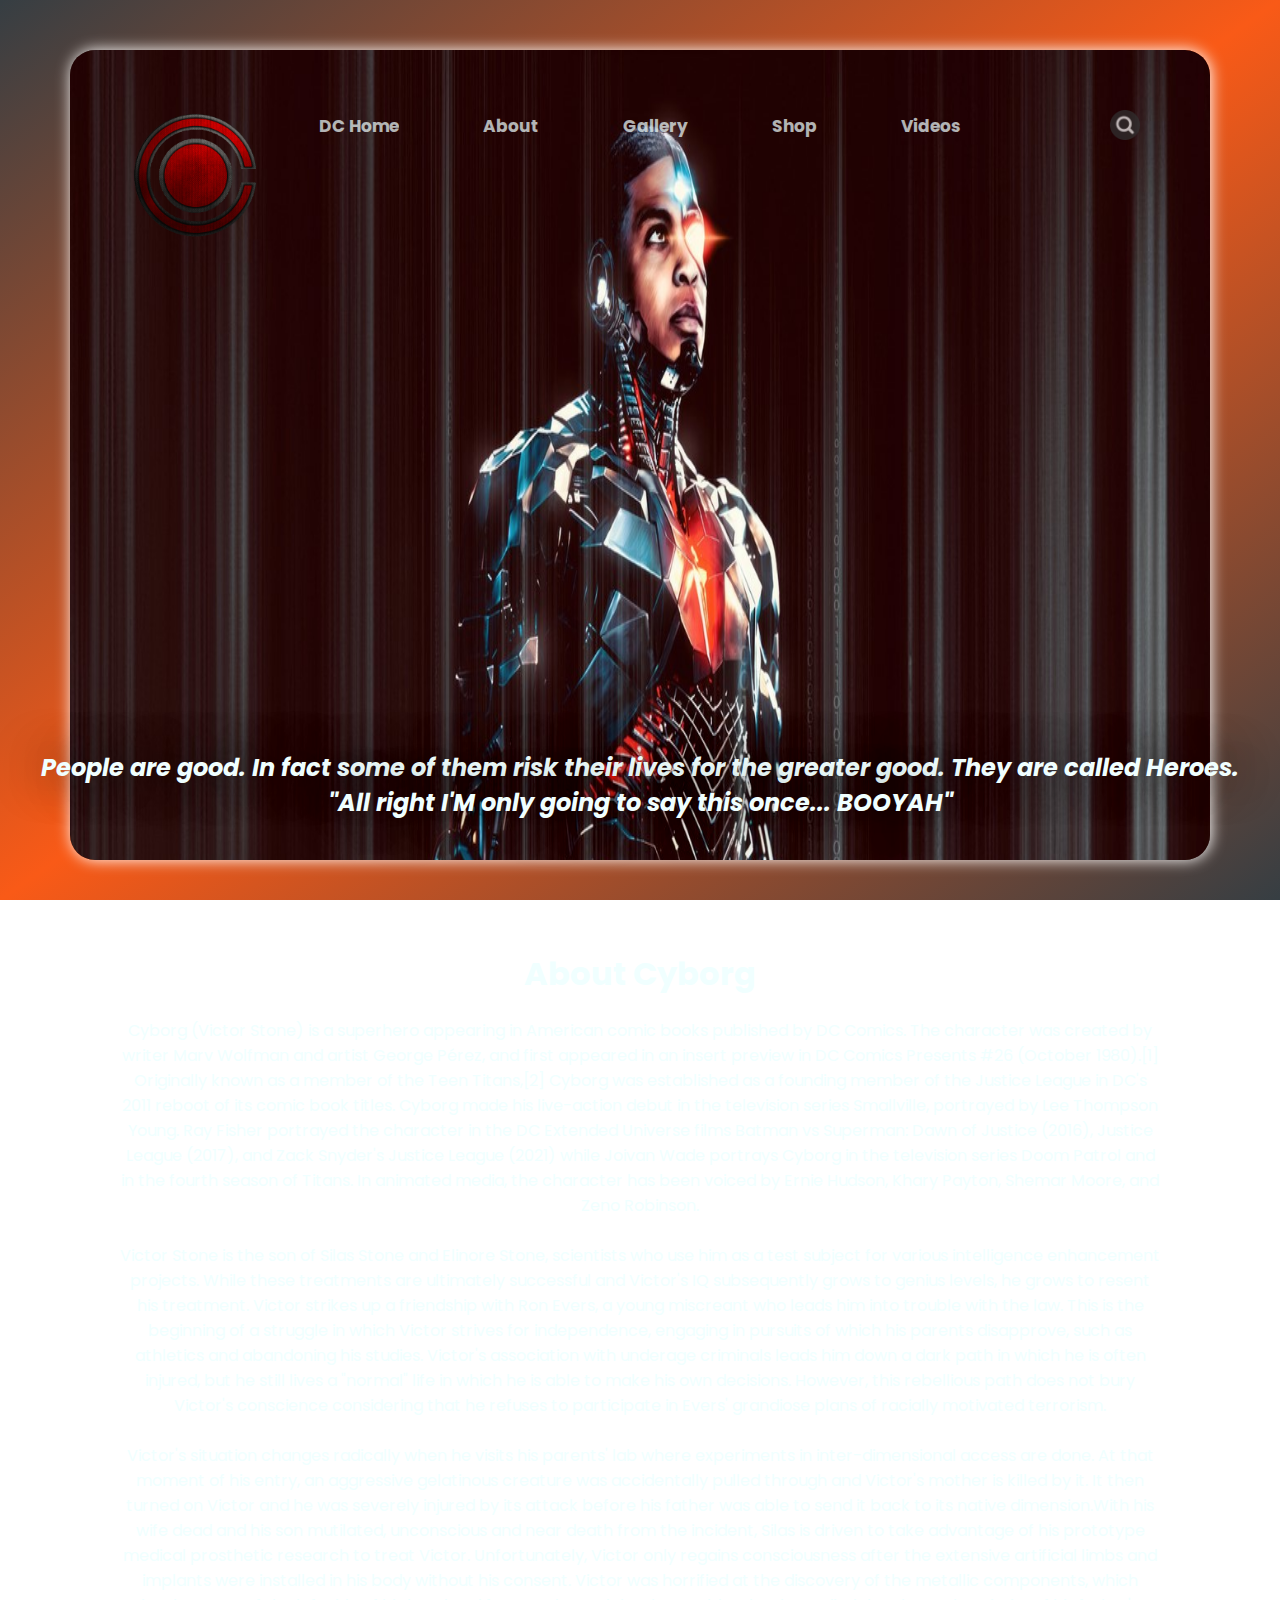
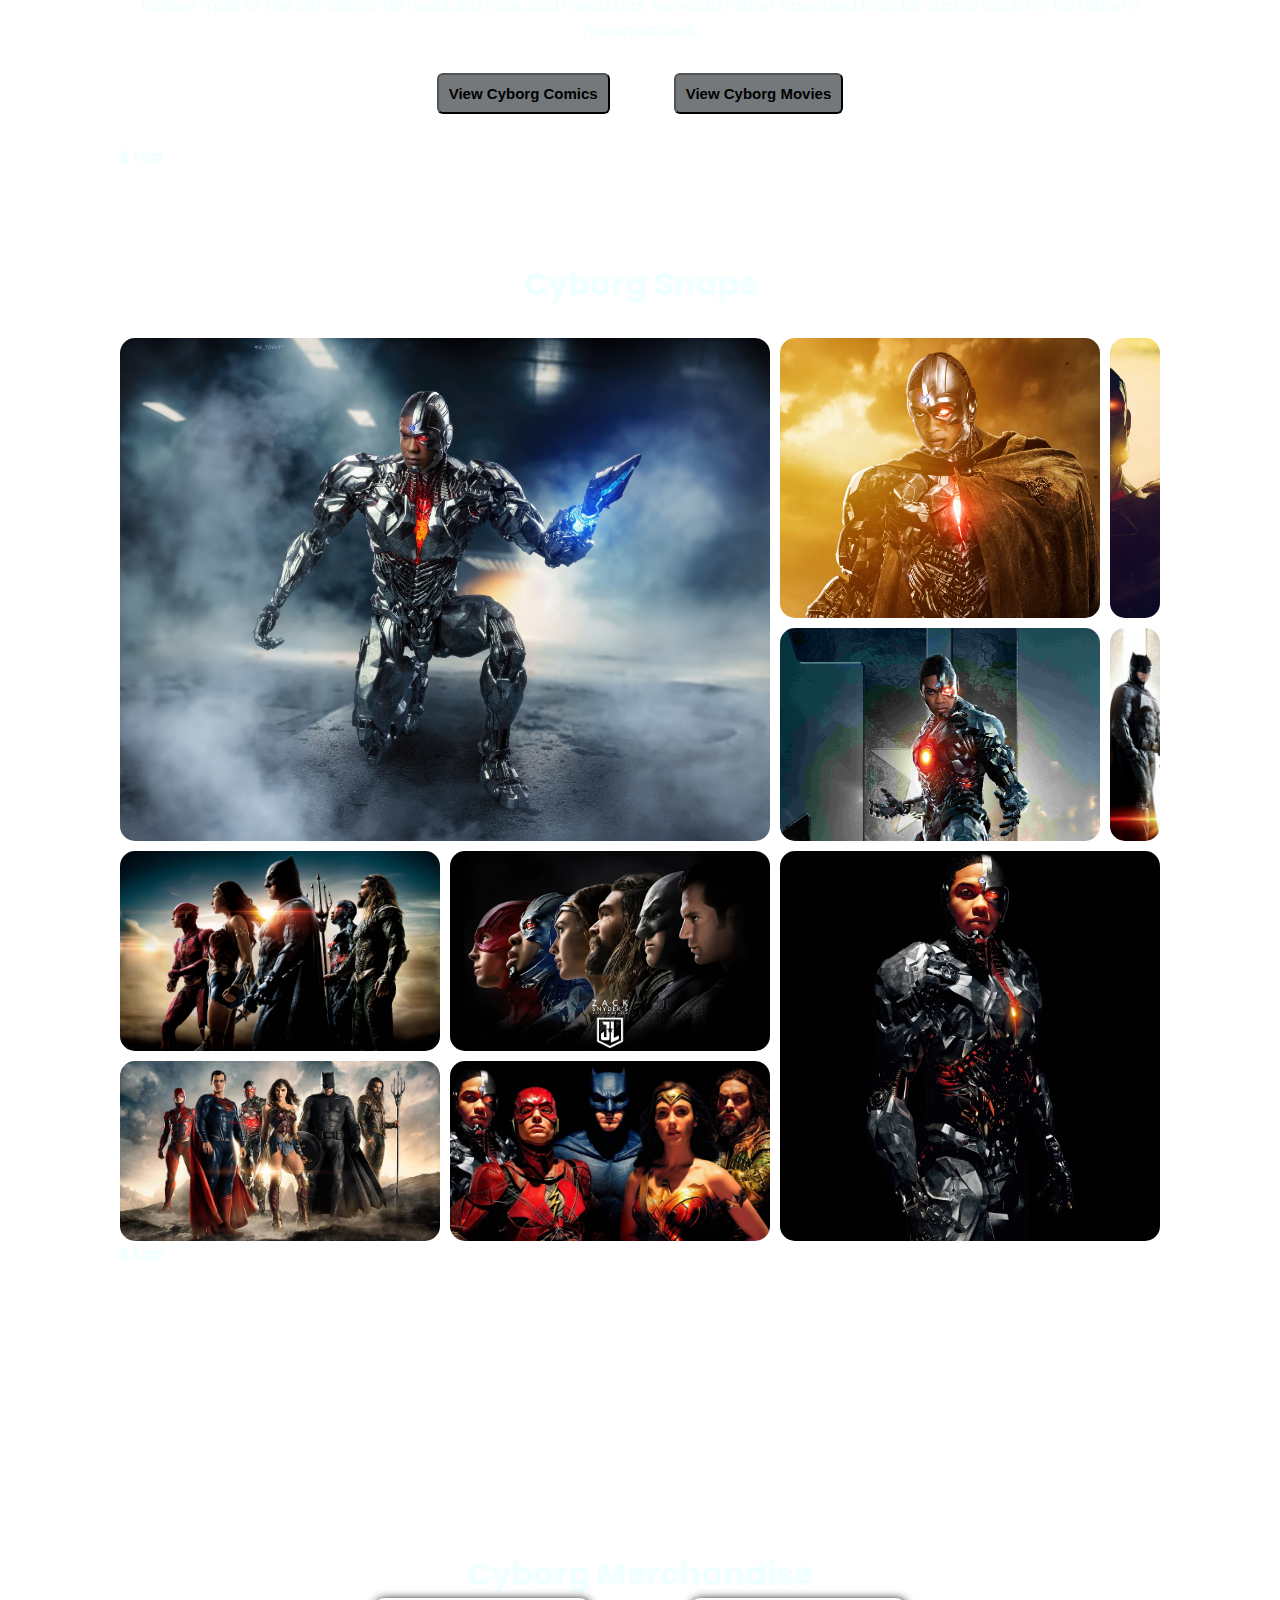
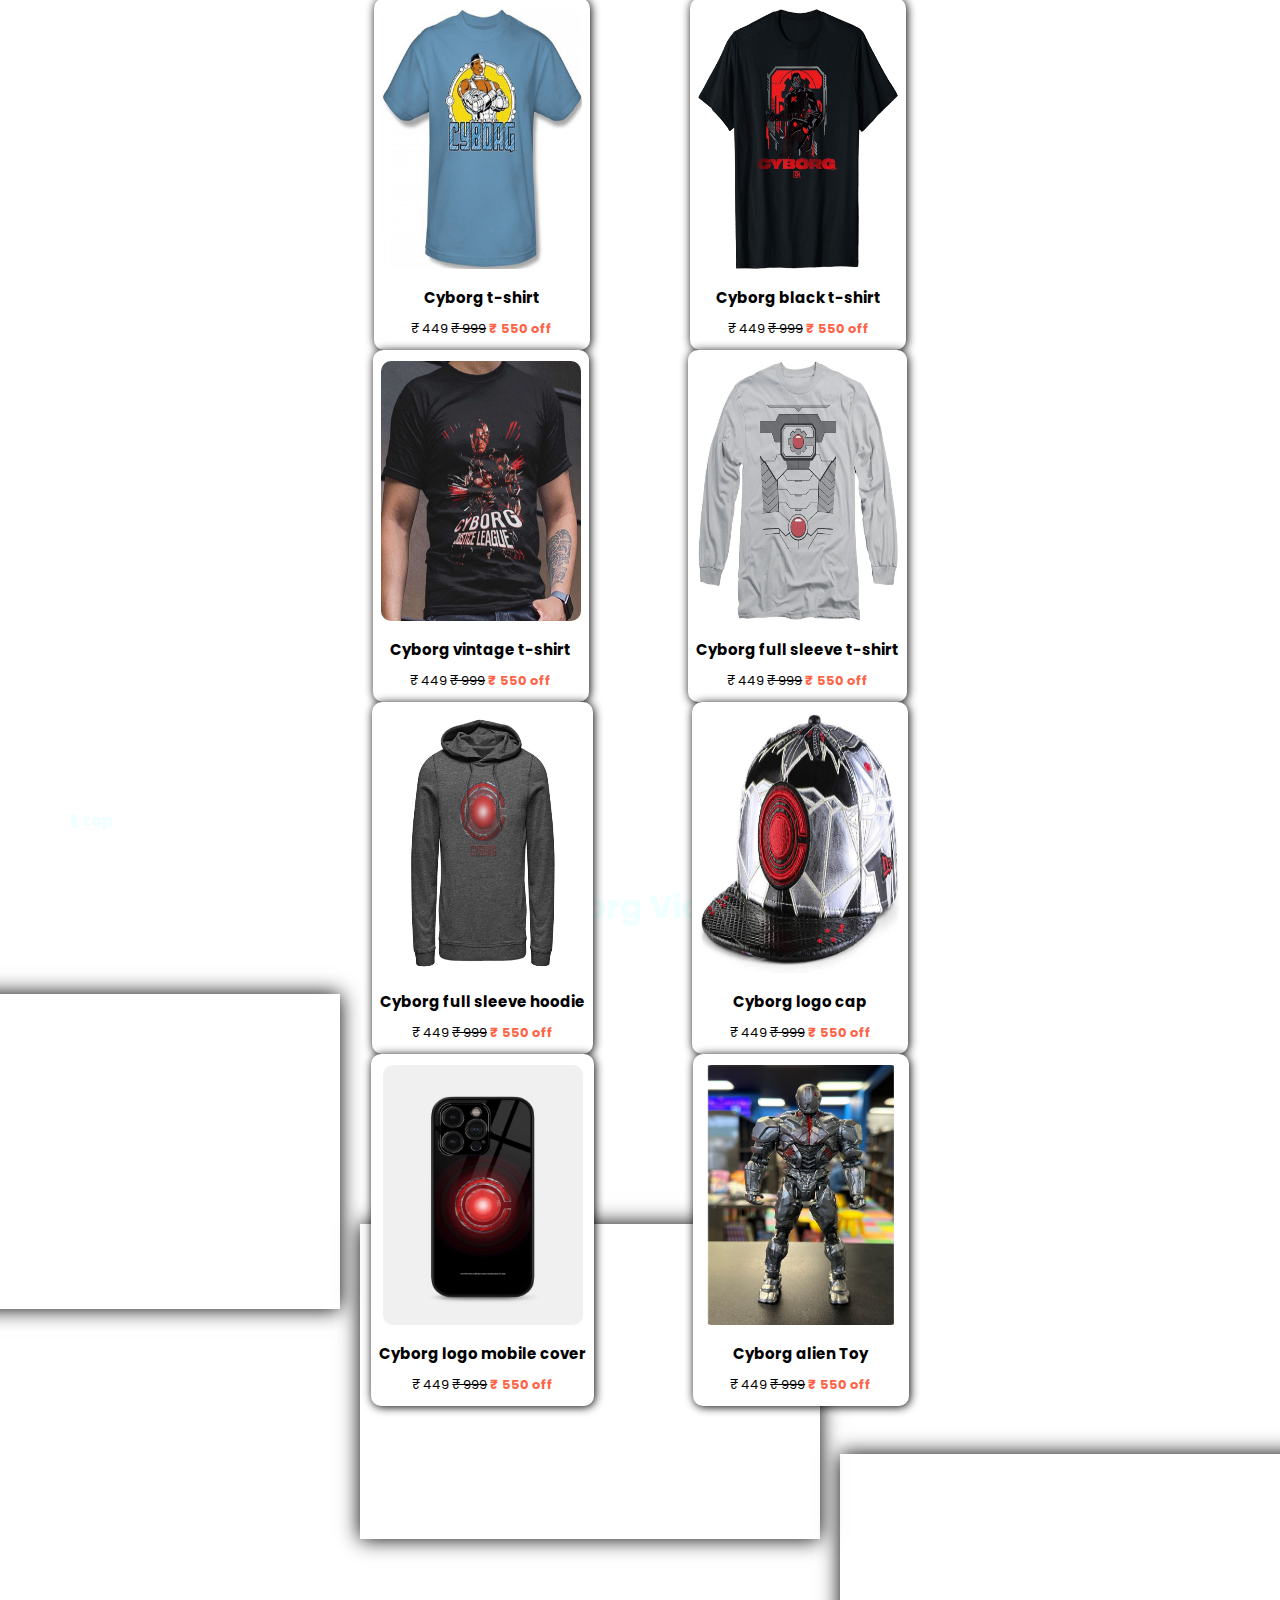
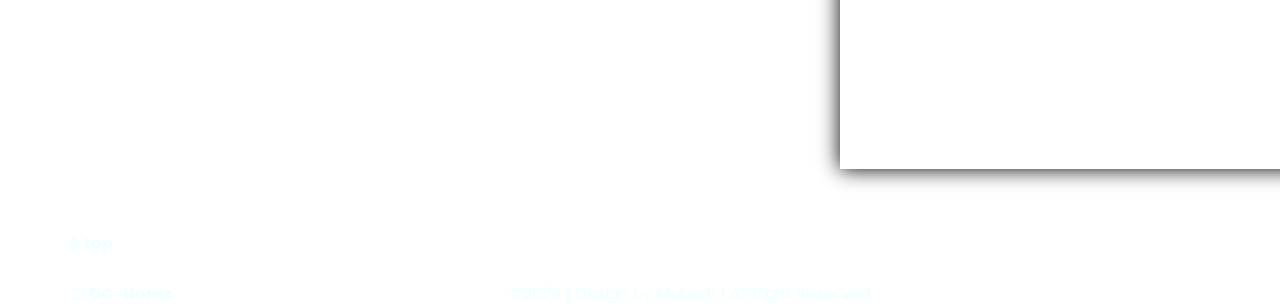
<file: DC6 Cyborg.html>
<!DOCTYPE html>
<html lang="en">

<head>
    <meta charset="UTF-8">
    <meta name="viewport" content="width=device-width, initial-scale=1.0">
    <title>DC Cyborg</title>
    <link rel="stylesheet" href="/DCstyle.css">
    <link rel="icon" href="/AssetsDC/Cy/CyLogo.png">
</head>

<body class="Cyborg">
    <header class="topic1">
        <div class="head1">
            <div>
                <img src="/AssetsDC/Cy/Screenshot 2024-06-12 143008.jpg" alt="Cyborg">
            </div>
        </div>
        <div class="container">
            <nav class="CYlogo">
                <a href=""><img src="/AssetsDC/Cy/CyLogo.png" alt="Logo"></a>
            </nav>
            <div class="menu">
                <a href="DC0 home.html">DC Home</a>
                <a href="#About">About</a>
                <a href="#Gallery">Gallery</a>
                <a href="#Shop">Shop</a>
                <a href="#Videos">Videos</a>
            </div>
            <div class="info">
                <a href=""><img src="/AssetsDC/glass.png" alt="search" width="30" height="30"></a>
            </div>
            <div class="quote"><h1>People are good. In fact some of them risk their lives for the greater good. They are called Heroes.<br>
                "All right I'M only going to say this once... BOOYAH"</h1></div>
        </div>
        </div>
    </header>
    <main>
        <div class="topic2">

            <div id="About">
                <h1>About Cyborg</h1>
                <p>Cyborg (Victor Stone) is a superhero appearing in American comic books published by DC Comics. The character was created by writer Marv Wolfman and artist George Pérez, and first appeared in an insert preview in DC Comics Presents #26 (October 1980).[1] Originally known as a member of the Teen Titans,[2] Cyborg was established as a founding member of the Justice League in DC's 2011 reboot of its comic book titles. Cyborg made his live-action debut in the television series Smallville, portrayed by Lee Thompson Young. Ray Fisher portrayed the character in the DC Extended Universe films Batman vs Superman: Dawn of Justice (2016), Justice League (2017), and Zack Snyder's Justice League (2021) while Joivan Wade portrays Cyborg in the television series Doom Patrol and in the fourth season of Titans. In animated media, the character has been voiced by Ernie Hudson, Khary Payton, Shemar Moore, and Zeno Robinson.<br> <br>
                Victor Stone is the son of Silas Stone and Elinore Stone, scientists who use him as a test subject for various intelligence enhancement projects. While these treatments are ultimately successful and Victor's IQ subsequently grows to genius levels, he grows to resent his treatment. Victor strikes up a friendship with Ron Evers, a young miscreant who leads him into trouble with the law. This is the beginning of a struggle in which Victor strives for independence, engaging in pursuits of which his parents disapprove, such as athletics and abandoning his studies. Victor's association with underage criminals leads him down a dark path in which he is often injured, but he still lives a "normal" life in which he is able to make his own decisions. However, this rebellious path does not bury Victor's conscience considering that he refuses to participate in Evers' grandiose plans of racially motivated terrorism.<br> <br>
                Victor's situation changes radically when he visits his parents' lab where experiments in inter-dimensional access are done. At that moment of his entry, an aggressive gelatinous creature was accidentally pulled through and Victor's mother is killed by it. It then turned on Victor and he was severely injured by its attack before his father was able to send it back to its native dimension.With his wife dead and his son mutilated, unconscious and near death from the incident, Silas is driven to take advantage of his prototype medical prosthetic research to treat Victor. Unfortunately, Victor only regains consciousness after the extensive artificial limbs and implants were installed in his body without his consent. Victor was horrified at the discovery of the metallic components, which involve most of the left side of his head and face, and raged that he would rather have died than be such a victim of his father's manipulations.
                </p>
                <div>
                    <button><a href="https://en.wikipedia.org/wiki/Cyborg_(DC_Comics)">View Cyborg
                            Comics</a></button>

                    <button><a
                            href="https://www.google.com/search?q=dc+cyborg+movie+films&sca_esv=49e42cec2986189a&sca_upv=1&rlz=1C1CHBD_enIN1045IN1045&ei=7tVlZteFMo2v4-EP0bexgA4&ved=0ahUKEwjXtO2c9s6GAxWN1zgGHdFbDOAQ4dUDCBA&uact=5&oq=dc+cyborg+movie+films&gs_lp=[base64]&sclient=gws-wiz-serp">View
                            Cyborg Movies</a></button>
                </div>
                <div><p class="toppage"><a href="#">&#11180 top</a></p></div>
            </div>
        </div>
        <div class="topic3">
            <div id="Gallery">
                <h1>Cyborg Snaps</h1>
                <div class="Gallery">
                    <div class="batimg1"><img src="/AssetsDC/Cy/justice-league-powerhouse-cyborg-fg-2880x1800-min-min.jpg" alt=""></div>
                    <div class="batimg2"><img src="/AssetsDC/Cy/04083ae82f262f8d9a6afd977d809fb3-min-min.jpg" alt=""></div>
                    <div class="batimg3"><img
                            src="/AssetsDC/Cy/dc5ej8o-1c94508b-4a90-4a31-9039-3ce2c5e9593f-min-min.jpg" alt="">
                    </div>
                    <div class="batimg4"><img src="/AssetsDC/Cy/wp3538523.jpg" alt=""></div>
                    <div class="batimg5"><img src="/AssetsDC/Cy/Justice_League_Justice_League_2017_Wonder_Woman_Cyborg_DC_Comics_Batman_Aquaman_Flash-577793-min-min.jpg" alt=""></div>
                    <div class="batimg6"><img src="/AssetsDC/Cy/DC_Comics_Justice_League_Batman_Wonder_Woman_Gal_Gadot_The_Flash_Cyborg_DC_Comics_Aquaman-1195297-min-min.jpg" alt=""></div>
                    <div class="batimg7"><img src="/AssetsDC/Cy/Zack_Snyders_Justice_League_2021_Movie_5K_HD_Poster_3840x2160-min-min.jpg" alt=""></div>
                    <div class="batimg8"><img
                            src="/AssetsDC/Cy/justice-league-2017-the-flash-cyborg-dc-comics-batman-wallpaper-preview.jpg" alt=""></div>
                    <div class="batimg9"><img src="/AssetsDC/Cy/DC_Comics_Wonder_Woman_Justice_League_Justice_League_2017_Batman_movies_Aquaman_The_Flash-1192400-min-min.jpg" alt=""></div>
                    <div class="batimg10"><img
                            src="/AssetsDC/Cy/878604.jpg" alt="">
                    </div>
                </div>
            </div>
            <div><p class="toppage"><a href="#">&#11180 top</a></p></div>
            <br> <br> <br> <br>
            
        </div>
        <div id="Shop">
            <h1>Cyborg Merchandise</h1>
            <div class="topi4">
                <div class="parent">
                    <div class="card">
                        <a href=""><img
                                src="/AssetsDC/Cy/DCO515-AT-2__56214.jpg"
                                alt=""></a>
                        <div class="content">
                            <h1>Cyborg t-shirt</h1>
                            <p>₹ 449 <s>₹ 999</s> <b>₹ 550 off</b></p>
                        </div>
                    </div>
                </div>
                <div class="parent">
                    <div class="card">
                        <a href=""><img src="/AssetsDC/Cy/A13usaonutL._CLa_2140,2000_81yPlEQCiRL.png_0,0,2140,2000+0.0,0.0,2140.0,2000.0_AC_UY1000_.jpg"
                                alt=""></a>
                        <div class="content">
                            <h1>Cyborg black t-shirt</h1>
                            <p>₹ 449 <s>₹ 999</s> <b>₹ 550 off</b></p>
                        </div>
                    </div>
                </div>
                <div class="parent">
                    <div class="card">
                        <a href=""><img
                                src="/AssetsDC/Cy/Justice-League-Cyborg-Vintage-T-shirt-Movie.jpg"
                                alt=""></a>
                        <div class="content">
                            <h1>Cyborg vintage t-shirt</h1>
                            <p>₹ 449 <s>₹ 999</s> <b>₹ 550 off</b></p>
                        </div>
                    </div>
                </div>
                <div class="parent">
                    <div class="card">
                        <a href=""><img src="/AssetsDC/Cy/61WZjuB58iL._AC_SL1000_.jpg"
                                alt=""></a>
                        <div class="content">
                            <h1>Cyborg full sleeve t-shirt</h1>
                            <p>₹ 449 <s>₹ 999</s> <b>₹ 550 off</b></p>
                        </div>
                    </div>
                </div>
                <div class="parent">
                    <div class="card">
                        <a href=""><img src="/AssetsDC/Cy/ZSJL_Cyborg_logo_hoodie_gray.webp" alt=""></a>
                        <div class="content">
                            <h1>Cyborg full sleeve hoodie</h1>
                            <p>₹ 449 <s>₹ 999</s> <b>₹ 550 off</b></p>
                        </div>
                    </div>
                </div>
                <div class="parent">
                    <div class="card">
                        <a href=""><img src="/AssetsDC/Cy/61Ec556StSL._AC_UY1100_.jpg" alt=""></a>
                        <div class="content">
                            <h1>Cyborg logo cap</h1>
                            <p>₹ 449 <s>₹ 999</s> <b>₹ 550 off</b></p>
                        </div>
                    </div>
                </div>
                <div class="parent">
                    <div class="card">
                        <a href=""><img src="/AssetsDC/Cy/i14mgbk1logocyborg.webp"
                                alt=""></a>
                        <div class="content">
                            <h1>Cyborg logo mobile cover</h1>
                            <p>₹ 449 <s>₹ 999</s> <b>₹ 550 off</b></p>
                        </div>
                    </div>
                </div>
                <div class="parent">
                    <div class="card">
                        <a href=""><img
                                src="/AssetsDC/Cy/170dd927-49af-4834-933f-29f09566cc94.jpg"
                                alt=""></a>
                        <div class="content">
                            <h1>Cyborg alien Toy</h1>
                            <p>₹ 449 <s>₹ 999</s> <b>₹ 550 off</b></p>
                        </div>
                    </div>
                </div>
            </div>
            <div><p class="toppage"><a href="#">&#11180 top</a></p></div>
            <br> <br> <br>
        <div id="Videos">
                    <h1>Cyborg Videos</h1>
                    <div class="videos">
                        <div class="vid1"><iframe width="560" height="315" src="https://www.youtube.com/embed/EvhPOpYT1jc?si=ig9DGUJqKH0Stphb" title="YouTube video player" frameborder="0" allow="accelerometer; autoplay; clipboard-write; encrypted-media; gyroscope; picture-in-picture; web-share" referrerpolicy="strict-origin-when-cross-origin" allowfullscreen></iframe></div>
                        <div class="vid2"><iframe width="560" height="315" src="https://www.youtube.com/embed/X7_nyzH19fk?si=-HTc6F82RrpawEgF" title="YouTube video player" frameborder="0" allow="accelerometer; autoplay; clipboard-write; encrypted-media; gyroscope; picture-in-picture; web-share" referrerpolicy="strict-origin-when-cross-origin" allowfullscreen></iframe></div>
                        <div class="vid3"><iframe width="560" height="315" src="https://www.youtube.com/embed/mPx9FMl47hM?si=AhZFdEmexHY28QG3" title="YouTube video player" frameborder="0" allow="accelerometer; autoplay; clipboard-write; encrypted-media; gyroscope; picture-in-picture; web-share" referrerpolicy="strict-origin-when-cross-origin" allowfullscreen></iframe></div>
                    
                    </div>
                </div>
        </div>
    </main>
    <footer>
        <div class="left">
            <p><a href="#">&#11180 top</a></p> <br> <br>
            <p><a href="/DC0 home.html">&#11148 DC-Home</a></p>
        </div>
    <p>&copy2024 | Design by Mukesh | All Right Reserved.</p>
    </footer>


</body>

</html>
</file>
<file: DCstyle.css>
@import url('https://fonts.googleapis.com/css2?family=Poppins:ital,wght@0,100;0,200;0,300;0,400;0,500;0,600;0,700;0,800;0,900;1,100;1,200;1,300;1,400;1,500;1,600;1,700;1,800;1,900&display=swap');

* {
    margin: 0;
    padding: 0;
    box-sizing: border-box;
}

body {
    width: 100%;
    height: 90vh;
    font-family: "Poppins", sans-serif;
    background-image: url(AssetsDC/Dc/peakpx\ \(8\).jpg), linear-gradient(to bottom right, rgb(5, 5, 5), rgb(255, 255, 255), rgb(5, 5, 5)) ;
    background-repeat: no-repeat;
    background-size: cover, cover;
    background-position: top center, center;
    background-attachment: fixed;
    
}

body.Batman {
    width: 100%;
    min-height: 100vh;
    font-family: "Poppins", sans-serif;
    background-image: linear-gradient(to bottom right, rgb(5, 5, 5), rgb(116, 120, 123), rgb(5, 5, 5));
    background-repeat: no-repeat;
    background-size: 100% 100vh;
    padding: 0px 70px;
    background-attachment: fixed;
}

body.Superman {
    width: 100%;
    min-height: 100vh;
    font-family: "Poppins", sans-serif;
    background-image: linear-gradient(to bottom right, rgb(42, 34, 254), rgb(244, 34, 34), rgb(42, 34, 254));
    background-repeat: no-repeat;
    background-size: 100% 100vh;
    padding: 0px 70px;
    background-attachment: fixed;
}

body.WWoman {
    width: 100%;
    min-height: 100vh;
    font-family: "Poppins", sans-serif;
    background-image: linear-gradient(to bottom right, rgb(122, 47, 42), rgb(210, 180, 115), rgb(122, 47, 42));
    background-repeat: no-repeat;
    background-size: 100% 100vh;
    padding: 0px 70px;
    background-attachment: fixed;
}

body.Aquaman {
    width: 100%;
    min-height: 100vh;
    font-family: "Poppins", sans-serif;
    background-image: linear-gradient(to bottom right, rgb(224, 147, 29), rgb(36, 172, 56), rgb(224, 147, 29));
    background-repeat: no-repeat;
    background-size: 100% 100vh;
    padding: 0px 70px;
    background-attachment: fixed;
}

body.Flash {
    width: 100%;
    min-height: 100vh;
    font-family: "Poppins", sans-serif;
    background-image: linear-gradient(to bottom right, rgb(237, 236, 216), rgb(131, 11, 20), rgb(237, 236, 216));
    background-repeat: no-repeat;
    background-size: 100% 100vh;
    padding: 0px 70px;
    background-attachment: fixed;
}

body.Cyborg {
    width: 100%;
    min-height: 100vh;
    font-family: "Poppins", sans-serif;
    background-image: linear-gradient(to bottom right, rgb(54, 62, 67), rgb(249, 90, 23), rgb(54, 62, 67));
    background-repeat: no-repeat;
    background-size: 100% 100vh;
    padding: 0px 70px;
    background-attachment: fixed;
}

.DClogo{
    margin-top: 50px; margin-left: 50px;
}
.DClogo img {
    width: 160px; height: 150px; 
    filter: drop-shadow(1px 1px 10px black);
    transition: 0.5s ease-in-out;
    transform: scale(1.12);
}
.DClogo img:hover{
    filter: drop-shadow(1px 1px 2px rgb(213, 220, 228));
}


.DC{
    width: 100%; height: 61vh; display: flex; justify-content: center; align-items: center;
}
.maininfo {
    position: absolute;
    right: 100px;
    top: 70px;
}
.maininfo a img{opacity: 0.7; transition: 0.5s ease-in-out;}
.maininfo a img:hover {opacity: 1;
    transform: scale(1.5);
}

ul { 
    list-style: none;
    display: flex;
    flex-direction: row;
    align-items: center;
    justify-content: center;
    flex-wrap: nowrap;
}
ul li .photo {
    margin: 8px; 
    height: 400px; width: 100px; position: relative; display: flex; align-items: center; transition: 0.5s ease-in-out; justify-content: center; row-gap: 20px; 
}
ul li div.photo img {
    display: flex; align-items: center; flex-grow: 1;
    width: 100%; height: 400px; object-fit: cover; border-radius: 50px; box-shadow: 1px 1px 10px black; transition: 0.5s ease-in-out;
    filter: grayscale(100%); opacity: 1;
}

ul li a{
    text-decoration: none; display: flex; align-items: center; justify-content: center;position: relative;
}
ul li h2 {
    position: absolute; bottom: 135px; ; font-size: 35px; color: white; text-shadow: 1px 1px 20px black; opacity: 1; transition: 0.5s ease-in-out; transform: rotate(-90deg); text-align: left; text-shadow: 1px 1px 50px black;
}
ul li div.photo:hover{
    width: 400px; 
}
ul li div.photo img:hover{
    filter: none;
}
ul li :hover h2 {
      bottom: 40px; opacity: 0; font-size: 35px; transform:rotate(0deg); 
}
div.log {
 width: 100px;
 text-align: center;
 /* position: absolute; */
 /* bottom: 145px; */ display: flex; align-items: center; justify-content: center; 
}
div.log img {
    max-width: 90px;
    max-height: 60px;
    display: flex;
    align-items: center;
    justify-content: center;
}

.fav{
    text-align: center; font-size: 20px; color: azure; font-weight: bold; text-shadow: 1px 1px 5px black; 
    margin-top: 70px;
}


.topic1 {
    width: 100%;
    height: 100vh;
    display: flex;
    flex-direction: column;
    flex-wrap: wrap;
}

.head1 {
    width: 100%;
    max-height: 90%;
    margin-top: 50px;
    /* position: absolute;
    left: 0;
    bottom: 0; */
    overflow: hidden;
    border-radius: 25px;
    box-shadow: 1px 0px 15px white;
}

.head1 div img {
    width: 100%;
    height: 100vh;
}

nav.logo img {
    width: 150px;
    height: 120px;
    position: absolute;
    left: 140px;
    top: 100px;
    transition: 0.5s ease-in-out;
    transform: scale(1.12);
}

.Suplogo img {
    width: 130px;
    height: 110px;
    position: absolute;
    left: 140px;
    top: 120px;
    transition: 0.5s ease-in-out;
    transform: scale(1.12);
}
.Flalogo img {
    width: 120px;
    height: 120px;
    position: absolute;
    left: 140px;
    top: 100px;
    transition: 0.5s ease-in-out;
    transform: scale(1.12);
}
.CYlogo img {
    width: 110px;
    height: 110px;
    position: absolute;
    left: 140px;
    top: 120px;
    transition: 0.5s ease-in-out;
    transform: scale(1.12);
}
nav img:hover {
    transform: scale(1.2);
    filter: drop-shadow(1px 0px 8px rgb(213, 220, 228));
}

.container {
    display: flex;
    justify-content: center;
}

.menu {
    position: absolute;
    top: 110px;
}

.menu a {
    text-decoration: none;
    display: inline-block;
    background-color: transparent;
    color: azure;
    opacity: 0.7;
    font-size: 17px;
    font-weight: bold;
    margin: 0px 30px;
    padding: 3px 10px;
    transition: all ease-in-out; 
}

.menu a:hover {
    transform: scale(0.95);
    background-color: azure;
    color: black;
    text-decoration: underline 3px;
    opacity: 1;
    border-radius: 25px;
    text-shadow: 1px 1px 20px rgb(213, 220, 228);
}
.info a img{opacity: 0.7; transition: 0.5s ease-in-out;}
.info a img:hover {opacity: 1;
    transform: scale(1.5)
}

.info {
    position: absolute;
    right: 140px;
    top: 110px;
}
.quote {
    position: absolute; bottom: 80px; text-align: center;  color: azure; font-size: 12px;
    text-shadow: 2px 0px 50px rgb(0, 0, 0); font-style: italic;
}

.topic2 {
    width: 100%;
    height: 100vh;
    padding: 30px 50px;
    text-align: center;
    color: azure;
}

#About {
    text-align: center;
    color: azure;
}

.topic2 h1 {
    padding: 20px;
}

#About button {
    background-color: rgb(116, 120, 123);
    color: black;
    font-size: 15px;
    font-weight: bold;
    margin: 30px;
    border-radius: 6px;
    padding: 10px;
}
.toppage{
    float: left;
    font-size: 16px;
    font-weight: bold;}

.toppage a {
    text-decoration: none;
    color: azure;

}
#About button a {
    text-decoration: none;
    color: black;
}

#About button:hover {
    box-shadow: 0px 0px 10px white;
    transform: scale(1.1);
    
}

#About button a:hover {
    color: azure;
}

.topic3 {
    width: 100%;
    height: 150vh;
    padding: 30px 50px;
    text-align: center;
    color: azure;
}

.topic3 h1 {
    padding: 30px;
}

.Gallery>div {
    display: flex;
    justify-content: center;
    align-items: center;
}

.Gallery {
    display: grid;
    grid-template-columns: repeat(auto-fit, minmax(320px, 1fr));
    grid-template-rows: repeat(auto-fit, minmax(280px, 1fr));
    gap: 10px;
    grid-auto-flow: dense;
}

.batimg1 {
    grid-column: 1/3;
    grid-row: 1/3;
}

.batimg2 {
    grid-row: 2/1;
}

.batimg3 {
    grid-row: 2/1;
}

.batimg4 {
    grid-row: 2/2;
}

.batimg5 {
    grid-row: 2/2;
}

.batimg6 {
    grid-row: 3/3;
}

.batimg7 {
    grid-row: 3/4;
}

.batimg8 {
    grid-row: 4/4;
}

.batimg9 {
    grid-row: 4/5;
}

.batimg10 {
    grid-column: 3/5;
    grid-row: 3/5;
}

.Gallery div img {
    width: 100%;
    height: 100%;
    object-fit: cover;
    border-radius: 15px;
    transition: all 0.3s;
}

.Gallery div img:hover {
    box-shadow: 0px 0px 25px white;
    transform: scale(1.1)
}

#Shop h1 {
    text-align: center;
    color: azure;
}

.topi4 {
    width: 100%;
    height: 90vh;
    padding: 0px 250px;
    display: flex;
    justify-content: space-evenly;
    align-items: center;
    gap: 0px 40px;
    flex-wrap: wrap;
}

.parent {
    position: relative;
    margin: 0px 7px;
    padding: 10px 7px;
    border: 1px solid transparent;
    border-radius: 10px;
    background-color: white;
    box-shadow: 1px 1px 10px black;
    transition: all 0.3s;
}

.card {
    display: flex;
    flex-direction: column;
    align-items: center;
    justify-content: center;
}

.card img {
    width: 200px;
    height: 260px;
    border-radius: 10px;
    
}

.parent:hover{
    box-shadow: 0px 0px 25px white;
    transform: scale(1.1);
}

.content {
    font-size: 7px;
    padding-top: 10px;
    text-align: center;
}

div.content>h1 {
    color: black !important;
    font-size: 15px;
}

.content p {
    font-size: 13px;
    color: black;
    padding-top: 10px;
}

.content s {
    font-size: 13px;
    color: black;
}

.content b {
    font-size: 13px;
    color: tomato;
}

#Videos h1 {
    text-align: center;
    color: azure;
}

.videos {
    width: 100%;
    height: 100vh;
    padding: 0px 70px;
    color: azure;
    display: flex;
    justify-content: center;
    align-items: center;
    gap: 0px 20px;
    flex-wrap: wrap;
}

.videos>div {
    display: flex;
    justify-content: center;
    align-items: center;
    flex-wrap: wrap;
}

.videos {
    display: grid;
    grid-template-columns: repeat(auto-fit, minmax(460px, 1fr));
    grid-template-rows: repeat(auto-fit, minmax(250px, 1fr));
    gap: 20px;
    grid-auto-flow: dense
}

.vid1 {
    grid-row: 1/1;
    box-shadow: 0px 0px 20px black;
    transition: all 0.3s;
}

.vid2 {
    grid-column: 2/2;
    grid-row: 1/3;
    box-shadow: 0px 0px 20px black;
    transition: all 0.3s;
}

.vid3 {
    grid-row: 2/3;
    grid-column: 3/3;
    box-shadow: 0px 0px 20px black;
    transition: all 0.3s;
}

.videos div:hover {
    box-shadow: 0px 0px 25px white;
    transform: scale(1.1)
}

footer {
    text-align: center;
    color: azure;
}

footer a {
    text-decoration: none;
    color: azure;
    float: left;
    font-size: 16px;
    font-weight: bold;
}
footer.main {
    position: fixed;
    bottom: 0;
    width: 100%;
    text-align: center;
    text-shadow: 1px 1px 5px black;
}
::placeholder {
    color: rgba(240, 255, 255, 0.514); font-size: 13px;
}
input {
    color: azure; font-weight: bold;
}
</file>
